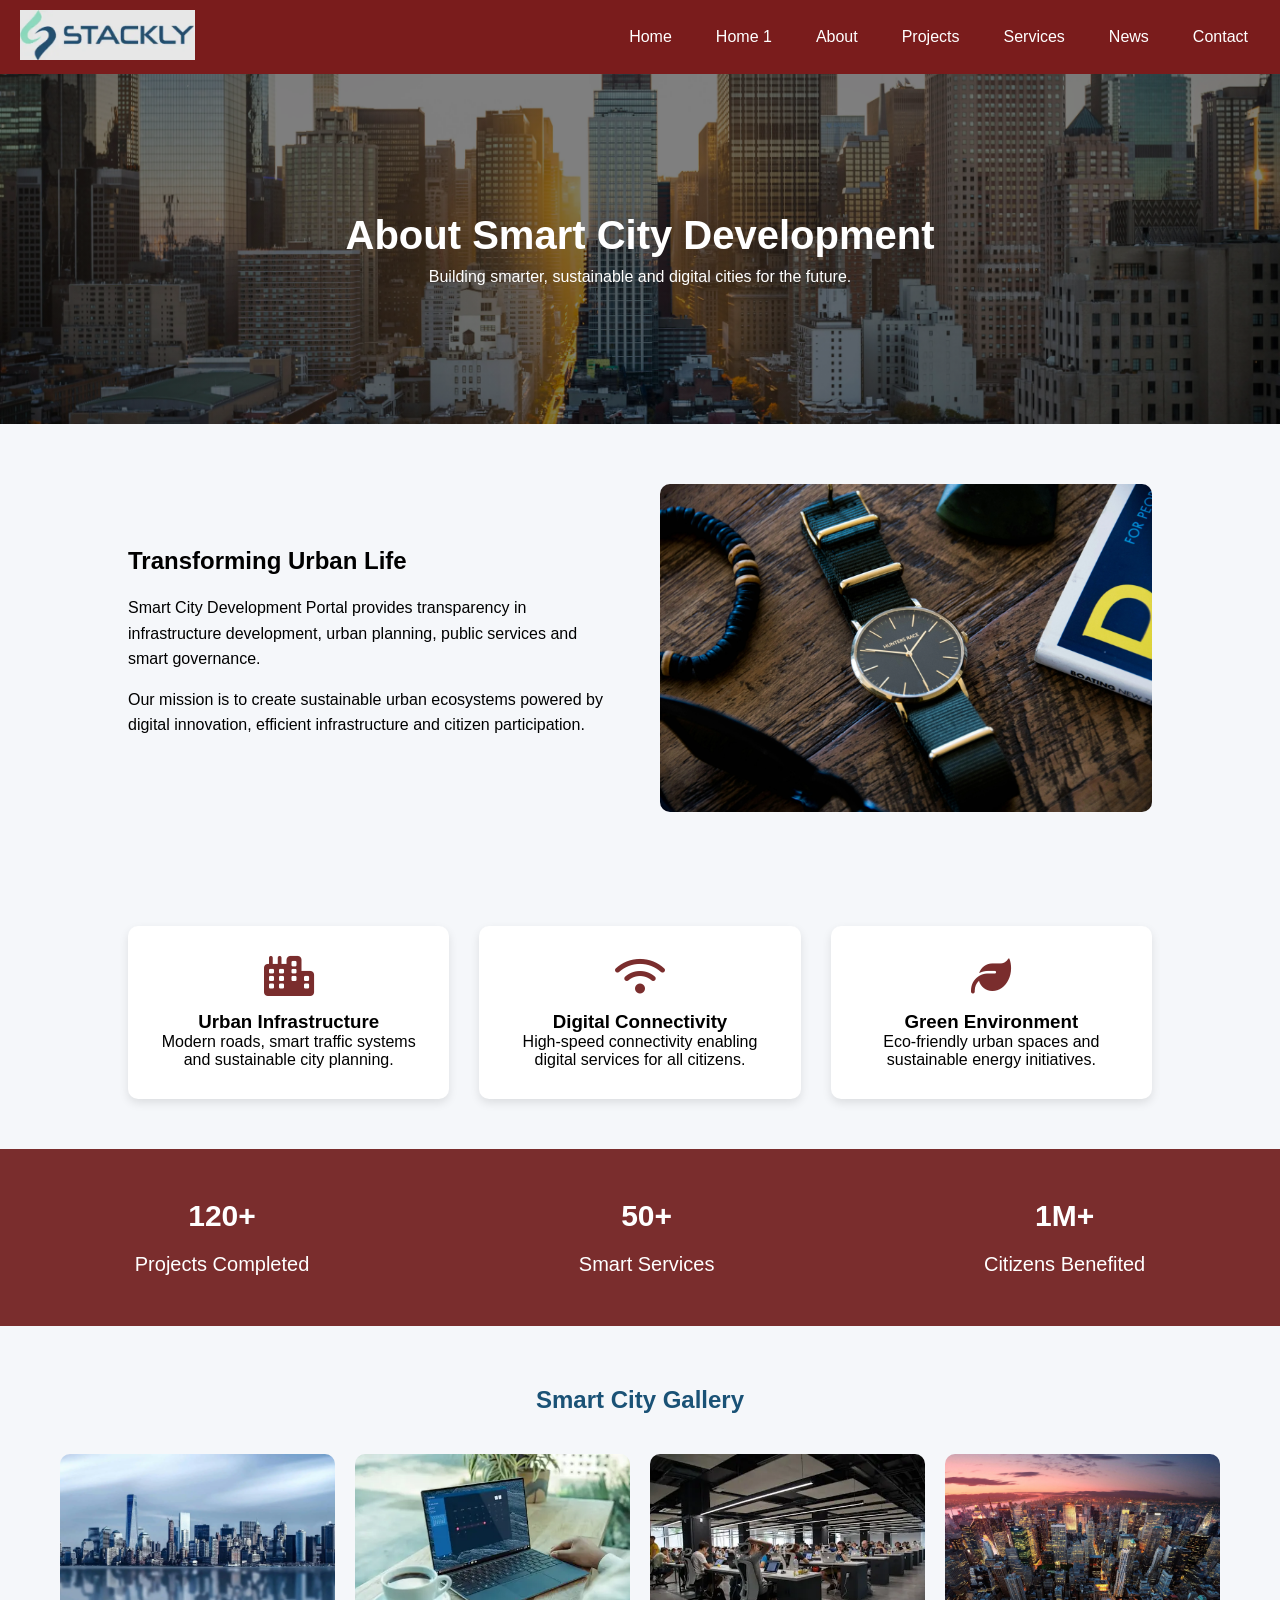
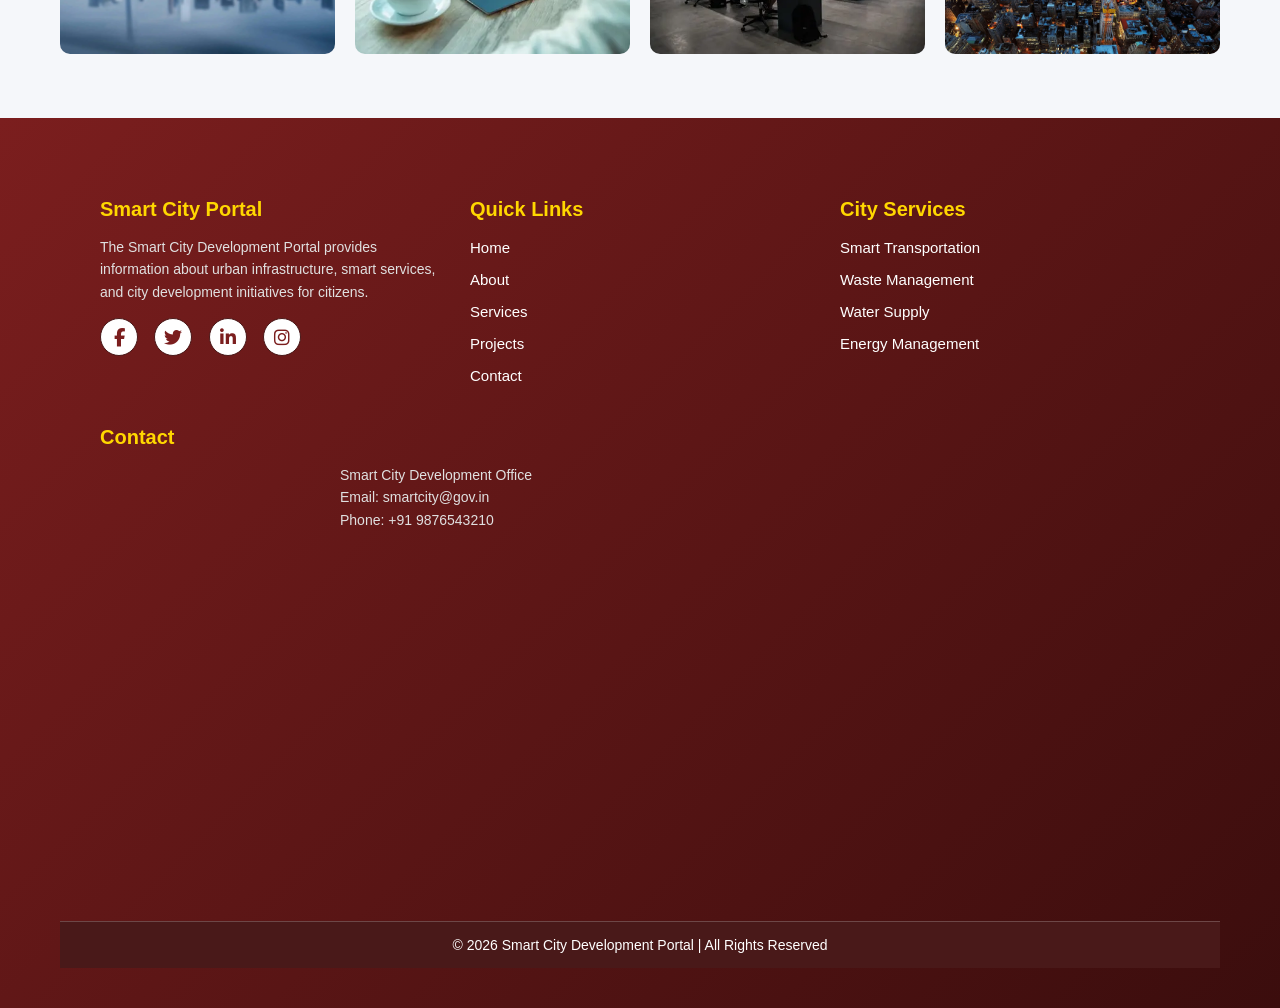
<file: about.html>
<!DOCTYPE html>
<html lang="en">
<head>
<link rel="stylesheet" href="footer.css">
<link rel="stylesheet" href="./news.css">
<link rel="stylesheet" href="header.css">
<script src="header.js" defer></script>
    <link rel="stylesheet"
href="https://cdnjs.cloudflare.com/ajax/libs/font-awesome/6.5.0/css/all.min.css">
    <link rel="stylesheet"
href="https://cdnjs.cloudflare.com/ajax/libs/font-awesome/6.5.0/css/all.min.css">

<meta charset="UTF-8">
<meta name="viewport" content="width=device-width, initial-scale=1.0">

<title>About - Smart City Portal</title>

<link rel="stylesheet" href="style.css">

<link rel="stylesheet"
href="https://cdnjs.cloudflare.com/ajax/libs/font-awesome/6.5.0/css/all.min.css">

</head>

<body>
<header class="top-header">

  <a href="about.html">
    <img src="./images/white-logo.webp" class="site-logo">
  </a>

  <ul class="main-menu" id="mainMenu">
    <li><a href="index.html">Home</a></li>
    <li><a href="home1.html">Home 1</a></li>
    <li><a href="about.html">About</a></li>
    <li><a href="projects.html">Projects</a></li>
    <li><a href="services.html">Services</a></li>
    <li><a href="news.html">News</a></li>
    <li><a href="contact.html">Contact</a></li>
  </ul>

  <div class="hamburger" onclick="openMenu()">
    <i class="fa-solid fa-bars"></i>
  </div>

</header>
<!-- HERO SECTION -->

<section class="about-hero">

<h1>About Smart City Development</h1>
<p>Building smarter, sustainable and digital cities for the future.</p>

</section>


<!-- ABOUT INFO -->

<section class="about-section">

<div class="about-text">

<h2>Transforming Urban Life</h2>

<p>
Smart City Development Portal provides transparency
in infrastructure development, urban planning,
public services and smart governance.
</p>

<p>
Our mission is to create sustainable urban
ecosystems powered by digital innovation,
efficient infrastructure and citizen participation.
</p>

</div>

<div class="about-img">

<img src="./images/photo-1508057198894-247b23fe5ade (4).webp">

</div>

</section>


<!-- FEATURES -->

<section class="features">

<div class="feature-card">

<i class="fa-solid fa-city"></i>

<h3>Urban Infrastructure</h3>

<p>
Modern roads, smart traffic systems and
sustainable city planning.
</p>

</div>


<div class="feature-card">

<i class="fa-solid fa-wifi"></i>

<h3>Digital Connectivity</h3>

<p>
High-speed connectivity enabling digital
services for all citizens.
</p>

</div>


<div class="feature-card">

<i class="fa-solid fa-leaf"></i>

<h3>Green Environment</h3>

<p>
Eco-friendly urban spaces and
sustainable energy initiatives.
</p>

</div>

</section>


<!-- STATISTICS -->

<section class="stats">

<div class="stat-box">

<h2>120+</h2>
<p>Projects Completed</p>

</div>

<div class="stat-box">

<h2>50+</h2>
<p>Smart Services</p>

</div>

<div class="stat-box">

<h2>1M+</h2>
<p>Citizens Benefited</p>

</div>

</section>
<!-- GALLERY -->

<section class="gallery-section">
    <h2>Smart City Gallery</h2>
    <div class="gallery-container">
        <div class="gallery-item">
            <img src="./images/serene-city-skyline-reflection-66v8v8839ok723z9.webp" alt="City 1">
        </div>
        <div class="gallery-item">
            <img src="./images/photo-1593642634315-48f5414c3ad9.webp" alt="City 2">
        </div>
        <div class="gallery-item">
            <img src="./images/photo-1504384308090-c894fdcc538d.webp" alt="City 3">
        </div>
        <div class="gallery-item">
            <img src="./images/492726.webp" alt="City 4">
        </div>
    </div>
</section>
<footer class="footer">

<div class="footer-container">

<!-- About -->
<div class="footer-box">
<h3>Smart City Portal</h3>
<p>
The Smart City Development Portal provides information
about urban infrastructure, smart services, and city
development initiatives for citizens.
</p>
<div class="footer-social">

<a href="404.html"><i class="fa-brands fa-facebook-f"></i></a>

<a href="404.html"><i class="fa-brands fa-twitter"></i></a>

<a href="404.html"><i class="fa-brands fa-linkedin-in"></i></a>

<a href="404.html"><i class="fa-brands fa-instagram"></i></a>

</div>

</div>
<!-- Quick Links -->

<div class="footer-box">

<h3>Quick Links</h3>

<ul>
<li><a href="index.html">Home</a></li>
<li><a href="about.html">About</a></li>
<li><a href="services.html">Services</a></li>
<li><a href="projects.html">Projects</a></li>
<li><a href="contact.html">Contact</a></li>
</ul>

</div>


<!-- Services -->

<div class="footer-box">

<h3>City Services</h3>

<ul>
<li><a href="#">Smart Transportation</a></li>
<li><a href="#">Waste Management</a></li>
<li><a href="#">Water Supply</a></li>
<li><a href="#">Energy Management</a></li>
</ul>

</div>


<!-- Contact -->

<div class="footer-box">

<h3>Contact</h3>

<p>Smart City Development Office</p>
<p>Email: smartcity@gov.in</p>
<p>Phone: +91 9876543210</p>

</div>

</div>

<div class="map-container">
    <iframe 
    src="https://maps.google.com/maps?q=Hyderabad%20India&output=embed">
    </iframe>
</div>
<div class="footer-bottom">

<p>© 2026 Smart City Development Portal | All Rights Reserved</p>

</div>

</footer>

<script>
function openMenu(){
  document.getElementById("mainMenu").classList.toggle("show");
}
</script>
</body>
</html>
</file>
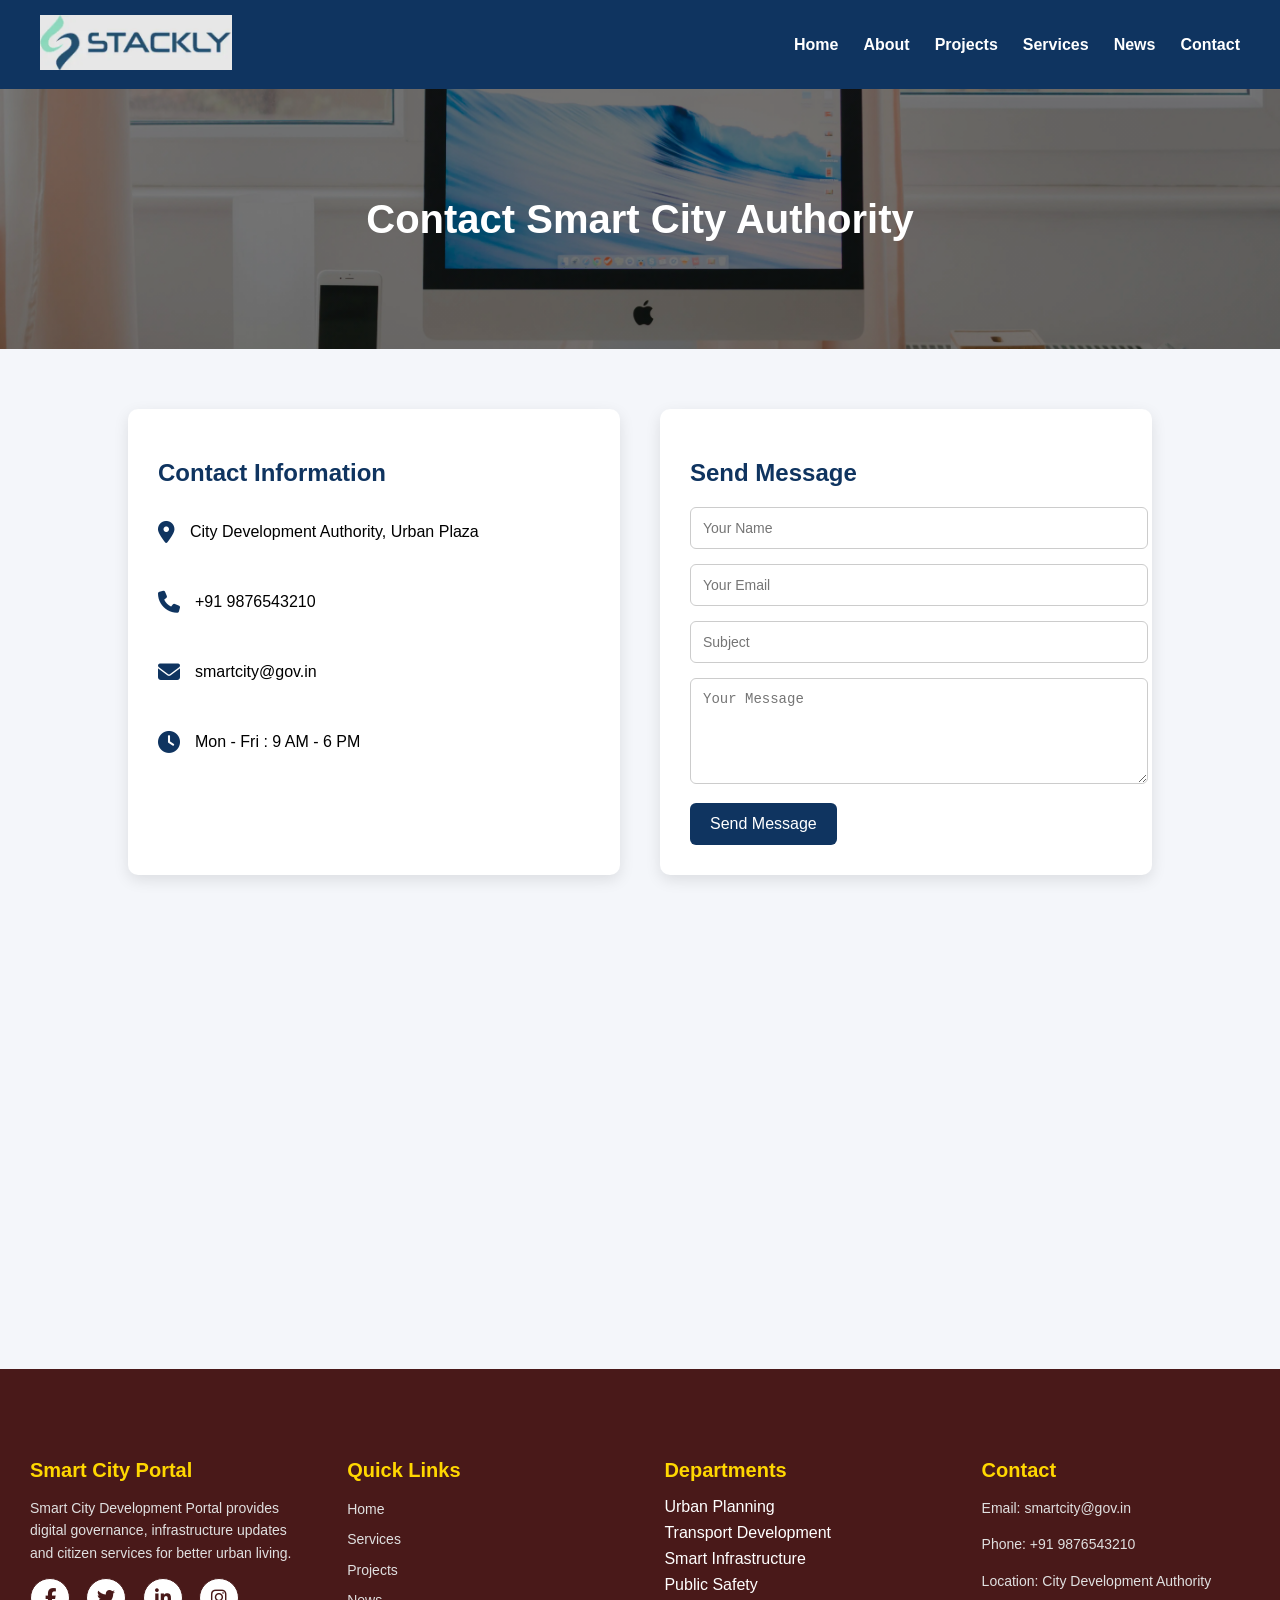
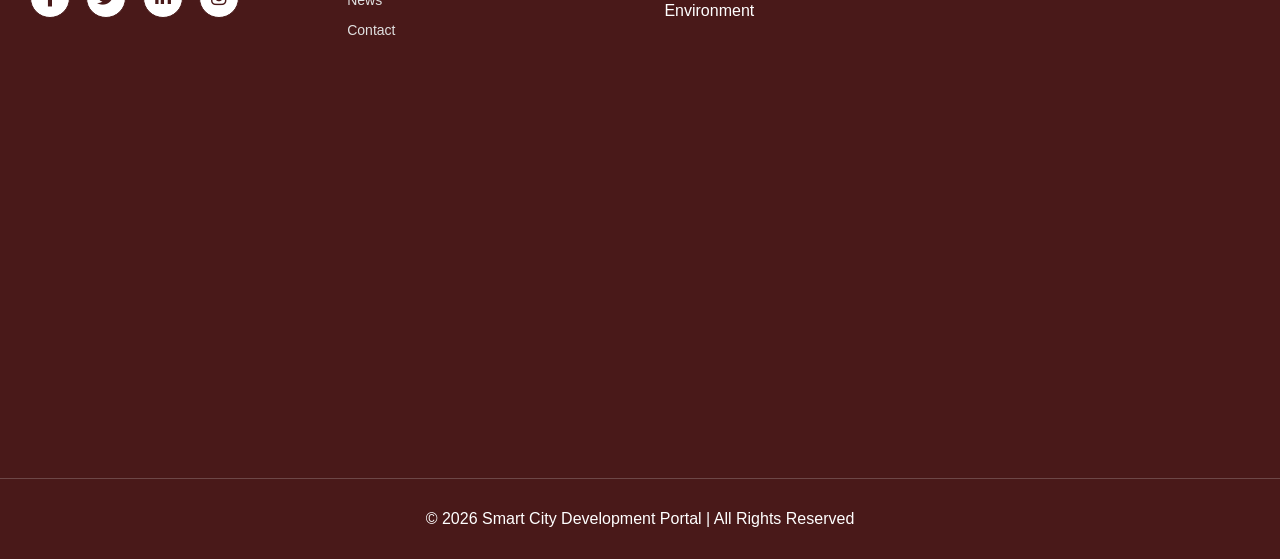
<file: contact.html>
<!DOCTYPE html>
<html>
<head>
   <link rel="stylesheet" href="header.css">
<script src="header.js" defer></script>

    <link rel="stylesheet" href="footer.css">
<link rel="stylesheet" href="./news.css">
<link rel="stylesheet"
href="https://cdnjs.cloudflare.com/ajax/libs/font-awesome/6.5.0/css/all.min.css">
<title>Contact - Smart City Development Portal</title>

<meta name="viewport" content="width=device-width, initial-scale=1.0">

<link rel="stylesheet"
href="https://cdnjs.cloudflare.com/ajax/libs/font-awesome/6.5.0/css/all.min.css">

<style>

body{
margin:0;
font-family:Arial;
background:#f4f6fa;
}


/* HEADER */

header{
background:#0f3460;
color:white;
padding:20px;
text-align:center;
}

nav a{
color:white;
margin:12px;
text-decoration:none;
font-weight:bold;
}

nav a:hover{
color:#ffcc00;
}


/* HERO */

.contact-hero{
height:260px;
background:linear-gradient(rgba(0,0,0,0.5),rgba(0,0,0,0.5)),
url("./images/photo-1492724441997-5dc865305da7.webp");
background-size:cover;
background-position:center;
display:flex;
align-items:center;
justify-content:center;
color:white;
font-size:40px;
font-weight:bold;
}


/* CONTACT SECTION */

.contact-container{
display:grid;
grid-template-columns:1fr 1fr;
gap:40px;
padding:60px 10%;
}


/* CONTACT INFO */

.contact-info{
background:white;
padding:30px;
border-radius:10px;
box-shadow:0 5px 15px rgba(0,0,0,0.1);
}

.contact-info h2{
color:#0f3460;
margin-bottom:20px;
}

.info-box{
display:flex;
align-items:center;
margin-bottom:20px;
}

.info-box i{
font-size:22px;
color:#0f3460;
margin-right:15px;
}


/* FORM */

.contact-form{
background:white;
padding:30px;
border-radius:10px;
box-shadow:0 5px 15px rgba(0,0,0,0.1);
}

.contact-form h2{
color:#0f3460;
margin-bottom:20px;
}

.contact-form input,
.contact-form textarea{
width:100%;
padding:12px;
margin-bottom:15px;
border-radius:6px;
border:1px solid #ccc;
font-size:14px;
}

.contact-form button{
background:#0f3460;
color:white;
padding:12px 20px;
border:none;
border-radius:6px;
cursor:pointer;
font-size:16px;
transition:0.3s;
}

.contact-form button:hover{
background:#ffcc00;
color:black;
}


/* MAP */

.map{
padding:40px 10%;
}

.map iframe{
width:100%;
height:350px;
border:none;
border-radius:10px;
}


/* FOOTER */

.footer{
background:rgb(73,25,25);
padding-top:40px;
color:white;
}

.footer-container{
display:flex;
justify-content:space-between;
padding:30px;
flex-wrap:wrap;
}

.footer-box{
width:22%;
}

.footer-box h3{
margin-bottom:15px;
}

.footer-box p,
.footer-box a{
color:#e0e0e0;
font-size:14px;
line-height:1.6;
text-decoration:none;
}

.footer-box ul{
list-style:none;
padding:0;
}

.footer-box ul li{
margin-bottom:8px;
}

.footer-social a{
display:inline-block;
margin-right:12px;
font-size:18px;
width:38px;
height:38px;
text-align:center;
line-height:38px;
border-radius:50%;
background:white;
color:rgb(73,25,25);
border:1px solid rgb(73,25,25);
transition:0.3s;
}

.footer-social a:hover{
transform:translateY(-5px);
}

.footer-bottom{
text-align:center;
background:rgb(73,25,25);
padding:15px 0;
margin-top:20px;
}


/* RESPONSIVE */

@media(max-width:900px){

.contact-container{
grid-template-columns:1fr;
}

.footer-box{
width:45%;
margin-bottom:20px;
}

}

@media(max-width:500px){

.footer-box{
width:100%;
}

.contact-hero{
font-size:28px;
}

}

</style>

</head>


<body>

<header class="top-header">

<a href="contact.html">
<img src="./images/white-logo.webp" class="site-logo">
</a>

<ul class="main-menu" id="mainMenu">

<li><a href="index.html">Home</a></li>
<li><a href="about.html">About</a></li>
<li><a href="projects.html">Projects</a></li>
<li><a href="services.html">Services</a></li>
<li><a href="news.html">News</a></li>
<li><a href="contact.html">Contact</a></li>

</ul>

<div class="hamburger" onclick="openMenu()">
<i class="fa-solid fa-bars"></i>
</div>

</header>


<div class="contact-hero">

Contact Smart City Authority

</div>



<section class="contact-container">


<div class="contact-info">

<h2>Contact Information</h2>

<div class="info-box">

<i class="fa-solid fa-location-dot"></i>

<p>City Development Authority, Urban Plaza</p>

</div>


<div class="info-box">

<i class="fa-solid fa-phone"></i>

<p>+91 9876543210</p>

</div>


<div class="info-box">

<i class="fa-solid fa-envelope"></i>

<p>smartcity@gov.in</p>

</div>


<div class="info-box">

<i class="fa-solid fa-clock"></i>

<p>Mon - Fri : 9 AM - 6 PM</p>

</div>

</div>



<div class="contact-form">

<h2>Send Message</h2>

<form>

<input type="text" placeholder="Your Name" required>

<input type="email" placeholder="Your Email" required>

<input type="text" placeholder="Subject">

<textarea rows="5" placeholder="Your Message"></textarea>

<button type="submit">Send Message</button>

</form>

</div>


</section>



<section class="map">

<iframe
src="https://maps.google.com/maps?q=hyderabad&t=&z=13&ie=UTF8&iwloc=&output=embed">
</iframe>

</section>



<footer class="footer">

<div class="footer-container">


<div class="footer-box">

<h3>Smart City Portal</h3>

<p>
Smart City Development Portal provides digital governance,
infrastructure updates and citizen services for better urban living.
</p>

<div class="footer-social">

<a href="404.html"><i class="fa-brands fa-facebook-f"></i></a>

<a href="404.html"><i class="fa-brands fa-twitter"></i></a>

<a href="404.html"><i class="fa-brands fa-linkedin-in"></i></a>

<a href="404.html"><i class="fa-brands fa-instagram"></i></a>

</div>

</div>



<div class="footer-box">

<h3>Quick Links</h3>

<ul>

<li><a href="index.html">Home</a></li>

<li><a href="services.html">Services</a></li>

<li><a href="projects.html">Projects</a></li>

<li><a href="news.html">News</a></li>

<li><a href="contact.html">Contact</a></li>

</ul>

</div>



<div class="footer-box">

<h3>Departments</h3>

<ul>

<li>Urban Planning</li>

<li>Transport Development</li>

<li>Smart Infrastructure</li>

<li>Public Safety</li>

<li>Environment</li>

</ul>

</div>



<div class="footer-box">

<h3>Contact</h3>

<p>Email: smartcity@gov.in</p>

<p>Phone: +91 9876543210</p>

<p>Location: City Development Authority</p>

</div>


</div>

<div class="map-container">
    <iframe 
    src="https://maps.google.com/maps?q=Hyderabad%20India&output=embed">
    </iframe>
</div>
<div class="footer-bottom">

<p>© 2026 Smart City Development Portal | All Rights Reserved</p>

</div>

</footer>

<script>
function openMenu(){
document.getElementById("mainMenu").classList.toggle("show");
}
</script>
</body>
</html>
</file>
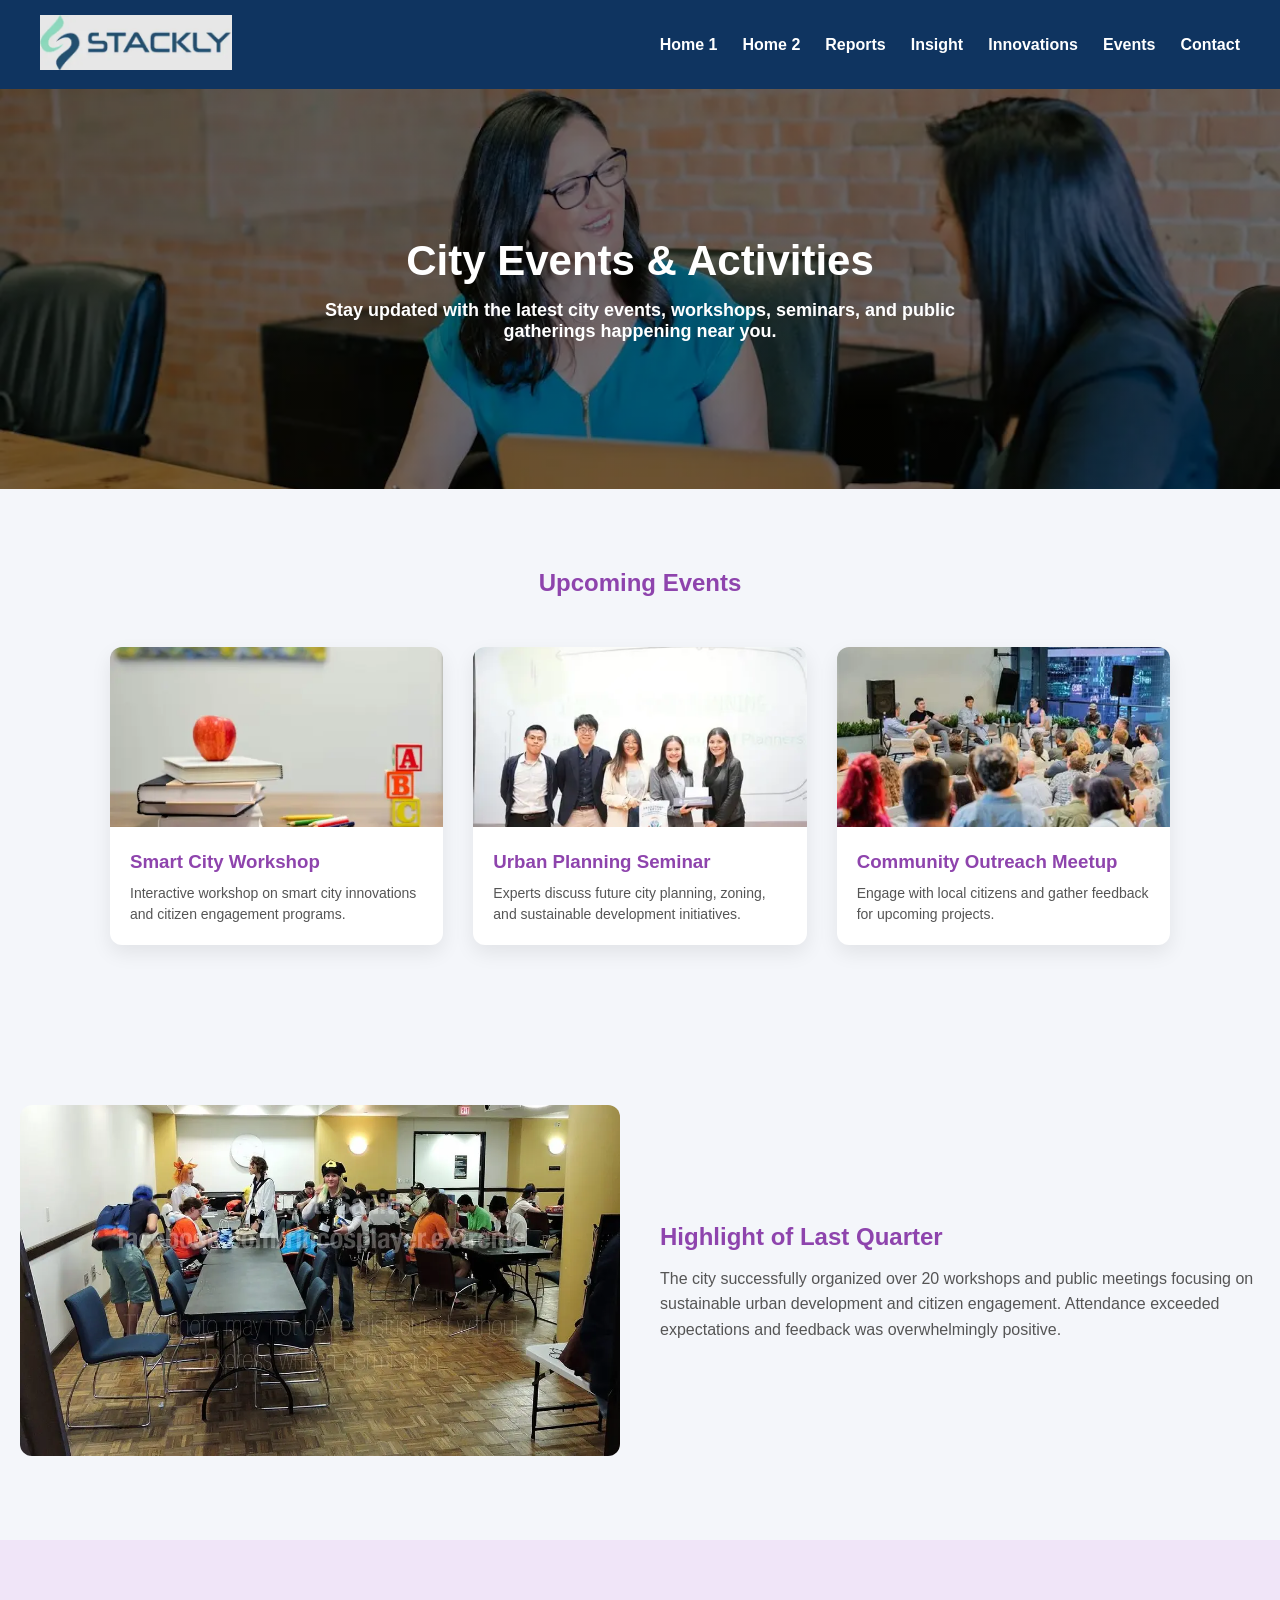
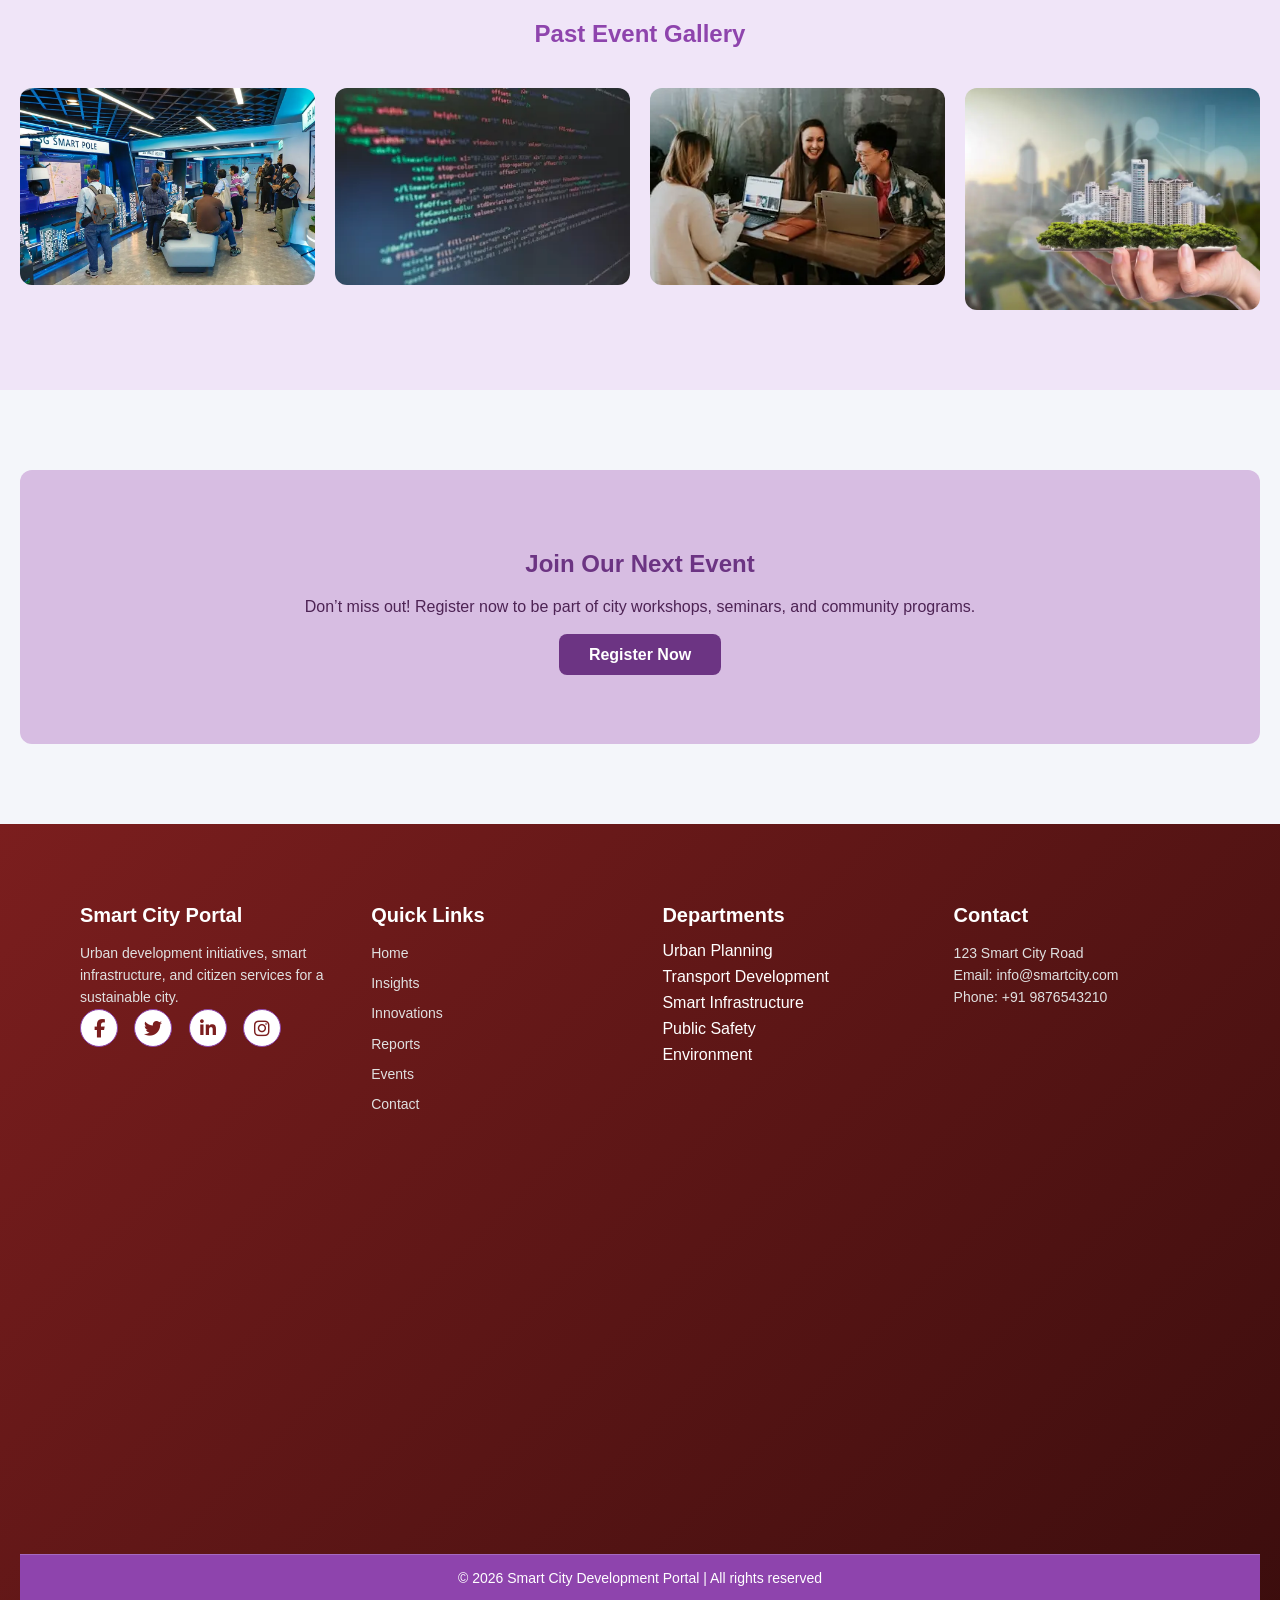
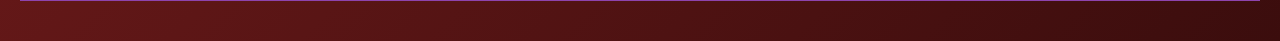
<file: events.html>
<!DOCTYPE html>
<html lang="en">
<head>
<meta charset="UTF-8">
<meta name="viewport" content="width=device-width, initial-scale=1.0">
<title>Events - Smart City Portal</title>

<link rel="stylesheet" href="header.css">
<script src="header.js" defer></script>
<link rel="stylesheet" href="./news.css">
<link rel="stylesheet" href="footer.css">
<link rel="stylesheet"
href="https://cdnjs.cloudflare.com/ajax/libs/font-awesome/6.5.0/css/all.min.css">
<link rel="stylesheet" href="https://cdnjs.cloudflare.com/ajax/libs/font-awesome/6.5.0/css/all.min.css">
<style>
/* ===== GLOBAL ===== */
*{margin:0;padding:0;box-sizing:border-box;font-family:"Poppins",sans-serif;}
body{background:#f4f6fa;color:#333;}
a{text-decoration:none;color:inherit;}
ul{list-style:none;}

/* ===== HEADER ===== */
header{
  display:flex; justify-content:space-between; align-items:center;
  padding:18px 40px; background:#8e44ad; color:white; /* unique Events page color */
}
header img{height:60px;}
nav a{margin:0 15px; font-weight:bold; color:white; transition:0.3s;}
nav a:hover{color:#ffcc00;}
.menu-toggle{display:none; font-size:28px; cursor:pointer;}

/* ===== HERO ===== */
.hero{
  height:400px; display:flex; flex-direction:column; align-items:center; justify-content:center; text-align:center;
  background: linear-gradient(rgba(0,0,0,0.5), rgba(0,0,0,0.5)), 
              url('./images/photo-1551836022-d5d88e9218df.webp');
  background-size:cover; background-position:center; color:white;
}
.hero h1{font-size:42px; margin-bottom:15px; animation:slideDown 1s;}
.hero p{font-size:18px; max-width:700px; animation:fadeIn 2s;}
@keyframes slideDown{from{opacity:0; transform:translateY(-50px);}to{opacity:1; transform:translateY(0);}}
@keyframes fadeIn{from{opacity:0;}to{opacity:1;}}

/* ===== SECTION: UPCOMING EVENTS ===== */
.upcoming-events{padding:80px 20px; max-width:1100px; margin:auto;}
.upcoming-events h2{text-align:center; color:#8e44ad; margin-bottom:50px;}
.event-grid{display:grid; grid-template-columns:repeat(auto-fit,minmax(250px,1fr)); gap:30px;}
.event-card{background:white; border-radius:12px; overflow:hidden; box-shadow:0 8px 20px rgba(0,0,0,0.08); transition:transform 0.3s;}
.event-card:hover{transform:translateY(-6px);}
.event-card img{width:100%; height:180px; object-fit:cover;}
.event-card .event-info{padding:20px;}
.event-card .event-info h3{color:#8e44ad; margin-bottom:10px;}
.event-card .event-info p{color:#555; font-size:14px; line-height:1.5;}

/* ===== SECTION: EVENT HIGHLIGHTS ===== */
.highlights{display:flex; gap:40px; padding:80px 20px; flex-wrap:wrap; align-items:center;}
.highlight-img{flex:1 1 45%;}
.highlight-img img{width:100%; border-radius:12px;}
.highlight-text{flex:1 1 45%;}
.highlight-text h2{color:#8e44ad; margin-bottom:15px;}
.highlight-text p{color:#555; line-height:1.6;}

/* ===== SECTION: PAST EVENTS GALLERY ===== */
.gallery{padding:80px 20px; background:#f0e5f8;}
.gallery h2{text-align:center; color:#8e44ad; margin-bottom:40px;}
.gallery-grid{display:grid; grid-template-columns:repeat(auto-fit,minmax(200px,1fr)); gap:20px;}
.gallery-grid img{width:100%; border-radius:12px; transition:0.3s;}
.gallery-grid img:hover{transform:scale(1.05);}

/* ===== SECTION: EVENT CTA ===== */
.cta-section{
  padding:80px 20px; text-align:center; background:#d7bde2; border-radius:12px; margin:80px 20px;
}
.cta-section h2{color:#6c3483; margin-bottom:20px;}
.cta-section p{color:#4d2354; margin-bottom:30px; font-size:16px;}
.cta-section a{
  background:#6c3483; color:white; padding:12px 30px; border-radius:8px; font-weight:bold; transition:0.3s;
}
.cta-section a:hover{background:#ffcc00; color:#1a1a1a;}

/* ===== FOOTER ===== */
footer{
  background:#8e44ad; color:white; padding:40px 20px;
}
.footer-container{
  display:flex; justify-content:space-between; flex-wrap:wrap; max-width:1200px; margin:auto; gap:30px;
}
.footer-box h3{font-size:20px; margin-bottom:15px; color:white;}
.footer-box p,.footer-box a{font-size:14px; color:#e0e0e0; line-height:1.6;}
.footer-box ul li{margin-bottom:8px;}
.footer-box ul li a:hover{color:#ffcc00;}
.footer-social a{
  display:inline-block;margin-right:12px;font-size:18px;width:38px;height:38px;text-align:center;line-height:38px;
  border-radius:50%;background:white;color:#8e44ad;border:1px solid #8e44ad;transition:0.3s;
}
.footer-social a:hover{background:#8e44ad;color:white;transform:translateY(-5px);}
.footer-bottom{text-align:center;background:#8e44ad;padding:15px 0;margin-top:20px;font-size:14px;}

/* RESPONSIVE */
@media(max-width:900px){
  .highlights{flex-direction:column;}
}
</style>
</head>
<body>

<!-- HEADER -->
<header class="top-header">

  <a href="events.html">
    <img src="./images/white-logo.webp" class="site-logo">
  </a>

  <ul class="main-menu" id="mainMenu">
    <li><a href="home1.html">Home 1</a></li>
    <li><a href="home2.html">Home 2</a></li>
    <li><a href="reports.html">Reports</a></li>
    <li><a href="insight.html">Insight</a></li>
    <li><a href="invocations.html">Innovations</a></li>
    <li><a href="events.html">Events</a></li>
    <li><a href="contact.html">Contact</a></li>
  </ul>

  <div class="hamburger" onclick="openMenu()">
    <i class="fa-solid fa-bars"></i>
  </div>

</header>
<!-- HERO -->
<div class="hero">
    <h1>City Events & Activities</h1>
    <p>Stay updated with the latest city events, workshops, seminars, and public gatherings happening near you.</p>
</div>

<!-- SECTION 1: UPCOMING EVENTS -->
<section class="upcoming-events">
    <h2>Upcoming Events</h2>
    <div class="event-grid">
        <div class="event-card">
            <img src="./images/photo-1503676260728-1c00da094a0b.webp" alt="Event 1">
            <div class="event-info">
                <h3>Smart City Workshop</h3>
                <p>Interactive workshop on smart city innovations and citizen engagement programs.</p>
            </div>
        </div>
        <div class="event-card">
            <img src="./images/OIP (1).webp" alt="Event 2">
            <div class="event-info">
                <h3>Urban Planning Seminar</h3>
                <p>Experts discuss future city planning, zoning, and sustainable development initiatives.</p>
            </div>
        </div>
        <div class="event-card">
            <img src="./images/11 (1).webp" alt="Event 3">
            <div class="event-info">
                <h3>Community Outreach Meetup</h3>
                <p>Engage with local citizens and gather feedback for upcoming projects.</p>
            </div>
        </div>
    </div>
</section>

<!-- SECTION 2: EVENT HIGHLIGHTS -->
<section class="highlights">
    <div class="highlight-img">
        <img src="./images/12.webp" alt="Highlight">
    </div>
    <div class="highlight-text">
        <h2>Highlight of Last Quarter</h2>
        <p>The city successfully organized over 20 workshops and public meetings focusing on sustainable urban development and citizen engagement. Attendance exceeded expectations and feedback was overwhelmingly positive.</p>
    </div>
</section>

<!-- SECTION 3: PAST EVENTS GALLERY -->
<section class="gallery">
    <h2>Past Event Gallery</h2>
    <div class="gallery-grid">
        <img src="./images/13.webp" alt="Past Event 1">
        <img src="./images/14.webp" alt="Past Event 2">
        <img src="./images/15.webp" alt="Past Event 3">
        <img src="./images/History-of-smart-cities.webp" alt="Past Event 4">
    </div>
</section>

<!-- SECTION 4: EVENT CTA -->
<section class="cta-section">
    <h2>Join Our Next Event</h2>
    <p>Don’t miss out! Register now to be part of city workshops, seminars, and community programs.</p>
    <a href="#">Register Now</a>
</section>
<style>

.footer{
background:linear-gradient(135deg,#7b1e1e,#3b0d0d);
color:white;
padding-top:40px;
font-family:Arial;
}

.footer-container{
display:flex;
justify-content:space-between;
flex-wrap:wrap;
padding:40px;
}

.footer-box{
width:22%;
}

.footer-box h3{
margin-bottom:15px;
}

.footer-box p,
.footer-box a{
color:#e0e0e0;
font-size:14px;
line-height:1.6;
text-decoration:none;
}

.footer-box ul{
list-style:none;
padding:0;
}

.footer-box ul li{
margin-bottom:8px;
}

.footer-social a{
display:inline-block;
margin-right:12px;
font-size:18px;
width:38px;
height:38px;
text-align:center;
line-height:38px;
border-radius:50%;
background:white;
color:#7b1e1e;
transition:0.3s;
}

.footer-social a:hover{
transform:translateY(-5px);
}

.footer-bottom{
text-align:center;
padding:15px 0;
border-top:1px solid rgba(255,255,255,0.2);
margin-top:20px;
}

@media(max-width:900px){
.footer-box{
width:45%;
margin-bottom:25px;
}
}

@media(max-width:500px){
.footer-box{
width:100%;
}
}

</style>


<footer class="footer">

<div class="footer-container">

<div class="footer-box">
<h3>Smart City Portal</h3>
<p>
Urban development initiatives, smart infrastructure,
and citizen services for a sustainable city.
</p>

<div class="footer-social">

<a href="404.html"><i class="fa-brands fa-facebook-f"></i></a>

<a href="404.html"><i class="fa-brands fa-twitter"></i></a>

<a href="404.html"><i class="fa-brands fa-linkedin-in"></i></a>

<a href="404.html"><i class="fa-brands fa-instagram"></i></a>

</div>
</div>


<div class="footer-box">
<h3>Quick Links</h3>
<ul>
<li><a href="home2.html">Home</a></li>
<li><a href="insights.html">Insights</a></li>
<li><a href="innovations.html">Innovations</a></li>
<li><a href="reports.html">Reports</a></li>
<li><a href="events.html">Events</a></li>
<li><a href="contact.html">Contact</a></li>
</ul>
</div>


<div class="footer-box">
<h3>Departments</h3>
<ul>
<li>Urban Planning</li>
<li>Transport Development</li>
<li>Smart Infrastructure</li>
<li>Public Safety</li>
<li>Environment</li>
</ul>
</div>


<div class="footer-box">
<h3>Contact</h3>
<p>123 Smart City Road</p>
<p>Email: info@smartcity.com</p>
<p>Phone: +91 9876543210</p>
</div>

</div>
<div class="map-container">
    <iframe 
    src="https://maps.google.com/maps?q=Hyderabad%20India&output=embed">
    </iframe>
</div>
<div class="footer-bottom">
© 2026 Smart City Development Portal | All rights reserved
</div>

</footer>
<script>
function openMenu(){
  document.getElementById("mainMenu").classList.toggle("show");
}
</script>
</body>
</html>
</file>
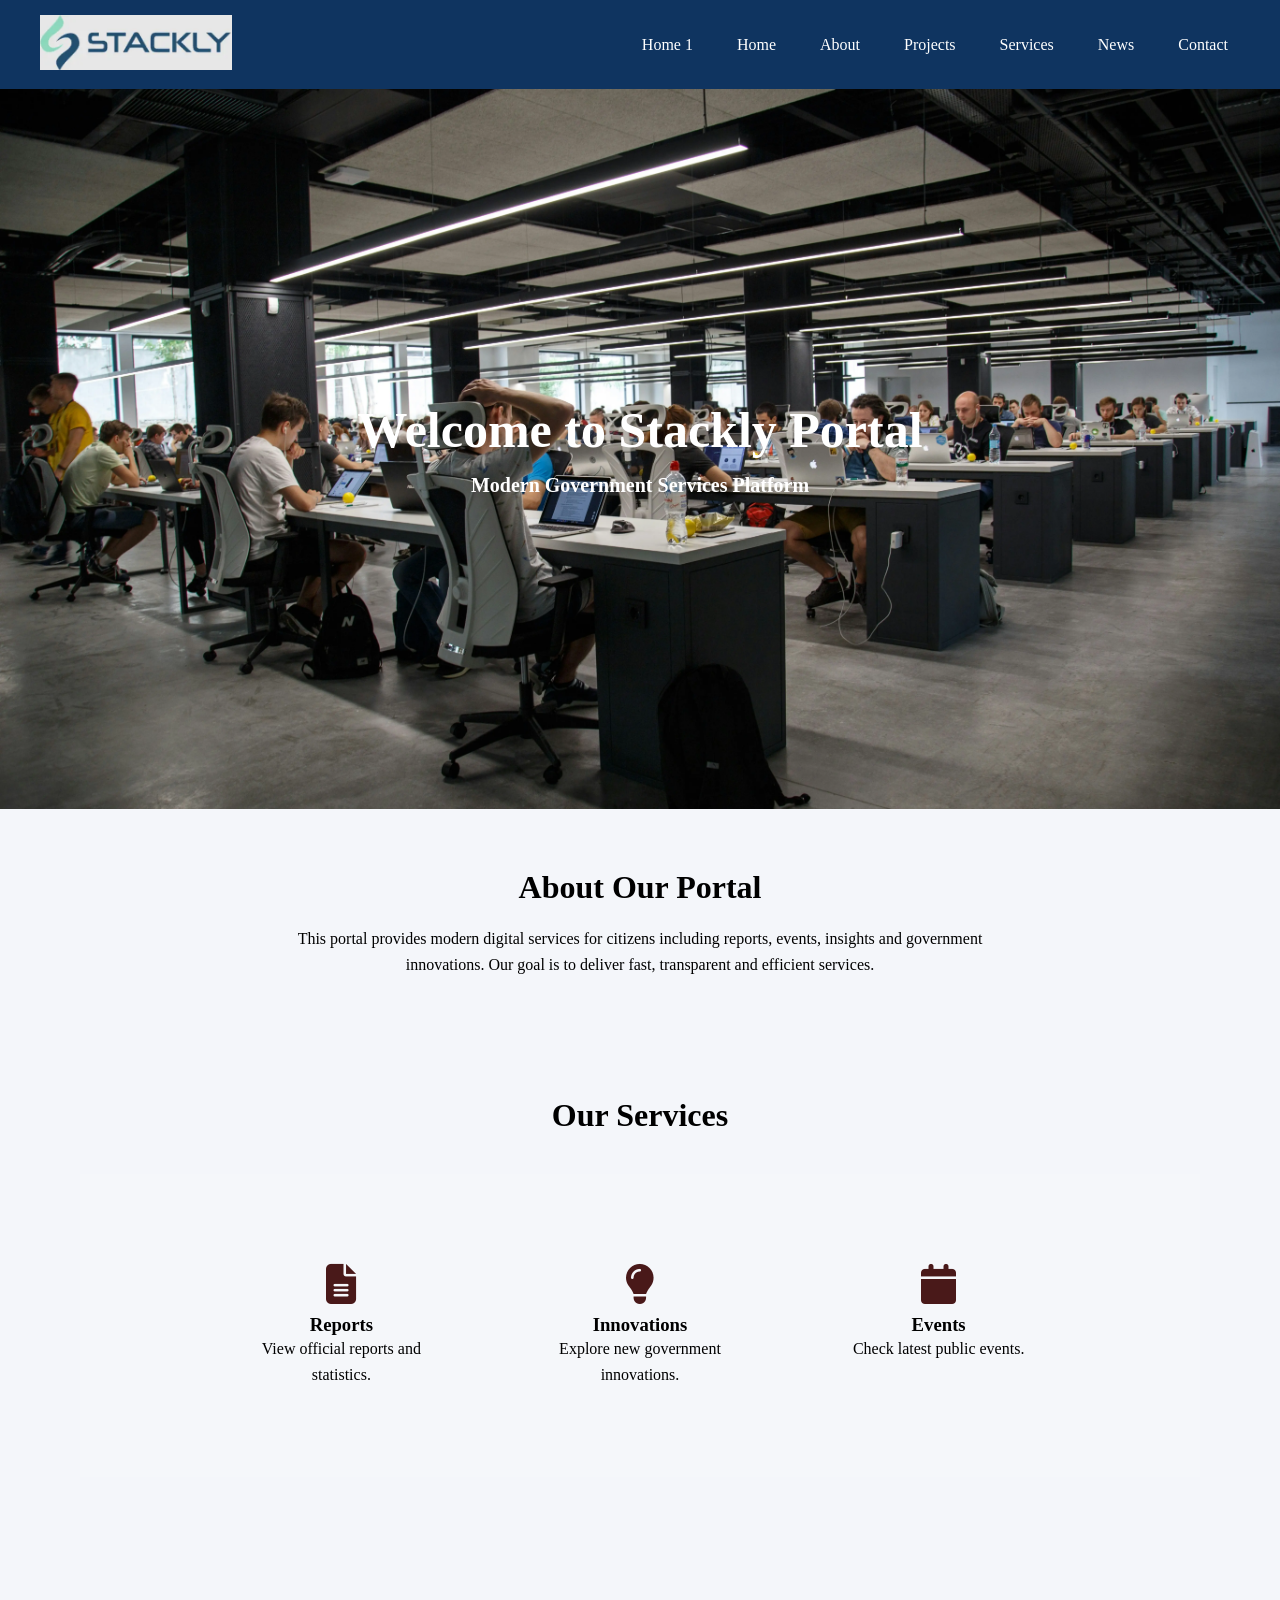
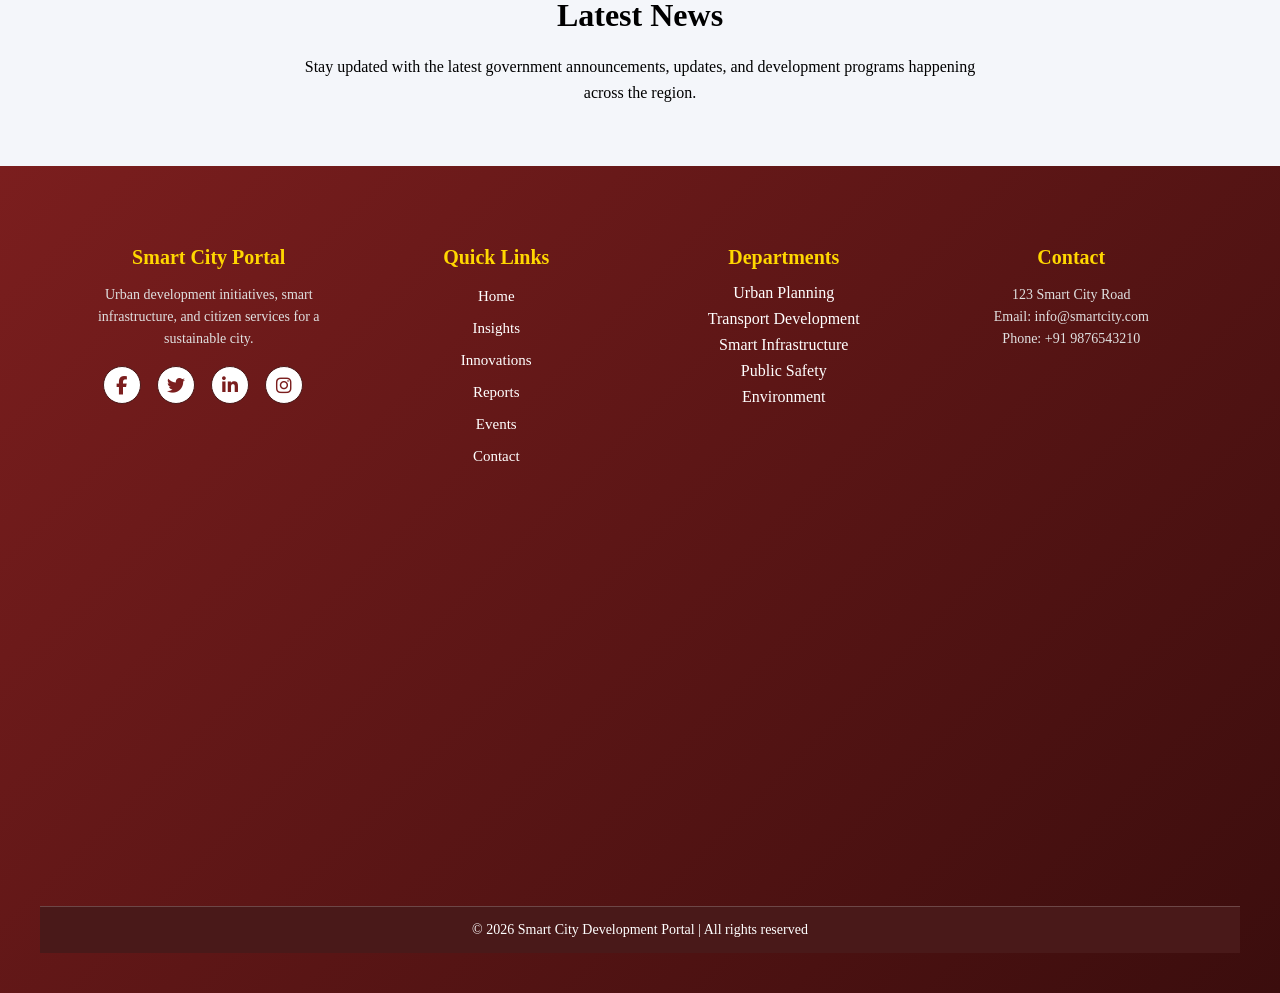
<file: home1.html>
<!DOCTYPE html>
<html lang="en">
<head>
<meta charset="UTF-8">
<meta name="viewport" content="width=device-width, initial-scale=1.0">
<title>Home 1</title>
<link rel="stylesheet" href="header.css">
<script src="header.js" defer></script>
<link rel="stylesheet" href="footer.css">
<link rel="stylesheet" href="./style.css">
<link rel="stylesheet" href="https://cdnjs.cloudflare.com/ajax/libs/font-awesome/6.5.0/css/all.min.css">
<link rel="stylesheet" href="./news.css">

<style>

/* GLOBAL */
*{
margin:0;
padding:0;
box-sizing:border-box;
font-family:Poppins;
}

/* HEADER */

.header{
display:flex;
justify-content:space-between;
align-items:center;
padding:15px 40px;
background:rgb(73,25,25);
position:relative;
}

.logo img{
height:60px;
}

.navbar{
display:flex;
gap:20px;
}

.navbar a{
color:white;
text-decoration:none;
font-size:16px;
}

.navbar a:hover{
color:gold;
}

.menu-toggle{
display:none;
font-size:28px;
color:white;
cursor:pointer;
}

/* HERO */

.hero{
height:80vh;
background:url("./images/16.webp") center/cover no-repeat;
display:flex;
align-items:center;
justify-content:center;
text-align:center;
color:white;
}

.hero h1{
font-size:50px;
margin-bottom:15px;
}

.hero p{
font-size:20px;
}

/* SECTION */

.section{
padding:60px 80px;
text-align:center;
}

.section h2{
margin-bottom:20px;
font-size:32px;
}

.section p{
max-width:700px;
margin:auto;
line-height:1.6;
}

/* SERVICES */

.services{
display:flex;
justify-content:space-around;
margin-top:40px;
flex-wrap:wrap;
}

.service{
width:250px;
padding:20px;
}

.service i{
font-size:40px;
color:rgb(73,25,25);
margin-bottom:10px;
}

/* FOOTER */

.footer{
background:rgb(73,25,25);
color:white;
padding:40px;
text-align:center;
}

/* MOBILE */

@media(max-width:900px){

.navbar{
display:none;
flex-direction:column;
background:rgb(73,25,25);
position:absolute;
top:70px;
right:0;
width:220px;
padding:20px;
max-height:60vh;
overflow-y:auto;
}

.navbar.active{
display:flex;
}

.menu-toggle{
display:block;
}

.hero h1{
font-size:32px;
}

.section{
padding:40px 20px;
}

}

</style>
</head>

<body>

<!-- HEADER -->
<header class="top-header">
    <a href="home1.html">
        <img src="./images/white-logo.webp" class="site-logo">
    </a>

    <ul class="main-menu" id="mainMenu">
        <li><a href="home1.html">Home 1</a></li>
         <li><a href="index.html">Home</a></li>
        <li><a href="about.html">About</a></li>
        <li><a href="projects.html">Projects</a></li>
        <li><a href="services.html">Services</a></li>
        <li><a href="news.html">News</a></li>
        <li><a href="contact.html">Contact</a></li>
    </ul>

    <div class="hamburger" onclick="openMenu()">
        <i class="fa-solid fa-bars"></i>
    </div>
</header>

<script>
function openMenu(){
    document.getElementById("mainMenu").classList.toggle("show");
}
</script>
<!-- HERO -->

<section class="hero">

<div>
<h1>Welcome to Stackly Portal</h1>
<p>Modern Government Services Platform</p>
</div>

</section>

<!-- ABOUT SECTION -->

<section class="section">

<h2>About Our Portal</h2>

<p>
This portal provides modern digital services for citizens including reports,
events, insights and government innovations. Our goal is to deliver fast,
transparent and efficient services.
</p>

</section>

<!-- SERVICES SECTION -->

<section class="section">

<h2>Our Services</h2>

<div class="services">

<div class="service">
<i class="fa-solid fa-file-lines"></i>
<h3>Reports</h3>
<p>View official reports and statistics.</p>
</div>

<div class="service">
<i class="fa-solid fa-lightbulb"></i>
<h3>Innovations</h3>
<p>Explore new government innovations.</p>
</div>

<div class="service">
<i class="fa-solid fa-calendar"></i>
<h3>Events</h3>
<p>Check latest public events.</p>
</div>

</div>

</section>

<!-- NEWS SECTION -->

<section class="section">

<h2>Latest News</h2>

<p>
Stay updated with the latest government announcements, updates,
and development programs happening across the region.
</p>

</section>

<!-- FOOTER -->

<style>

.footer{
background:linear-gradient(135deg,#7b1e1e,#3b0d0d);
color:white;
padding-top:40px;
font-family:Arial;
}

.footer-container{
display:flex;
justify-content:space-between;
flex-wrap:wrap;
padding:40px;
}

.footer-box{
width:22%;
}

.footer-box h3{
margin-bottom:15px;
}

.footer-box p,
.footer-box a{
color:#e0e0e0;
font-size:14px;
line-height:1.6;
text-decoration:none;
}

.footer-box ul{
list-style:none;
padding:0;
}

.footer-box ul li{
margin-bottom:8px;
}

.footer-social a{
display:inline-block;
margin-right:12px;
font-size:18px;
width:38px;
height:38px;
text-align:center;
line-height:38px;
border-radius:50%;
background:white;
color:#7b1e1e;
transition:0.3s;
}

.footer-social a:hover{
transform:translateY(-5px);
}

.footer-bottom{
text-align:center;
padding:15px 0;
border-top:1px solid rgba(255,255,255,0.2);
margin-top:20px;
}

@media(max-width:900px){
.footer-box{
width:45%;
margin-bottom:25px;
}
}

@media(max-width:500px){
.footer-box{
width:100%;
}
}

</style>


<footer class="footer">

<div class="footer-container">

<div class="footer-box">
<h3>Smart City Portal</h3>
<p>
Urban development initiatives, smart infrastructure,
and citizen services for a sustainable city.
</p>
<div class="footer-social">

<a href="404.html"><i class="fa-brands fa-facebook-f"></i></a>

<a href="404.html"><i class="fa-brands fa-twitter"></i></a>

<a href="404.html"><i class="fa-brands fa-linkedin-in"></i></a>

<a href="404.html"><i class="fa-brands fa-instagram"></i></a>

</div>
</div>


<div class="footer-box">
<h3>Quick Links</h3>
<ul>
<li><a href="home2.html">Home</a></li>
<li><a href="insights.html">Insights</a></li>
<li><a href="innovations.html">Innovations</a></li>
<li><a href="reports.html">Reports</a></li>
<li><a href="events.html">Events</a></li>
<li><a href="contact.html">Contact</a></li>
</ul>
</div>


<div class="footer-box">
<h3>Departments</h3>
<ul>
<li>Urban Planning</li>
<li>Transport Development</li>
<li>Smart Infrastructure</li>
<li>Public Safety</li>
<li>Environment</li>
</ul>
</div>


<div class="footer-box">
<h3>Contact</h3>
<p>123 Smart City Road</p>
<p>Email: info@smartcity.com</p>
<p>Phone: +91 9876543210</p>
</div>

</div>
<div class="map-container">
    <iframe 
    src="https://maps.google.com/maps?q=Hyderabad%20India&output=embed">
    </iframe>
</div>
<div class="footer-bottom">
© 2026 Smart City Development Portal | All rights reserved
</div>

</footer>
<script>
function openMenu(){
    document.getElementById("mainMenu").classList.toggle("show");
}

// Mobile dropdown toggle
document.querySelectorAll('#mainMenu .dropdown > a').forEach(item => {
    item.addEventListener('click', function(e){
        if(window.innerWidth <= 900){
            e.preventDefault();
            const dropdown = this.nextElementSibling;
            dropdown.classList.toggle('show');
        }
    });
});
</script>

</body>
</html>
</file>
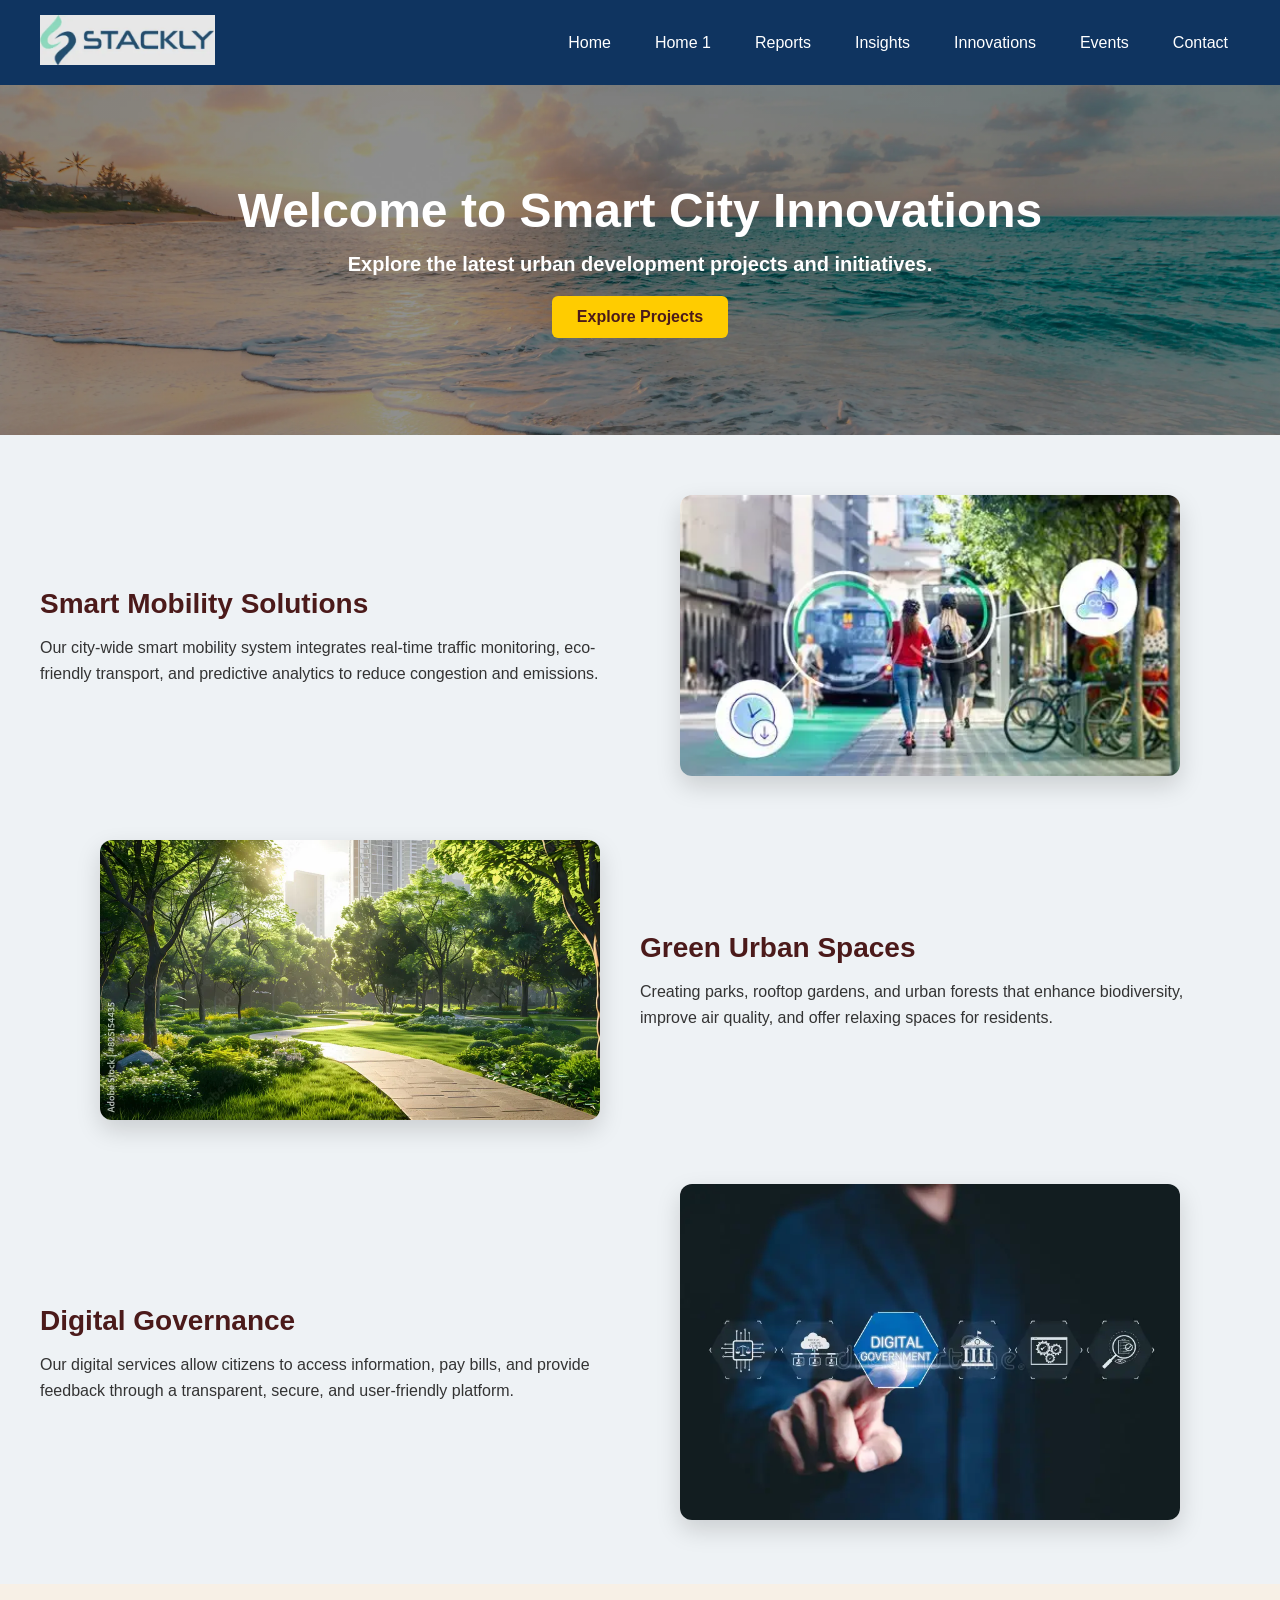
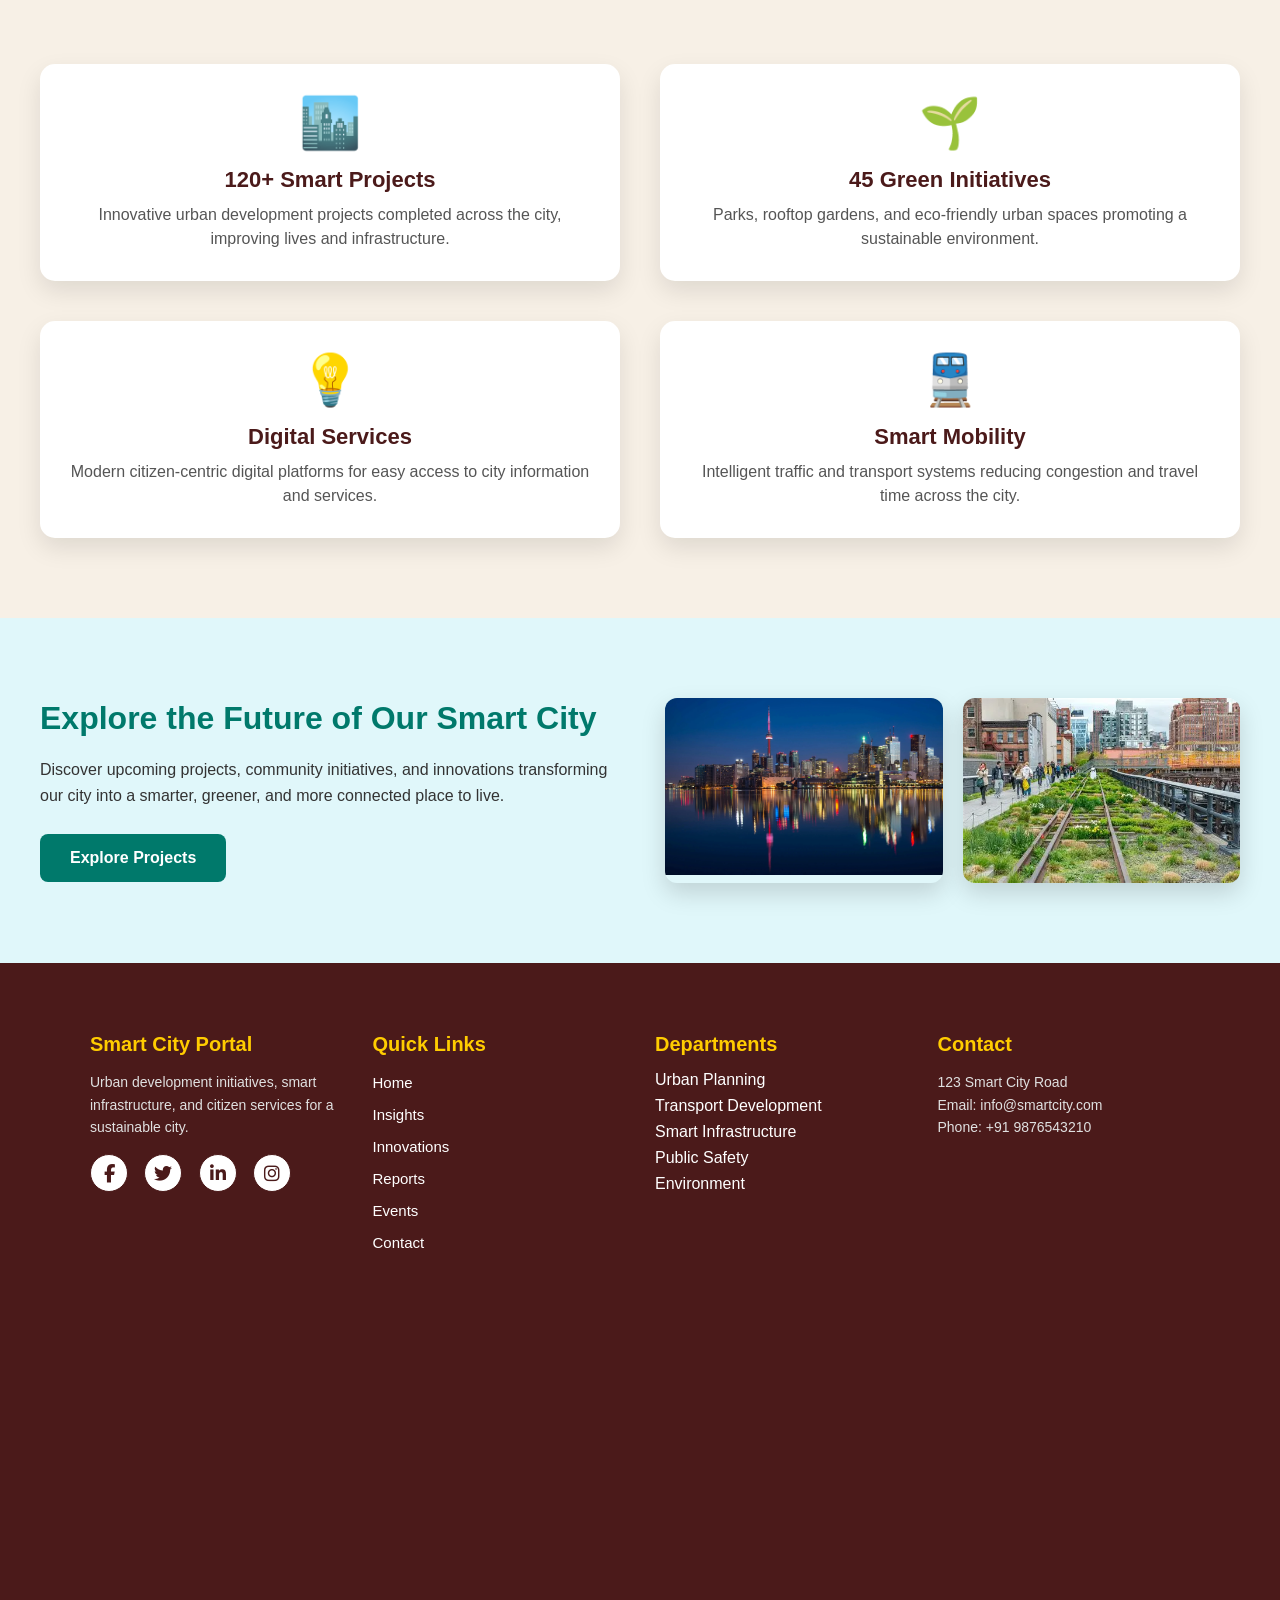
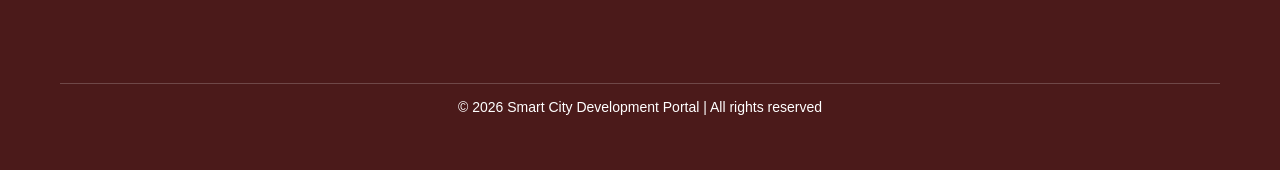
<file: home2.html>
<!DOCTYPE html>
<html lang="en">
<head>
  <meta charset="UTF-8">
  <meta name="viewport" content="width=device-width, initial-scale=1.0">
  <title>Home 2 - Smart City Portal</title>
  <!-- CSS -->
  <link rel="stylesheet" href="header.css">
<script src="header.js" defer></script>

   <link rel="stylesheet" href="footer.css">
  <link rel="stylesheet" href="style.css">
  <link rel="stylesheet" href="./news.css">
  <link rel="stylesheet" href="https://cdnjs.cloudflare.com/ajax/libs/font-awesome/6.5.0/css/all.min.css">
  <style>
    /* GLOBAL STYLES */
    * { margin:0; padding:0; box-sizing:border-box; font-family:"Poppins", sans-serif;}
    body { background:#f5f7fa; }

    a { text-decoration:none; color:white; }
    ul { list-style:none; }

    /* HEADER */
    .header {
      width:100%;
      padding:20px 40px;
      background:#4b1a1a;
      color:white;
      display:flex;
      justify-content:space-between;
      align-items:center;
      position:relative;
    }

    .header img { height:60px; }

    .nav-links {
      display:flex;
      gap:25px;
    }

    .dropdown { position:relative; }
    .dropdown-btn { display:flex; align-items:center; gap:5px; cursor:pointer; }

    .dropdown-content {
      display:none;
      position:absolute;
      top:38px;
      left:0;
      background:#4b1a1a;
      width:160px;
      border-radius:8px;
      padding:10px 0;
      z-index:999;
    }

    .dropdown-content li a {
      display:block;
      padding:10px 15px;
      color:white;
    }

    .dropdown-content li a:hover { background:#381111; }

    .menu-toggle { display:none; font-size:28px; cursor:pointer; }

    li a:hover { color:#ffcc00; }

    /* HERO */
    .hero {
      height:350px;
      background: linear-gradient(rgba(0,0,0,0.4), rgba(0,0,0,0.4)),
                  url('./images/17.webp') center/cover no-repeat;
      display:flex;
      flex-direction:column;
      justify-content:center;
      align-items:center;
      color:white;
      text-align:center;
      padding:0 20px;
      animation: fadeIn 1s ease-in-out;
    }

    .hero h1 { font-size:48px; margin-bottom:15px; }
    .hero p { font-size:20px; margin-bottom:20px; }
    .hero button {
      padding:12px 25px;
      background:#ffcc00;
      border:none;
      color:#4b1a1a;
      font-weight:bold;
      font-size:16px;
      border-radius:6px;
      cursor:pointer;
      transition:0.3s;
    }
    .hero button:hover { transform:scale(1.05); }

    @keyframes fadeIn { from {opacity:0;} to {opacity:1;} }

    /* FOOTER */
    .footer { background:#4b1a1a; padding-top:40px; color:white; }
    .footer-container { display:flex; justify-content:space-between; padding:30px; flex-wrap:wrap; }
    .footer-box h3 { margin-bottom:15px; font-size:20px; color:#ffcc00; }
    .footer-box p, .footer-box a { color:#e0e0e0; font-size:14px; line-height:1.6; }
    .footer-box ul { list-style:none; }
    .footer-box ul li { margin-bottom:8px; }
    .footer-box ul li a { text-decoration:none; transition:0.3s; }
    .footer-box ul li a:hover { color:#4b1a1a; }
    .footer-bottom { text-align:center; background:#4b1a1a; padding:15px 0; }
    .footer-social a {
      display:inline-block; margin-right:12px; font-size:18px; width:38px; height:38px;
      text-align:center; line-height:38px; border-radius:50%; background:white; color:#4b1a1a;
      border:1px solid #4b1a1a; transition:0.3s;
    }
    .footer-social a:hover { transform:translateY(-5px); }

    /* RESPONSIVE */
    @media(max-width:900px){
      .nav-links { display:none; flex-direction:column; background:#4b1a1a; position:absolute; top:70px; right:20px; width:200px; padding:20px; border-radius:10px; z-index:1000; }
      .menu-toggle { display:block; }
    }
    @media(max-width:500px){ .hero h1{ font-size:32px;} .hero p{ font-size:16px; } }
  </style>
</head>
<body>

 <header class="top-header">
  <a href="home2.html" class="site-logo">
   <img src="./images/white-logo.webp" class="logo">
  </a>
  <style>
.logo{
    height:50px;
    width:auto;
}
</style>
  <ul id="mainMenu" class="main-menu">
    <li><a href="index.html">Home </a></li>
    <li><a href="home1.html">Home 1</a></li>
    <li><a href="reports.html">Reports</a></li>
    <li><a href="insights.html">Insights</a></li>
    <li><a href="invocations.html">Innovations</a></li>
    <li><a href="events.html">Events</a></li>
    <li><a href="contact.html">Contact</a></li>
  </ul>

  <div class="hamburger" onclick="document.getElementById('mainMenu').classList.toggle('show')">
    <i class="fa-solid fa-bars"></i>
  </div>
</header>
  <!-- HERO -->
  <section class="hero">
    <h1>Welcome to Smart City Innovations</h1>
    <p>Explore the latest urban development projects and initiatives.</p>
    <button onclick="window.location.href='projects.html'">Explore Projects</button>
  </section>


  <!-- ===== CREATIVE SECTION BELOW HERO ===== -->
<section class="innovation-section">
  <div class="innovation-container">

    <!-- ITEM 1 -->
    <div class="innovation-item">
      <div class="innovation-text">
        <h2>Smart Mobility Solutions</h2>
        <p>Our city-wide smart mobility system integrates real-time traffic monitoring, eco-friendly transport, and predictive analytics to reduce congestion and emissions.</p>
      </div>
      <div class="innovation-image">
        <img src="./images/18 (1).webp" alt="Smart Mobility">
      </div>
    </div>

    <!-- ITEM 2 -->
    <div class="innovation-item reverse">
      <div class="innovation-text">
        <h2>Green Urban Spaces</h2>
        <p>Creating parks, rooftop gardens, and urban forests that enhance biodiversity, improve air quality, and offer relaxing spaces for residents.</p>
      </div>
      <div class="innovation-image">
        <img src="./images/19.webp" alt="Green Spaces">
      </div>
    </div>

    <!-- ITEM 3 -->
    <div class="innovation-item">
      <div class="innovation-text">
        <h2>Digital Governance</h2>
        <p>Our digital services allow citizens to access information, pay bills, and provide feedback through a transparent, secure, and user-friendly platform.</p>
      </div>
      <div class="innovation-image">
        <img src="./images/20 (1).webp" alt="Digital Governance">
      </div>
    </div>

  </div>
</section>

<style>
.innovation-section {
  background:#eef2f5;
  padding:60px 20px;
}

.innovation-container {
  max-width:1200px;
  margin:0 auto;
  display:flex;
  flex-direction:column;
  gap:60px;
}

.innovation-item {
  display:flex;
  align-items:center;
  gap:40px;
  animation: slideInLeft 1s ease forwards;
}

.innovation-item.reverse { flex-direction: row-reverse; }

.innovation-text h2 { font-size:28px; color:#4b1a1a; margin-bottom:15px; }
.innovation-text p { font-size:16px; line-height:1.6; color:#333; }

.innovation-image img { width:500px; max-width:100%; border-radius:12px; box-shadow:0 10px 25px rgba(0,0,0,0.15); }

@keyframes slideInLeft {
  0% { opacity:0; transform:translateX(-50px); }
  100% { opacity:1; transform:translateX(0); }
}

@media(max-width:900px){
  .innovation-item { flex-direction:column; text-align:center; }
  .innovation-item.reverse { flex-direction:column; }
  .innovation-image img { width:100%; }
}
</style>

  <!-- ===== HIGHLIGHTS SECTION ===== -->
<section class="highlights-section">
  <div class="highlights-container">

    <div class="highlight-item">
      <div class="highlight-icon">🏙️</div>
      <h3>120+ Smart Projects</h3>
      <p>Innovative urban development projects completed across the city, improving lives and infrastructure.</p>
    </div>

    <div class="highlight-item">
      <div class="highlight-icon">🌱</div>
      <h3>45 Green Initiatives</h3>
      <p>Parks, rooftop gardens, and eco-friendly urban spaces promoting a sustainable environment.</p>
    </div>

    <div class="highlight-item">
      <div class="highlight-icon">💡</div>
      <h3>Digital Services</h3>
      <p>Modern citizen-centric digital platforms for easy access to city information and services.</p>
    </div>

    <div class="highlight-item">
      <div class="highlight-icon">🚆</div>
      <h3>Smart Mobility</h3>
      <p>Intelligent traffic and transport systems reducing congestion and travel time across the city.</p>
    </div>

  </div>
</section>

<style>
/* ===== HIGHLIGHTS SECTION ===== */
.highlights-section {
  background: #f7f0e6; /* Different light color */
  padding: 80px 20px;
}

.highlights-container {
  max-width: 1200px;
  margin: 0 auto;
  display: flex;
  flex-wrap: wrap;
  gap: 40px;
  justify-content: space-between;
}

.highlight-item {
  flex: 1 1 45%;
  background: white;
  border-radius: 15px;
  padding: 30px;
  text-align: center;
  box-shadow: 0 10px 25px rgba(0,0,0,0.1);
  transition: transform 0.3s, box-shadow 0.3s;
}

.highlight-item:hover {
  transform: translateY(-10px);
  box-shadow: 0 15px 30px rgba(0,0,0,0.2);
}

.highlight-icon {
  font-size: 50px;
  margin-bottom: 15px;
}

.highlight-item h3 {
  font-size: 22px;
  color: #4b1a1a;
  margin-bottom: 10px;
}

.highlight-item p {
  font-size: 16px;
  color: #555;
  line-height: 1.5;
}

/* RESPONSIVE */
@media(max-width:900px){
  .highlight-item { flex: 1 1 100%; }
}
</style>


<!-- ===== CITY SHOWCASE / CALL-TO-ACTION SECTION ===== -->
<section class="cta-section">
  <div class="cta-container">
    
    <div class="cta-left">
      <h2>Explore the Future of Our Smart City</h2>
      <p>Discover upcoming projects, community initiatives, and innovations transforming our city into a smarter, greener, and more connected place to live.</p>
      <a href="projects.html" class="cta-btn">Explore Projects</a>
    </div>
    
    <div class="cta-right">
      <div class="cta-image-wrapper">
        <img src="./images/21.webp" alt="City Skyline">
      </div>
      <div class="cta-image-wrapper">
        <img src="./images/22.webp
        " alt="Urban Innovation">
      </div>
    </div>

  </div>
</section>

<style>
/* ===== CTA SECTION ===== */
.cta-section {
  background: #e0f7fa; /* Fresh light color */
  padding: 80px 20px;
}

.cta-container {
  max-width: 1200px;
  margin: 0 auto;
  display: flex;
  gap: 50px;
  align-items: center;
  flex-wrap: wrap;
}

.cta-left {
  flex: 1 1 45%;
}

.cta-left h2 {
  font-size: 32px;
  color: #00796b;
  margin-bottom: 20px;
}

.cta-left p {
  font-size: 16px;
  color: #333;
  line-height: 1.6;
  margin-bottom: 25px;
}

.cta-btn {
  display: inline-block;
  background: #00796b;
  color: white;
  padding: 15px 30px;
  border-radius: 8px;
  font-weight: bold;
  text-decoration: none;
  transition: background 0.3s, transform 0.3s;
}

.cta-btn:hover {
  background: #004d40;
  transform: translateY(-3px);
}

.cta-right {
  flex: 1 1 45%;
  display: flex;
  gap: 20px;
  flex-wrap: wrap;
}

.cta-image-wrapper {
  flex: 1 1 48%;
  overflow: hidden;
  border-radius: 12px;
  box-shadow: 0 10px 25px rgba(0,0,0,0.15);
  transition: transform 0.3s;
}

.cta-image-wrapper img {
  width: 100%;
  display: block;
}

.cta-image-wrapper:hover {
  transform: scale(1.05);
}

/* RESPONSIVE */
@media(max-width:900px){
  .cta-container { flex-direction: column; text-align: center; }
  .cta-left, .cta-right { flex: 1 1 100%; }
  .cta-right { display: flex; justify-content: center; }
  .cta-image-wrapper { flex: 1 1 45%; margin-bottom: 15px; }
}
</style>
<footer class="footer">

<div class="footer-container">

<div class="footer-box">
<h3>Smart City Portal</h3>
<p>
Urban development initiatives, smart infrastructure,
and citizen services for a sustainable city.
</p>
<div class="footer-social">

<a href="404.html"><i class="fa-brands fa-facebook-f"></i></a>

<a href="404.html"><i class="fa-brands fa-twitter"></i></a>

<a href="404.html"><i class="fa-brands fa-linkedin-in"></i></a>

<a href="404.html"><i class="fa-brands fa-instagram"></i></a>

</div>
</div>


<div class="footer-box">
<h3>Quick Links</h3>
<ul>
<li><a href="home2.html">Home</a></li>
<li><a href="insights.html">Insights</a></li>
<li><a href="innovations.html">Innovations</a></li>
<li><a href="reports.html">Reports</a></li>
<li><a href="events.html">Events</a></li>
<li><a href="contact.html">Contact</a></li>
</ul>
</div>


<div class="footer-box">
<h3>Departments</h3>
<ul>
<li>Urban Planning</li>
<li>Transport Development</li>
<li>Smart Infrastructure</li>
<li>Public Safety</li>
<li>Environment</li>
</ul>
</div>


<div class="footer-box">
<h3>Contact</h3>
<p>123 Smart City Road</p>
<p>Email: info@smartcity.com</p>
<p>Phone: +91 9876543210</p>
</div>

</div>
<div class="map-container">
    <iframe 
    src="https://maps.google.com/maps?q=Hyderabad%20India&output=embed">
    </iframe>
</div>
<div class="footer-bottom">
© 2026 Smart City Development Portal | All rights reserved
</div>

</footer>
<!-- FOOTER END -->




  <!-- JS -->
 <script>

const toggleBtn = document.getElementById("menu-toggle");
const navLinks = document.querySelector(".nav-links");

toggleBtn.addEventListener("click", () => {
navLinks.classList.toggle("active");
});

</script>
</body>
</html>
</file>
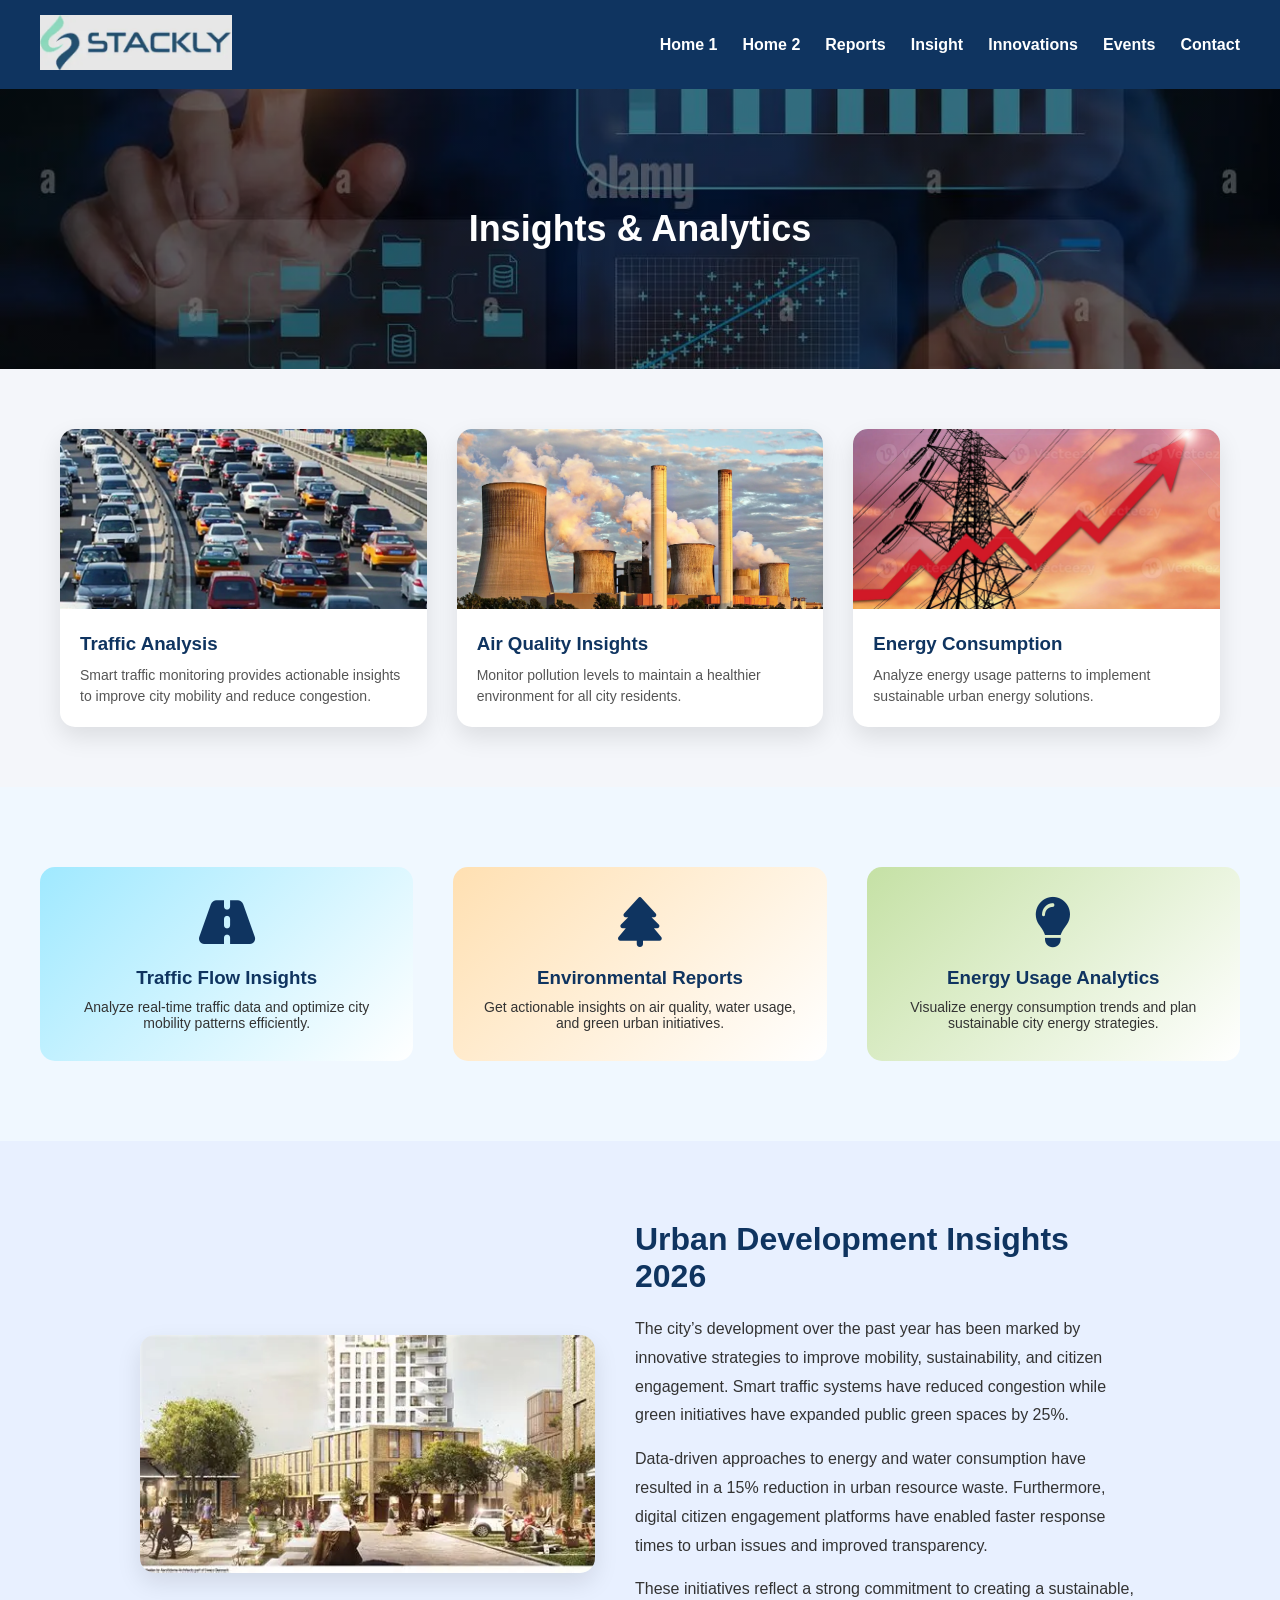
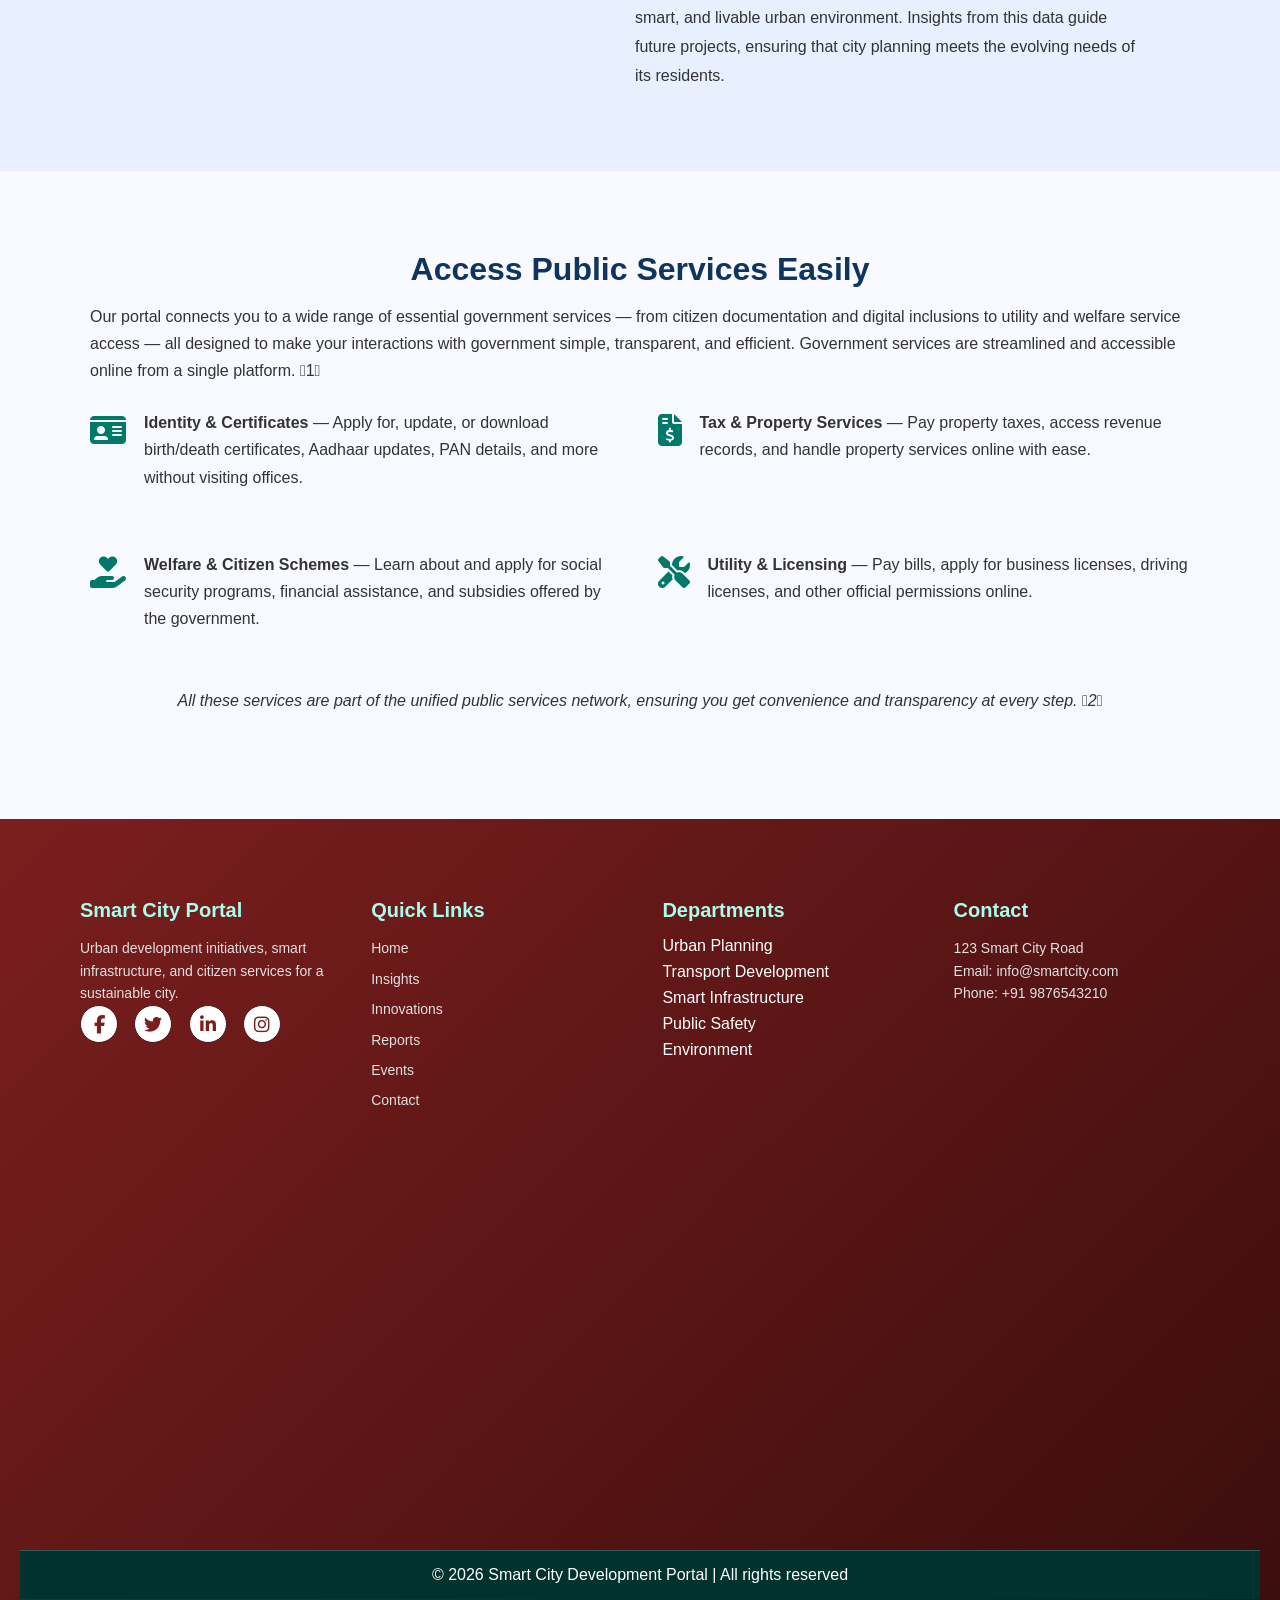
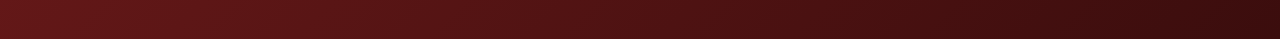
<file: insights.html>
<!DOCTYPE html>
<html lang="en">
<head>

  <link rel="stylesheet" href="header.css">
<script src="header.js" defer></script>
 <link rel="stylesheet" href="./news.css">

  <link rel="stylesheet" href="footer.css">
  <link rel="stylesheet"
href="https://cdnjs.cloudflare.com/ajax/libs/font-awesome/6.5.0/css/all.min.css">
  <meta charset="UTF-8">
  <meta name="viewport" content="width=device-width, initial-scale=1.0">

  <link rel="stylesheet" href="./header.css">
  <title>Insights - Urban Development Portal</title>
  <link rel="stylesheet" href="https://cdnjs.cloudflare.com/ajax/libs/font-awesome/6.5.0/css/all.min.css">
  <style>
    /* ===== GLOBAL ===== */
    * { margin:0; padding:0; box-sizing:border-box; font-family:"Poppins",sans-serif; }
    body { background:#f4f6fa; color:#333; }
    a { text-decoration:none; color:inherit; }
    ul { list-style:none; }

    /* ===== HEADER ===== */
    header {
      display:flex; justify-content:space-between; align-items:center;
      padding:18px 40px; background:#0f3460; color:white;
    }
    header img { height:60px; }
    nav a { margin:0 15px; font-weight:bold; color:white; transition:0.3s; }
    nav a:hover { color:#ffcc00; }
    .menu-toggle { display:none; font-size:28px; cursor:pointer; }

    /* ===== HERO ===== */
    .hero {
      height:280px;
      background:linear-gradient(rgba(0,0,0,0.5),rgba(0,0,0,0.5)),
                 url('./images/29.webp');
      background-size:cover; background-position:center;
      display:flex; align-items:center; justify-content:center;
      color:white; font-size:36px; font-weight:bold; text-align:center;
    }

    /* ===== INSIGHTS CARDS ===== */
    .insights-section { padding:60px 20px; max-width:1200px; margin:0 auto; }
    .insights-grid { display:flex; gap:30px; flex-wrap:wrap; justify-content:center; }

    .insight-card {
      flex:1 1 30%;
      background:white; border-radius:15px; overflow:hidden;
      box-shadow:0 10px 25px rgba(0,0,0,0.1); transition:transform 0.3s;
      min-width:280px;
    }
    .insight-card:hover { transform:translateY(-10px); }
    .insight-card img { width:100%; height:180px; object-fit:cover; }
    .insight-card-content { padding:20px; }
    .insight-card-content h3 { color:#0f3460; margin-bottom:10px; }
    .insight-card-content p { font-size:14px; line-height:1.5; color:#555; }

    /* ===== FOOTER ===== */
    footer { background:#004d40; color:white; padding:40px 20px; }
    .footer-container { display:flex; justify-content:space-between; flex-wrap:wrap; max-width:1200px; margin:0 auto; gap:30px; }
    .footer-box h3 { font-size:20px; margin-bottom:15px; color:#a7ffeb; }
    .footer-box p, .footer-box a { font-size:14px; color:#e0f2f1; line-height:1.6; }
    .footer-box ul li { margin-bottom:8px; }
    .footer-box ul li a:hover { color:#a7ffeb; }
    .footer-social a { display:inline-block; margin-right:12px; width:38px; height:38px; line-height:38px; border-radius:50%; background:#a7ffeb; color:#004d40; text-align:center; transition:0.3s; }
    .footer-social a:hover { background:#004d40; color:#a7ffeb; transform:translateY(-5px); }
    .footer-bottom { text-align:center; background:#00332e; padding:15px 0; margin-top:20px; }

    /* ===== RESPONSIVE ===== */
    @media(max-width:900px){ 
      .menu-toggle { display:block; } 
      nav { display:none; } 
      .insights-grid { flex-direction:column; align-items:center; } 
      .insight-card { flex:1 1 80%; } 
    }
  </style>
</head>
<body>

  <!-- HEADER -->
  <header class="top-header">

  <a href="insights.html">
    <img src="./images/white-logo.webp" class="site-logo">
  </a>

  <ul class="main-menu" id="mainMenu">
    <li><a href="home1.html">Home 1</a></li>
    <li><a href="home2.html">Home 2</a></li>
    <li><a href="reports.html">Reports</a></li>
    <li><a href="insight.html">Insight</a></li>
    <li><a href="invocations.html">Innovations</a></li>
    <li><a href="events.html">Events</a></li>
    <li><a href="contact.html">Contact</a></li>
  </ul>

  <div class="hamburger" onclick="openMenu()">
    <i class="fa-solid fa-bars"></i>
  </div>

</header>
  <!-- HERO -->
  <div class="hero">Insights & Analytics</div>

  <!-- INSIGHTS CARDS -->
  <section class="insights-section">
    <div class="insights-grid">
      <div class="insight-card">
        <img src="./images/dataset-card (3).webp">
        <div class="insight-card-content">
          <h3>Traffic Analysis</h3>
          <p>Smart traffic monitoring provides actionable insights to improve city mobility and reduce congestion.</p>
        </div>
      </div>

      <div class="insight-card">
        <img src="./images/30.webp" alt="Air Quality">
        <div class="insight-card-content">
          <h3>Air Quality Insights</h3>
          <p>Monitor pollution levels to maintain a healthier environment for all city residents.</p>
        </div>
      </div>

      <div class="insight-card">
        <img src="./images/31.webp" alt="Energy Usage">
        <div class="insight-card-content">
          <h3>Energy Consumption</h3>
          <p>Analyze energy usage patterns to implement sustainable urban energy solutions.</p>
        </div>
      </div>
    </div>
  </section>



  <!-- ===== INSIGHTS HIGHLIGHTS SECTION ===== -->
<section class="insights-highlights" style="background:#f0f8ff; padding:80px 20px;">
  <div style="max-width:1200px; margin:0 auto; display:flex; flex-wrap:wrap; gap:40px; justify-content:space-between;">

    <!-- Highlight 1 -->
    <div style="flex:1 1 30%; text-align:center; padding:30px; border-radius:15px; background:linear-gradient(135deg, #a0e9ff, #ffffff); transition:transform 0.4s; cursor:pointer;">
      <i class="fa-solid fa-road" style="font-size:50px; color:#0f3460; margin-bottom:20px;"></i>
      <h3 style="color:#0f3460; margin-bottom:10px;">Traffic Flow Insights</h3>
      <p style="font-size:14px; color:#333;">Analyze real-time traffic data and optimize city mobility patterns efficiently.</p>
    </div>

    <!-- Highlight 2 -->
    <div style="flex:1 1 30%; text-align:center; padding:30px; border-radius:15px; background:linear-gradient(135deg, #ffe0b2, #ffffff); transition:transform 0.4s; cursor:pointer;">
      <i class="fa-solid fa-tree" style="font-size:50px; color:#0f3460; margin-bottom:20px;"></i>
      <h3 style="color:#0f3460; margin-bottom:10px;">Environmental Reports</h3>
      <p style="font-size:14px; color:#333;">Get actionable insights on air quality, water usage, and green urban initiatives.</p>
    </div>

    <!-- Highlight 3 -->
    <div style="flex:1 1 30%; text-align:center; padding:30px; border-radius:15px; background:linear-gradient(135deg, #c5e1a5, #ffffff); transition:transform 0.4s; cursor:pointer;">
      <i class="fa-solid fa-lightbulb" style="font-size:50px; color:#0f3460; margin-bottom:20px;"></i>
      <h3 style="color:#0f3460; margin-bottom:10px;">Energy Usage Analytics</h3>
      <p style="font-size:14px; color:#333;">Visualize energy consumption trends and plan sustainable city energy strategies.</p>
    </div>

  </div>
</section>

<!-- ===== ANIMATION ===== -->
<style>
  .insights-highlights div:hover {
    transform: translateY(-10px) scale(1.03);
  }
  @media (max-width:900px) {
    .insights-highlights div { flex:1 1 100%; }
  }
</style>

<!-- ===== INSIGHT REPORT SECTION ===== -->
<section class="insight-report" style="background:#e8f0ff; padding:80px 20px;">
  <div style="max-width:1000px; margin:0 auto; display:flex; flex-wrap:wrap; gap:40px; align-items:center;">

    <!-- Left side: image or illustration -->
    <div style="flex:1 1 45%;">
      <img src="./images/32.webp" 
           alt="Urban Insight" style="width:100%; border-radius:15px; box-shadow:0 10px 25px rgba(0,0,0,0.1);">
    </div>

    <!-- Right side: text -->
    <div style="flex:1 1 50%; text-align:left;">
      <h2 style="color:#0f3460; font-size:32px; margin-bottom:20px;">Urban Development Insights 2026</h2>
      <p style="font-size:16px; line-height:1.8; color:#333; margin-bottom:15px;">
        The city’s development over the past year has been marked by innovative strategies to improve mobility, sustainability, and citizen engagement. Smart traffic systems have reduced congestion while green initiatives have expanded public green spaces by 25%.
      </p>
      <p style="font-size:16px; line-height:1.8; color:#333; margin-bottom:15px;">
        Data-driven approaches to energy and water consumption have resulted in a 15% reduction in urban resource waste. Furthermore, digital citizen engagement platforms have enabled faster response times to urban issues and improved transparency.
      </p>
      <p style="font-size:16px; line-height:1.8; color:#333;">
        These initiatives reflect a strong commitment to creating a sustainable, smart, and livable urban environment. Insights from this data guide future projects, ensuring that city planning meets the evolving needs of its residents.
      </p>
    </div>

  </div>
</section>

<!-- ===== RESPONSIVE ===== -->
<style>
  @media(max-width:900px){
    .insight-report div { flex:1 1 100%; }
    .insight-report img { margin-bottom:30px; }
    .insight-report h2 { text-align:center; }
    .insight-report p { text-align:center; }
  }
</style>


<!-- ===== GOVERNMENT SERVICES SECTION ===== -->
<section class="gov-services-section">
  <div class="gov-services-container">
    <h2>Access Public Services Easily</h2>
    <p>
      Our portal connects you to a wide range of essential government services — from citizen documentation and digital inclusions to utility and welfare service access — all designed to make your interactions with government simple, transparent, and efficient.
      Government services are streamlined and accessible online from a single platform. 1
    </p>

    <div class="gov-services-list">
      <div class="gov-service-text">
        <i class="fa-solid fa-id-card"></i>
        <p><strong>Identity & Certificates</strong> — Apply for, update, or download birth/death certificates, Aadhaar updates, PAN details, and more without visiting offices.</p>
      </div>

      <div class="gov-service-text">
        <i class="fa-solid fa-file-invoice-dollar"></i>
        <p><strong>Tax & Property Services</strong> — Pay property taxes, access revenue records, and handle property services online with ease.</p>
      </div>

      <div class="gov-service-text">
        <i class="fa-solid fa-hand-holding-heart"></i>
        <p><strong>Welfare & Citizen Schemes</strong> — Learn about and apply for social security programs, financial assistance, and subsidies offered by the government.</p>
      </div>

      <div class="gov-service-text">
        <i class="fa-solid fa-screwdriver-wrench"></i>
        <p><strong>Utility & Licensing</strong> — Pay bills, apply for business licenses, driving licenses, and other official permissions online.</p>
      </div>
    </div>

    <p class="gov-services-note">
      All these services are part of the unified public services network, ensuring you get convenience and transparency at every step. 2
    </p>
  </div>
</section>

<style>
/* ===== GOVERNMENT SERVICES SECTION ===== */
.gov-services-section {
  background: #f8faff;
  padding: 80px 20px;
}

.gov-services-container {
  max-width: 1100px;
  margin: auto;
  text-align: left;
}

.gov-services-section h2 {
  font-size: 32px;
  color: #0f3460;
  margin-bottom: 15px;
  text-align: center;
}

.gov-services-section p {
  font-size: 16px;
  line-height: 1.7;
  color: #333;
  margin-bottom: 25px;
}

.gov-services-list {
  display: flex;
  flex-direction: column;
  gap: 25px;
  margin-top: 20px;
}

.gov-service-text {
  display: flex;
  align-items: flex-start;
  gap: 18px;
}

.gov-service-text i {
  font-size: 32px;
  color: #00796b;
  margin-top: 5px;
}

.gov-services-note {
  margin-top: 30px;
  font-style: italic;
  text-align: center;
  color: #555;
}

/* Responsive */
@media (min-width: 768px) {
  .gov-services-list {
    flex-direction: row;
    flex-wrap: wrap;
    gap: 35px;
  }
  .gov-service-text {
    flex: 1 1 calc(50% - 30px);
  }
}
</style>
  <!-- ===== FOOTER (Insights style) ===== -->

<script>
function openMenu(){
document.getElementById("mainMenu").classList.toggle("show");
}
</script>


<style>

.footer{
background:linear-gradient(135deg,#7b1e1e,#3b0d0d);
color:white;
padding-top:40px;
font-family:Arial;
}

.footer-container{
display:flex;
justify-content:space-between;
flex-wrap:wrap;
padding:40px;
}

.footer-box{
width:22%;
}

.footer-box h3{
margin-bottom:15px;
}

.footer-box p,
.footer-box a{
color:#e0e0e0;
font-size:14px;
line-height:1.6;
text-decoration:none;
}

.footer-box ul{
list-style:none;
padding:0;
}

.footer-box ul li{
margin-bottom:8px;
}

.footer-social a{
display:inline-block;
margin-right:12px;
font-size:18px;
width:38px;
height:38px;
text-align:center;
line-height:38px;
border-radius:50%;
background:white;
color:#7b1e1e;
transition:0.3s;
}

.footer-social a:hover{
transform:translateY(-5px);
}

.footer-bottom{
text-align:center;
padding:15px 0;
border-top:1px solid rgba(255,255,255,0.2);
margin-top:20px;
}

@media(max-width:900px){
.footer-box{
width:45%;
margin-bottom:25px;
}
}

@media(max-width:500px){
.footer-box{
width:100%;
}
}

</style>


<footer class="footer">

<div class="footer-container">

<div class="footer-box">
<h3>Smart City Portal</h3>
<p>
Urban development initiatives, smart infrastructure,
and citizen services for a sustainable city.
</p>

<div class="footer-social">

<a href="404.html"><i class="fa-brands fa-facebook-f"></i></a>

<a href="404.html"><i class="fa-brands fa-twitter"></i></a>

<a href="404.html"><i class="fa-brands fa-linkedin-in"></i></a>

<a href="404.html"><i class="fa-brands fa-instagram"></i></a>

</div>
</div>


<div class="footer-box">
<h3>Quick Links</h3>
<ul>
<li><a href="home2.html">Home</a></li>
<li><a href="insights.html">Insights</a></li>
<li><a href="innovations.html">Innovations</a></li>
<li><a href="reports.html">Reports</a></li>
<li><a href="events.html">Events</a></li>
<li><a href="contact.html">Contact</a></li>
</ul>
</div>


<div class="footer-box">
<h3>Departments</h3>
<ul>
<li>Urban Planning</li>
<li>Transport Development</li>
<li>Smart Infrastructure</li>
<li>Public Safety</li>
<li>Environment</li>
</ul>
</div>


<div class="footer-box">
<h3>Contact</h3>
<p>123 Smart City Road</p>
<p>Email: info@smartcity.com</p>
<p>Phone: +91 9876543210</p>
</div>

</div>
<div class="map-container">
    <iframe 
    src="https://maps.google.com/maps?q=Hyderabad%20India&output=embed">
    </iframe>
</div>
<div class="footer-bottom">
© 2026 Smart City Development Portal | All rights reserved
</div>
<script>
function openMenu(){
  document.getElementById("mainMenu").classList.toggle("show");
}
</script>
</footer>
</body>
</html>
</file>
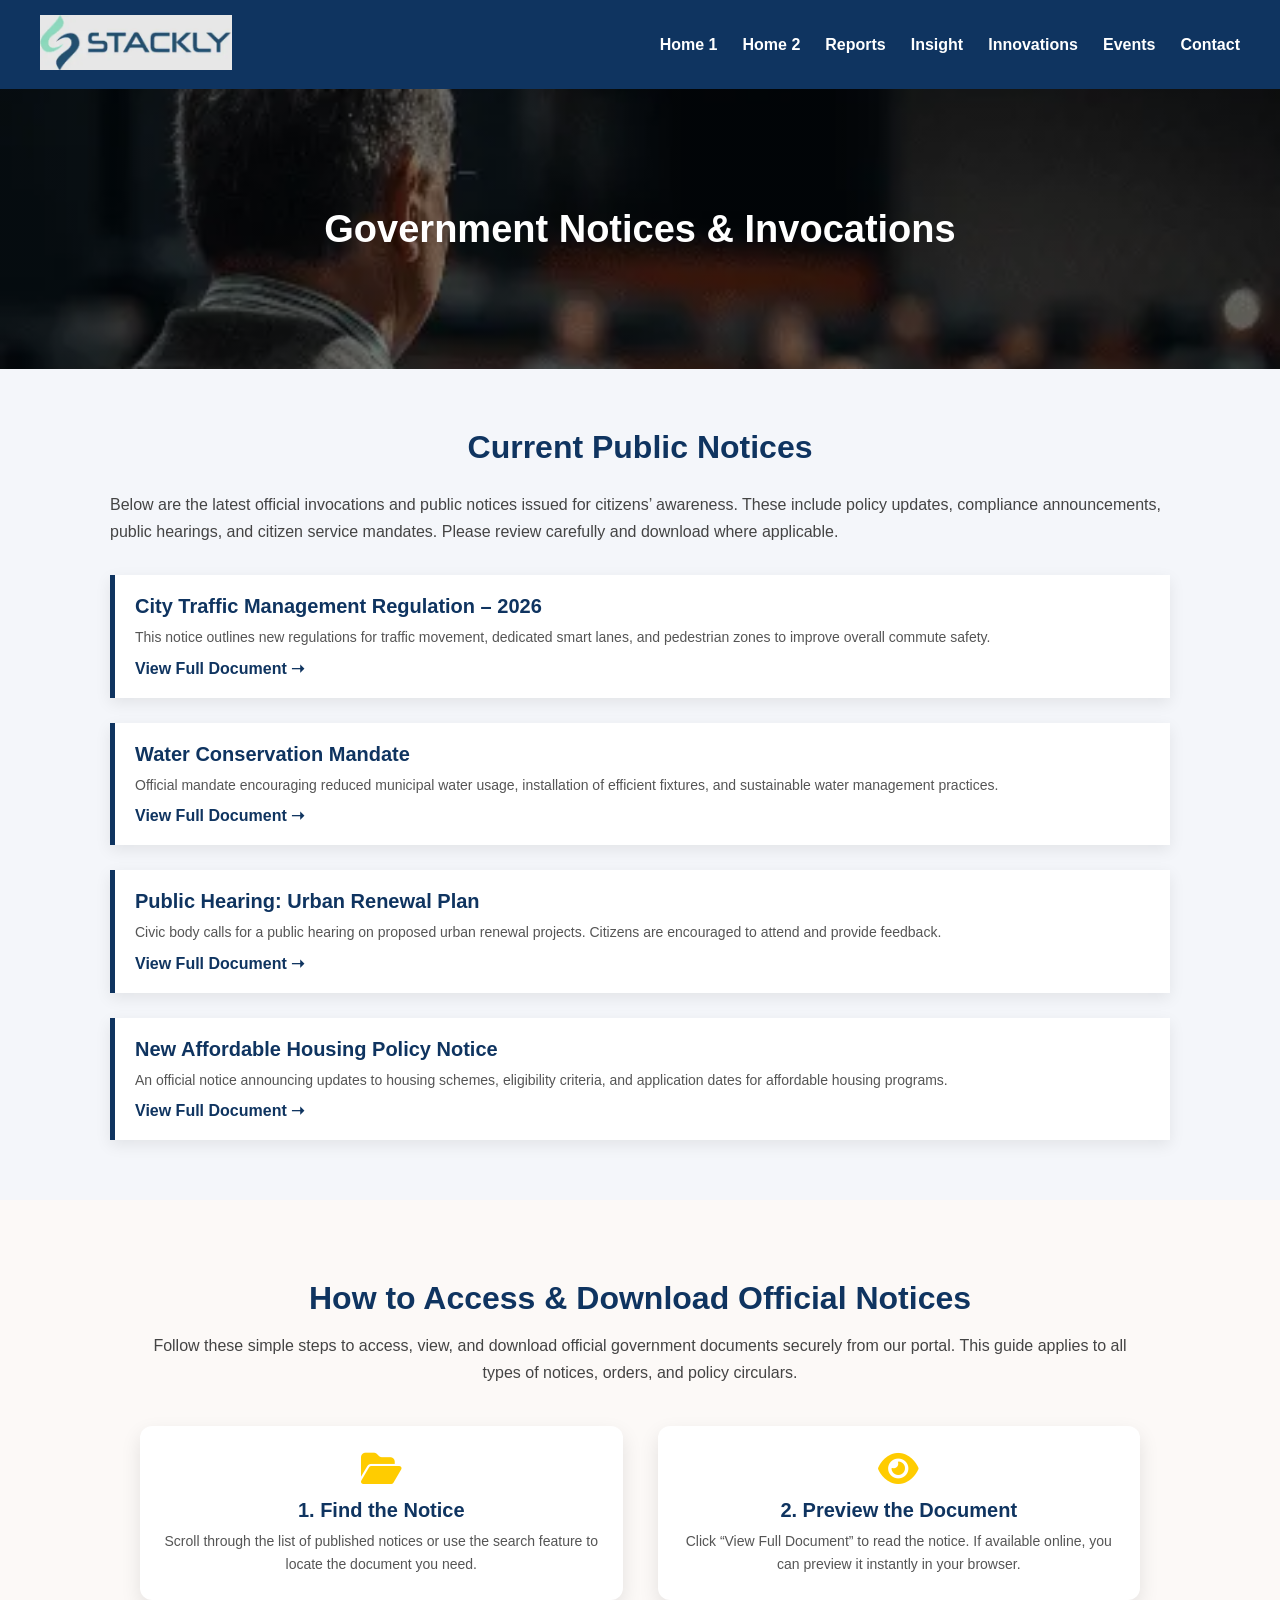
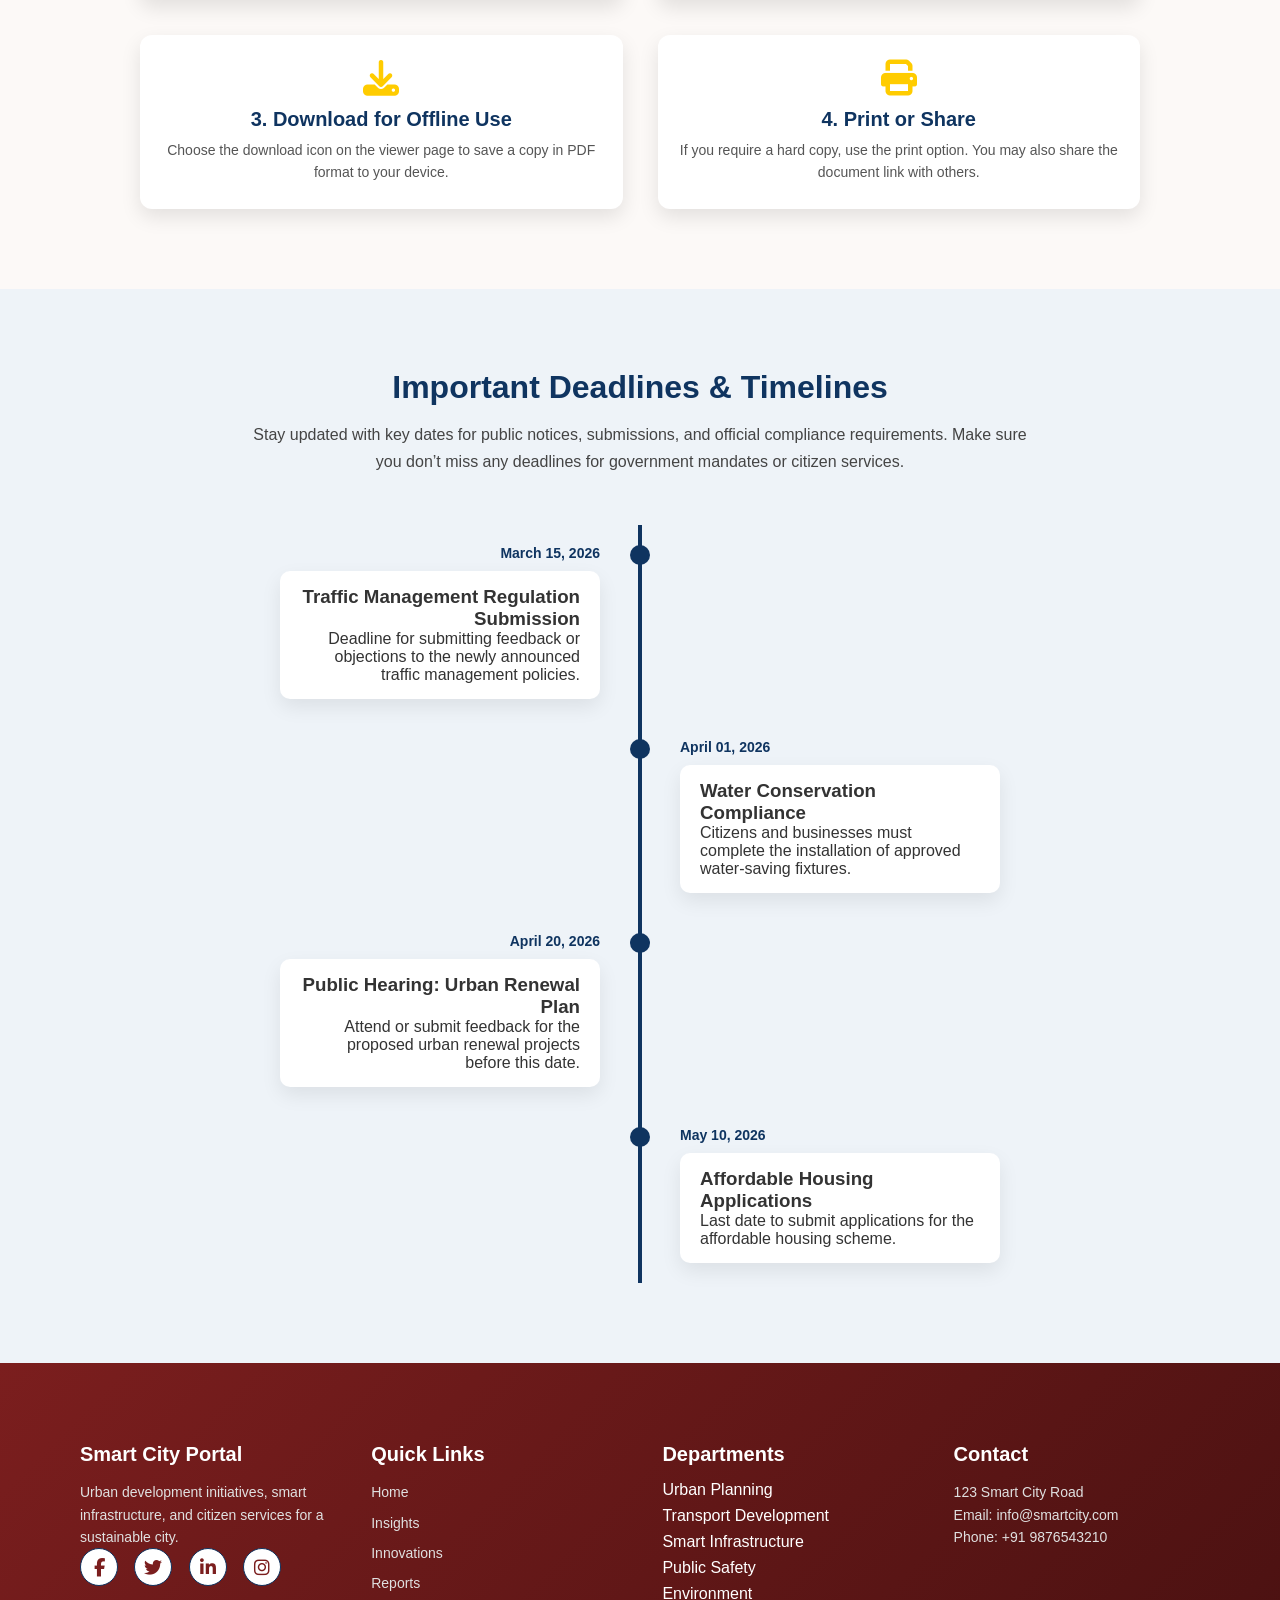
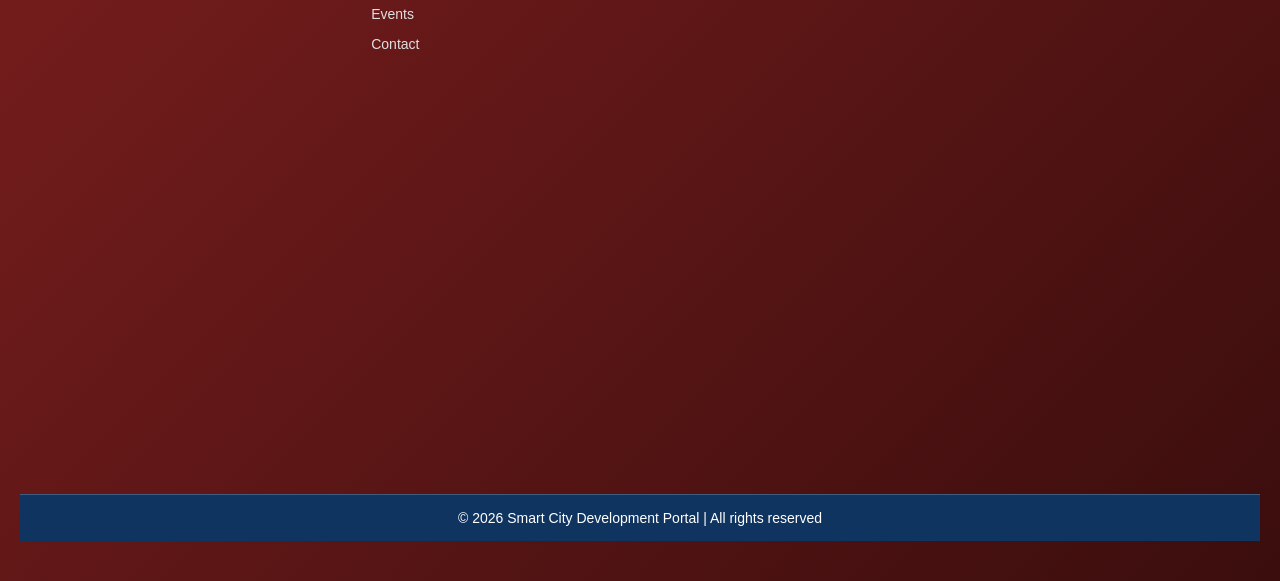
<file: invocations.html>
<!DOCTYPE html>
<html lang="en">
<head>
  <link rel="stylesheet" href="header.css">
<script src="header.js" defer></script>

  <meta charset="UTF-8">
  <meta name="viewport" content="width=device-width, initial-scale=1">
  <title>Invocations - Smart City Portal</title>
  <link rel="stylesheet" href="footer.css">
<link rel="stylesheet" href="./news.css">
  <link rel="stylesheet"
    href="https://cdnjs.cloudflare.com/ajax/libs/font-awesome/6.5.0/css/all.min.css">
<link rel="stylesheet" href="./header.css">

  <style>
    /* ===== GLOBAL ===== */
    * { margin:0; padding:0; box-sizing:border-box; font-family: "Poppins", sans-serif; }
    body { background: #f4f6fa; color: #333; }
    a { text-decoration: none; color: inherit; }
    ul { list-style: none; }

    /* ===== HEADER ===== */
    header {
      display: flex;
      justify-content: space-between;
      align-items: center;
      padding: 18px 40px;
      background: #0f3460;
      color: white;
    }
    header img { height:60px; }
    nav a {
      margin: 0 15px;
      font-weight: bold;
      color: white;
      transition: 0.3s;
    }
    nav a:hover { color:#ffcc00; }
    .menu-toggle { display:none; font-size:28px; cursor:pointer; }

    @media(max-width:900px){
      .menu-toggle { display:block; }
      nav { display:none; }
    }

    /* ===== HERO ===== */
    .hero {
      height:280px;
      background:linear-gradient(rgba(0,0,0,0.5),rgba(0,0,0,0.5)),
                 url('./images/34.webp');
      background-size:cover;
      background-position:center;
      display:flex;
      align-items:center;
      justify-content:center;
      color:white;
      font-size:38px;
      font-weight:bold;
      text-align:center;
      padding:0 20px;
    }

    /* ===== MAIN INVOCATIONS SECTION ===== */
    .invocations-section {
      padding:60px 20px;
      max-width:1100px;
      margin:auto;
    }

    .invoc-title{
      text-align:center;
      font-size:32px;
      color:#0f3460;
      margin-bottom:25px;
      font-weight:600;
    }

    .invoc-intro p {
      font-size:16px;
      line-height:1.7;
      margin-bottom:30px;
      color:#444;
    }

    .invoc-list {
      display:flex;
      flex-direction:column;
      gap:25px;
      margin-top:30px;
    }

    .invoc-item {
      background:white;
      border-left:5px solid #0f3460;
      padding:20px;
      box-shadow:0 5px 15px rgba(0,0,0,0.08);
      transition:0.3s;
    }
    .invoc-item:hover{
      transform:translateY(-4px);
      box-shadow:0 10px 25px rgba(0,0,0,0.12);
    }

    .invoc-item h3 {
      color:#0f3460;
      font-size:20px;
      margin-bottom:8px;
    }
    .invoc-item p {
      font-size:14px;
      line-height:1.6;
      color:#555;
    }
    .invoc-item a {
      display:inline-block;
      margin-top:10px;
      color:#0f3460;
      font-weight:bold;
      transition:0.3s;
    }
    .invoc-item a:hover { color:#ffcc00; }

    /* ===== FOOTER (same as Home 2) ===== */
    footer {
      background:#0f3460;
      color:white;
      padding:40px 20px;
    }
    .footer-container {
      display:flex;
      justify-content:space-between;
      flex-wrap:wrap;
      max-width:1200px;
      margin:auto;
      gap:30px;
    }
    .footer-box h3{
      font-size:20px;
      margin-bottom:15px;
      color:#ffffff;
    }
    .footer-box p, .footer-box a{
      font-size:14px;
      color:#e0e0e0;
      line-height:1.6;
    }
    .footer-box ul li{ margin-bottom:8px; }
    .footer-box ul li a:hover{ color:#ffcc00; }

    .footer-social a{
      display:inline-block;
      margin-right:12px;
      font-size:18px;
      width:38px;
      height:38px;
      text-align:center;
      line-height:38px;
      border-radius:50%;
      background:white;
      color:#0f3460;
      border:1px solid #0f3460;
      transition:0.3s;
    }
    .footer-social a:hover{ background:#0f3460; color:white; transform:translateY(-5px); }

    .footer-bottom {
      text-align:center;
      background:#0f3460;
      padding:15px 0;
      margin-top:20px;
      font-size:14px;
    }

    @media(max-width:900px){
      .footer-box { width:100%; text-align:center; }
    }
  </style>
</head>
<body>

  <!-- HEADER -->
  <header class="top-header">

  <a href="invocations.html">
    <img src="./images/white-logo.webp" class="site-logo">
  </a>

  <ul class="main-menu" id="mainMenu">
    <li><a href="home1.html">Home 1</a></li>
    <li><a href="home2.html">Home 2</a></li>
    <li><a href="reports.html">Reports</a></li>
    <li><a href="insights.html">Insight</a></li>
    <li><a href="invocations.html">Innovations</a></li>
    <li><a href="events.html">Events</a></li>
    <li><a href="contact.html">Contact</a></li>
  </ul>

  <div class="hamburger" onclick="openMenu()">
    <i class="fa-solid fa-bars"></i>
  </div>

</header>
  <!-- HERO -->
  <div class="hero">Government Notices & Invocations</div>

  <!-- ===== INVOCATIONS CONTENT ===== -->
  <section class="invocations-section">

    <div class="invoc-title">Current Public Notices</div>

    <div class="invoc-intro">
      <p>
        Below are the latest official invocations and public notices issued for citizens’ awareness.
        These include policy updates, compliance announcements, public hearings, and citizen service mandates.
        Please review carefully and download where applicable.
      </p>
    </div>

    <div class="invoc-list">
      <div class="invoc-item">
        <h3>City Traffic Management Regulation – 2026</h3>
        <p>This notice outlines new regulations for traffic movement, dedicated smart lanes, and pedestrian zones to improve overall commute safety.</p>
        <a href="#">View Full Document ➝</a>
      </div>

      <div class="invoc-item">
        <h3>Water Conservation Mandate</h3>
        <p>Official mandate encouraging reduced municipal water usage, installation of efficient fixtures, and sustainable water management practices.</p>
        <a href="#">View Full Document ➝</a>
      </div>

      <div class="invoc-item">
        <h3>Public Hearing: Urban Renewal Plan</h3>
        <p>Civic body calls for a public hearing on proposed urban renewal projects. Citizens are encouraged to attend and provide feedback.</p>
        <a href="#">View Full Document ➝</a>
      </div>

      <div class="invoc-item">
        <h3>New Affordable Housing Policy Notice</h3>
        <p>An official notice announcing updates to housing schemes, eligibility criteria, and application dates for affordable housing programs.</p>
        <a href="#">View Full Document ➝</a>
      </div>
    </div>

  </section>

  <!-- ===== HOW TO DOWNLOAD DOCUMENTS SECTION ===== -->
<section class="download-guidance">
  <div class="download-container">
    
    <h2>How to Access & Download Official Notices</h2>

    <p class="download-intro">
      Follow these simple steps to access, view, and download official government documents securely from our portal.
      This guide applies to all types of notices, orders, and policy circulars.
    </p>

    <div class="download-steps">

      <div class="step">
        <i class="fa-solid fa-folder-open"></i>
        <h3>1. Find the Notice</h3>
        <p>Scroll through the list of published notices or use the search feature to locate the document you need.</p>
      </div>

      <div class="step">
        <i class="fa-solid fa-eye"></i>
        <h3>2. Preview the Document</h3>
        <p>Click “View Full Document” to read the notice. If available online, you can preview it instantly in your browser.</p>
      </div>

      <div class="step">
        <i class="fa-solid fa-download"></i>
        <h3>3. Download for Offline Use</h3>
        <p>Choose the download icon on the viewer page to save a copy in PDF format to your device.</p>
      </div>

      <div class="step">
        <i class="fa-solid fa-print"></i>
        <h3>4. Print or Share</h3>
        <p>If you require a hard copy, use the print option. You may also share the document link with others.</p>
      </div>

    </div>

  </div>
</section>

<style>
/* ===== DOWNLOAD GUIDANCE SECTION ===== */
.download-guidance {
  background: #fcf9f7; /* subtle light tone */
  padding: 80px 20px;
}

.download-container {
  max-width: 1000px;
  margin: 0 auto;
  text-align: center;
}

.download-container h2 {
  font-size: 32px;
  color: #0f3460;
  margin-bottom: 15px;
}

.download-intro {
  font-size: 16px;
  color: #444;
  line-height: 1.7;
  margin-bottom: 40px;
}

/* Steps layout */
.download-steps {
  display: flex;
  flex-wrap: wrap;
  gap: 35px;
  justify-content: center;
}

.step {
  background: white;
  padding: 25px 20px;
  border-radius: 12px;
  flex: 1 1 45%;
  min-width: 260px;
  box-shadow: 0 8px 20px rgba(0,0,0,0.1);
  transition: transform 0.3s;
}

.step:hover {
  transform: translateY(-6px);
}

.step i {
  font-size: 36px;
  color: #ffcc00;
  margin-bottom: 12px;
}

.step h3 {
  font-size: 20px;
  color: #0f3460;
  margin-bottom: 8px;
}

.step p {
  font-size: 14px;
  color: #555;
  line-height: 1.6;
}

/* Responsive */
@media (max-width:768px) {
  .download-steps { flex-direction: column; align-items: center; }
  .step { flex:1 1 100%; }
}
</style>


<!-- ===== IMPORTANT DEADLINES & TIMELINES ===== -->
<section class="deadlines-section">
  <div class="deadlines-container">
    <h2>Important Deadlines & Timelines</h2>
    <p class="deadlines-intro">
      Stay updated with key dates for public notices, submissions, and official compliance requirements.  
      Make sure you don’t miss any deadlines for government mandates or citizen services.
    </p>

    <div class="timeline">

      <div class="timeline-item">
        <div class="timeline-date">March 15, 2026</div>
        <div class="timeline-content">
          <h3>Traffic Management Regulation Submission</h3>
          <p>Deadline for submitting feedback or objections to the newly announced traffic management policies.</p>
        </div>
      </div>

      <div class="timeline-item">
        <div class="timeline-date">April 01, 2026</div>
        <div class="timeline-content">
          <h3>Water Conservation Compliance</h3>
          <p>Citizens and businesses must complete the installation of approved water-saving fixtures.</p>
        </div>
      </div>

      <div class="timeline-item">
        <div class="timeline-date">April 20, 2026</div>
        <div class="timeline-content">
          <h3>Public Hearing: Urban Renewal Plan</h3>
          <p>Attend or submit feedback for the proposed urban renewal projects before this date.</p>
        </div>
      </div>

      <div class="timeline-item">
        <div class="timeline-date">May 10, 2026</div>
        <div class="timeline-content">
          <h3>Affordable Housing Applications</h3>
          <p>Last date to submit applications for the affordable housing scheme.</p>
        </div>
      </div>

    </div>
  </div>
</section>

<style>
/* ===== DEADLINES & TIMELINES SECTION ===== */
.deadlines-section {
  background: #eef3f8;
  padding: 80px 20px;
}

.deadlines-container {
  max-width: 1000px;
  margin: auto;
  text-align: center;
}

.deadlines-container h2 {
  font-size: 32px;
  color: #0f3460;
  margin-bottom: 15px;
}

.deadlines-intro {
  font-size: 16px;
  color: #444;
  line-height: 1.7;
  margin-bottom: 50px;
  max-width: 800px;
  margin-left:auto;
  margin-right:auto;
}

/* Timeline styles */
.timeline {
  position: relative;
  margin: 0 auto;
  max-width: 800px;
}

.timeline::before {
  content: '';
  position: absolute;
  left: 50%;
  top: 0;
  bottom: 0;
  width: 4px;
  background: #0f3460;
  transform: translateX(-50%);
}

.timeline-item {
  position: relative;
  width: 50%;
  padding: 20px 40px;
  box-sizing: border-box;
}

.timeline-item:nth-child(odd) {
  left: 0;
  text-align: right;
}

.timeline-item:nth-child(even) {
  left: 50%;
  text-align: left;
}

.timeline-date {
  font-weight: bold;
  font-size: 14px;
  color: #0f3460;
  margin-bottom: 10px;
}

.timeline-content {
  background: white;
  padding: 15px 20px;
  border-radius: 10px;
  box-shadow: 0 8px 20px rgba(0,0,0,0.08);
}

.timeline-item::after {
  content: '';
  position: absolute;
  width: 20px;
  height: 20px;
  background: #0f3460;
  border-radius: 50%;
  top: 20px;
  z-index: 1;
}

.timeline-item:nth-child(odd)::after {
  right: -10px;
}

.timeline-item:nth-child(even)::after {
  left: -10px;
}

/* Responsive */
@media(max-width:768px){
  .timeline::before { left: 20px; }
  .timeline-item {
    width: 100%;
    padding-left: 50px;
    padding-right: 20px;
    text-align: left !important;
    margin-bottom: 40px;
  }
  .timeline-item:nth-child(even) { left:0; }
  .timeline-item::after { left:10px !important; }
}
</style>

  <!-- ===== FOOTER ===== -->
  <style>

.footer{
background:linear-gradient(135deg,#7b1e1e,#3b0d0d);
color:white;
padding-top:40px;
font-family:Arial;
}

.footer-container{
display:flex;
justify-content:space-between;
flex-wrap:wrap;
padding:40px;
}

.footer-box{
width:22%;
}

.footer-box h3{
margin-bottom:15px;
}

.footer-box p,
.footer-box a{
color:#e0e0e0;
font-size:14px;
line-height:1.6;
text-decoration:none;
}

.footer-box ul{
list-style:none;
padding:0;
}

.footer-box ul li{
margin-bottom:8px;
}

.footer-social a{
display:inline-block;
margin-right:12px;
font-size:18px;
width:38px;
height:38px;
text-align:center;
line-height:38px;
border-radius:50%;
background:white;
color:#7b1e1e;
transition:0.3s;
}

.footer-social a:hover{
transform:translateY(-5px);
}

.footer-bottom{
text-align:center;
padding:15px 0;
border-top:1px solid rgba(255,255,255,0.2);
margin-top:20px;
}

@media(max-width:900px){
.footer-box{
width:45%;
margin-bottom:25px;
}
}

@media(max-width:500px){
.footer-box{
width:100%;
}
}

</style>


<footer class="footer">

<div class="footer-container">

<div class="footer-box">
<h3>Smart City Portal</h3>
<p>
Urban development initiatives, smart infrastructure,
and citizen services for a sustainable city.
</p>
<div class="footer-social">

<a href="404.html"><i class="fa-brands fa-facebook-f"></i></a>

<a href="404.html"><i class="fa-brands fa-twitter"></i></a>

<a href="404.html"><i class="fa-brands fa-linkedin-in"></i></a>

<a href="404.html"><i class="fa-brands fa-instagram"></i></a>

</div>
</div>


<div class="footer-box">
<h3>Quick Links</h3>
<ul>
<li><a href="home2.html">Home</a></li>
<li><a href="insights.html">Insights</a></li>
<li><a href="innovations.html">Innovations</a></li>
<li><a href="reports.html">Reports</a></li>
<li><a href="events.html">Events</a></li>
<li><a href="contact.html">Contact</a></li>
</ul>
</div>


<div class="footer-box">
<h3>Departments</h3>
<ul>
<li>Urban Planning</li>
<li>Transport Development</li>
<li>Smart Infrastructure</li>
<li>Public Safety</li>
<li>Environment</li>
</ul>
</div>


<div class="footer-box">
<h3>Contact</h3>
<p>123 Smart City Road</p>
<p>Email: info@smartcity.com</p>
<p>Phone: +91 9876543210</p>
</div>

</div>
<div class="map-container">
    <iframe 
    src="https://maps.google.com/maps?q=Hyderabad%20India&output=embed">
    </iframe>
</div>
<div class="footer-bottom">
© 2026 Smart City Development Portal | All rights reserved
</div>

</footer>
<script>
function openMenu(){
  document.getElementById("mainMenu").classList.toggle("show");
}
</script>
</body>
</html>
</file>
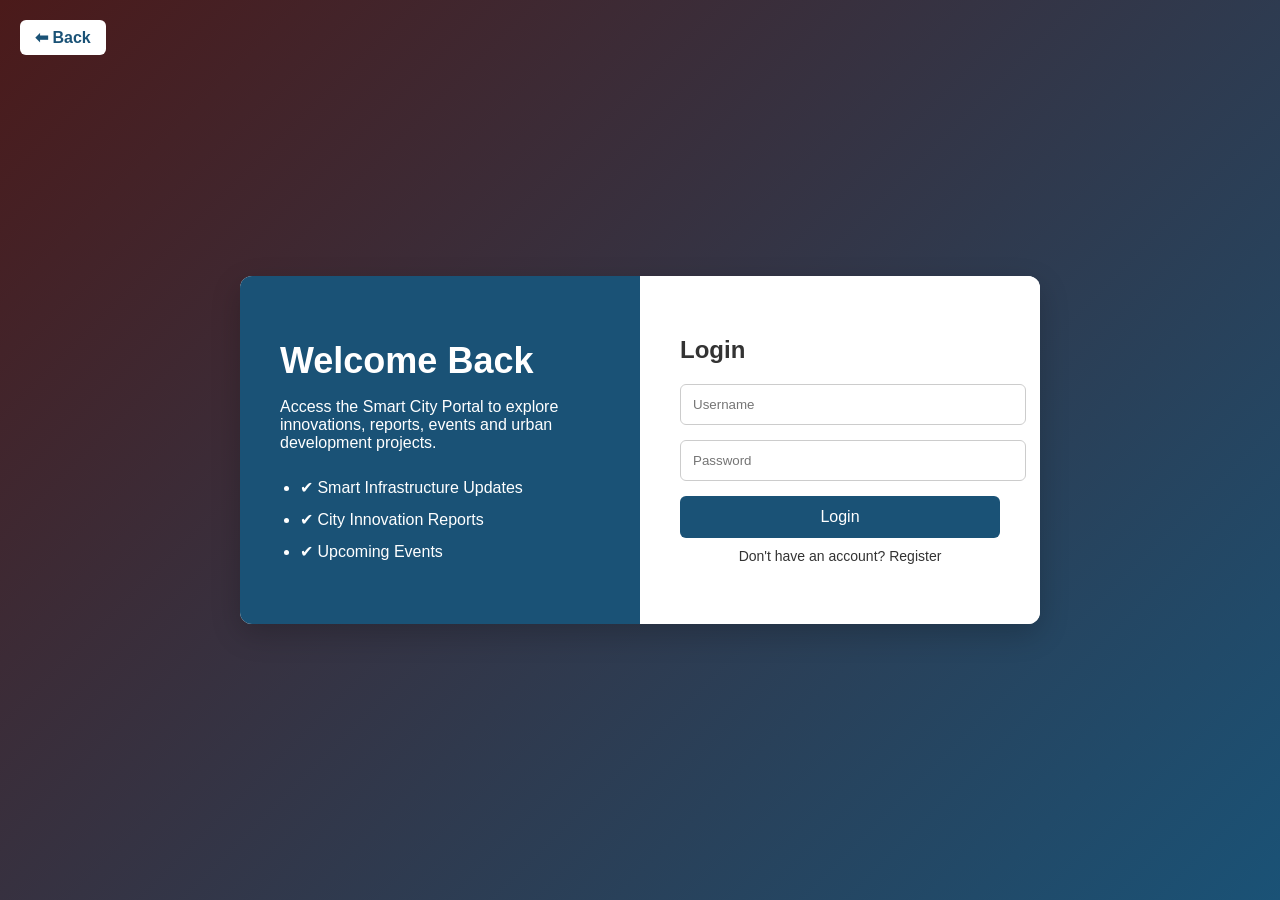
<file: login.html>
<!DOCTYPE html>
<html>
<head>
<title>Login - Smart City Portal</title>
<link rel="stylesheet" href="login.css">

<meta name="viewport" content="width=device-width, initial-scale=1.0">

<style>

/* FULL PAGE */
body{
    margin:0;
    font-family:Arial, sans-serif;
    background:linear-gradient(135deg,#4b1a1a,#1a5276);
    display:flex;
    justify-content:center;
    align-items:center;
    height:100vh;
}

/* CONTAINER */
.login-container{
    display:flex;
    width:800px;
    background:white;
    border-radius:12px;
    overflow:hidden;
    box-shadow:0 10px 30px rgba(0,0,0,0.2);
}

/* LEFT */
.left{
    background:#1a5276;
    color:white;
    padding:40px;
    width:50%;
}

.left h1{
    margin-bottom:10px;
}

.left ul{
    margin-top:20px;
    padding-left:20px;
}

/* RIGHT */
.right{
    padding:40px;
    width:50%;
}

.right h2{
    margin-bottom:20px;
}

/* INPUTS */
input{
    width:100%;
    padding:12px;
    margin-bottom:15px;
    border:1px solid #ccc;
    border-radius:6px;
}

/* BUTTON */
button{
    width:100%;
    padding:12px;
    background:#1a5276;
    color:white;
    border:none;
    border-radius:6px;
    cursor:pointer;
    font-size:16px;
}

button:hover{
    background:#154360;
}

/* EXTRA TEXT */
.extra{
    margin-top:10px;
    font-size:14px;
}

/* BACK BUTTON */
.back-btn{
    position:absolute;
    top:20px;
    left:20px;
    background:white;
    color:#1a5276;
    padding:8px 15px;
    border-radius:6px;
    text-decoration:none;
    font-weight:bold;
}

/* MOBILE */
@media(max-width:768px){
    .login-container{
        flex-direction:column;
        width:90%;
    }

    .left, .right{
        width:100%;
    }
}

</style>

</head>

<body>

<!-- 🔙 BACK BUTTON -->
<a href="index.html" class="back-btn">⬅ Back</a>

<div class="login-container">

<div class="left">
<h1>Welcome Back</h1>
<p>Access the Smart City Portal to explore innovations, reports, events and urban development projects.</p>

<ul>
<li>✔ Smart Infrastructure Updates</li>
<li>✔ City Innovation Reports</li>
<li>✔ Upcoming Events</li>
</ul>
</div>

<div class="right">
<h2>Login</h2>

<form>
<input type="text" placeholder="Username" required>
<input type="password" placeholder="Password" required>

<button type="submit">Login</button>

<p class="extra">Don't have an account? Register</p>
</form>

</div>

</div>

</body>
</html>
</file>
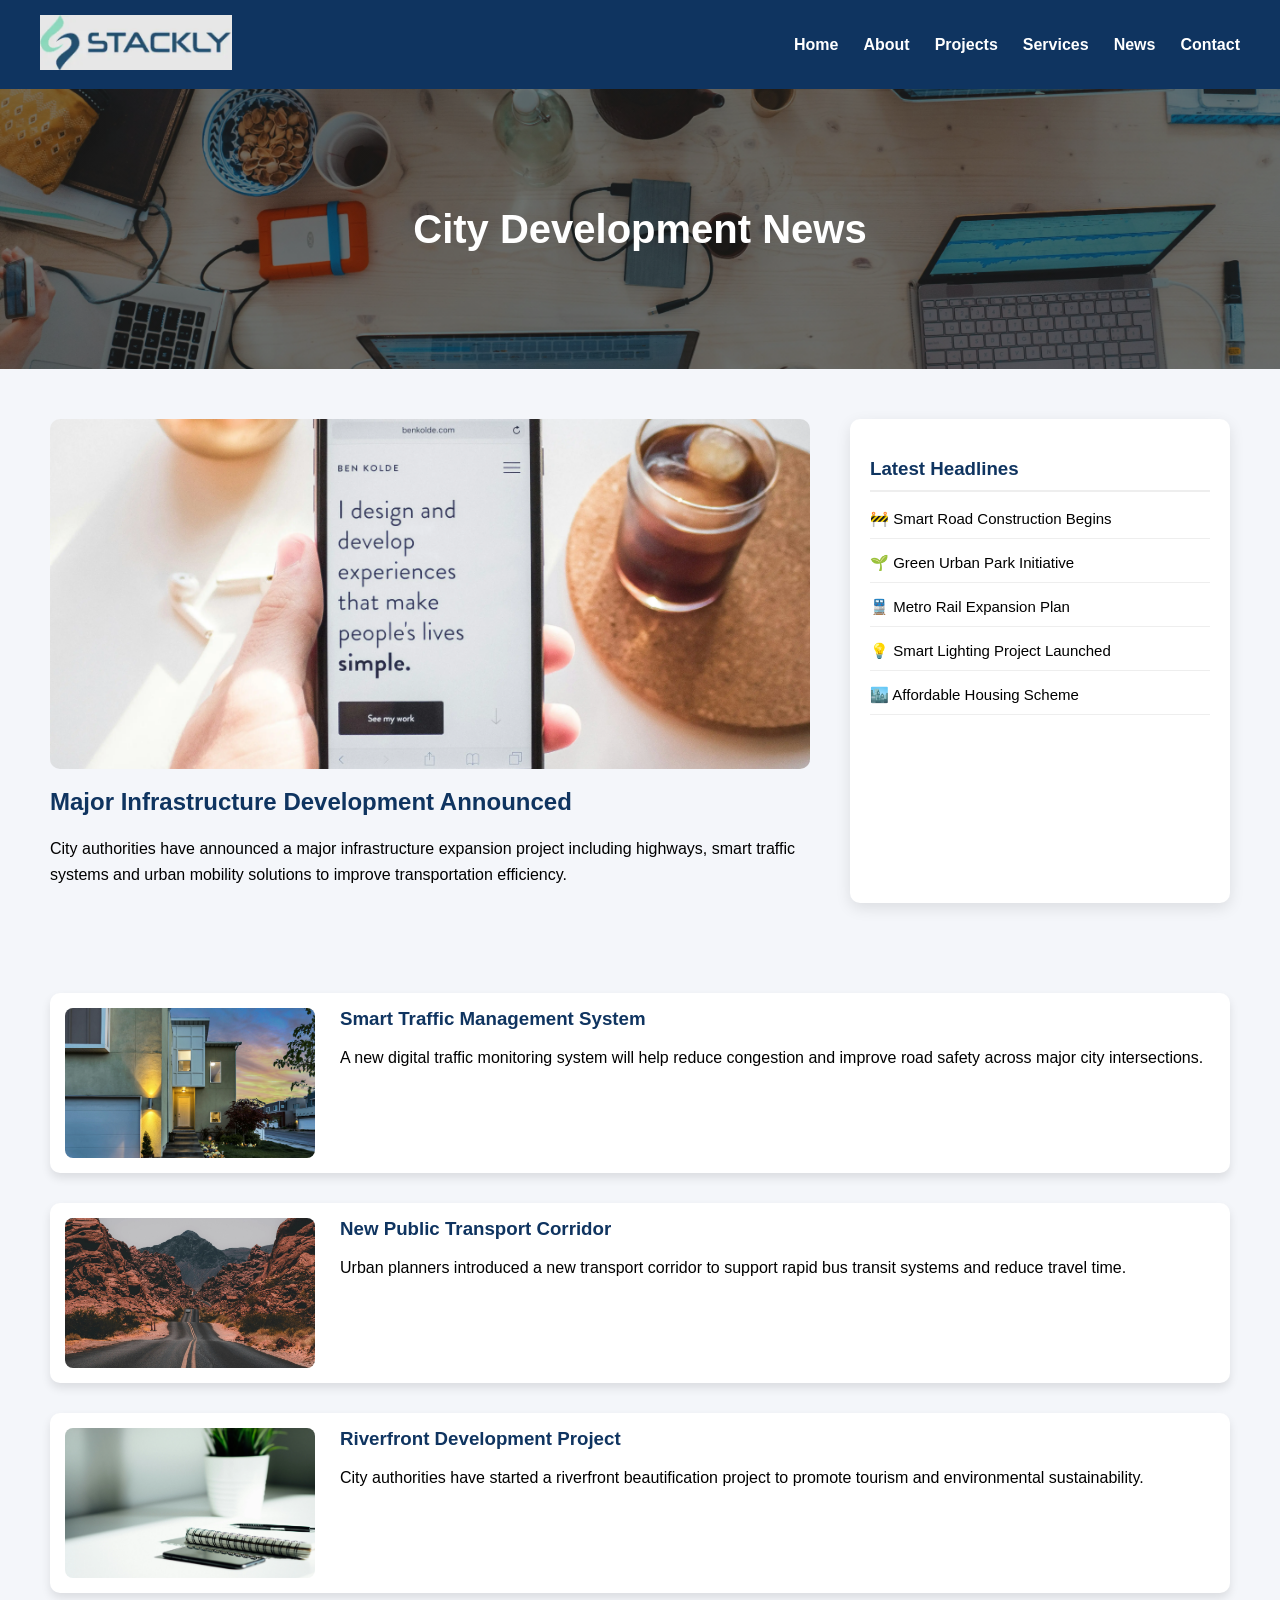
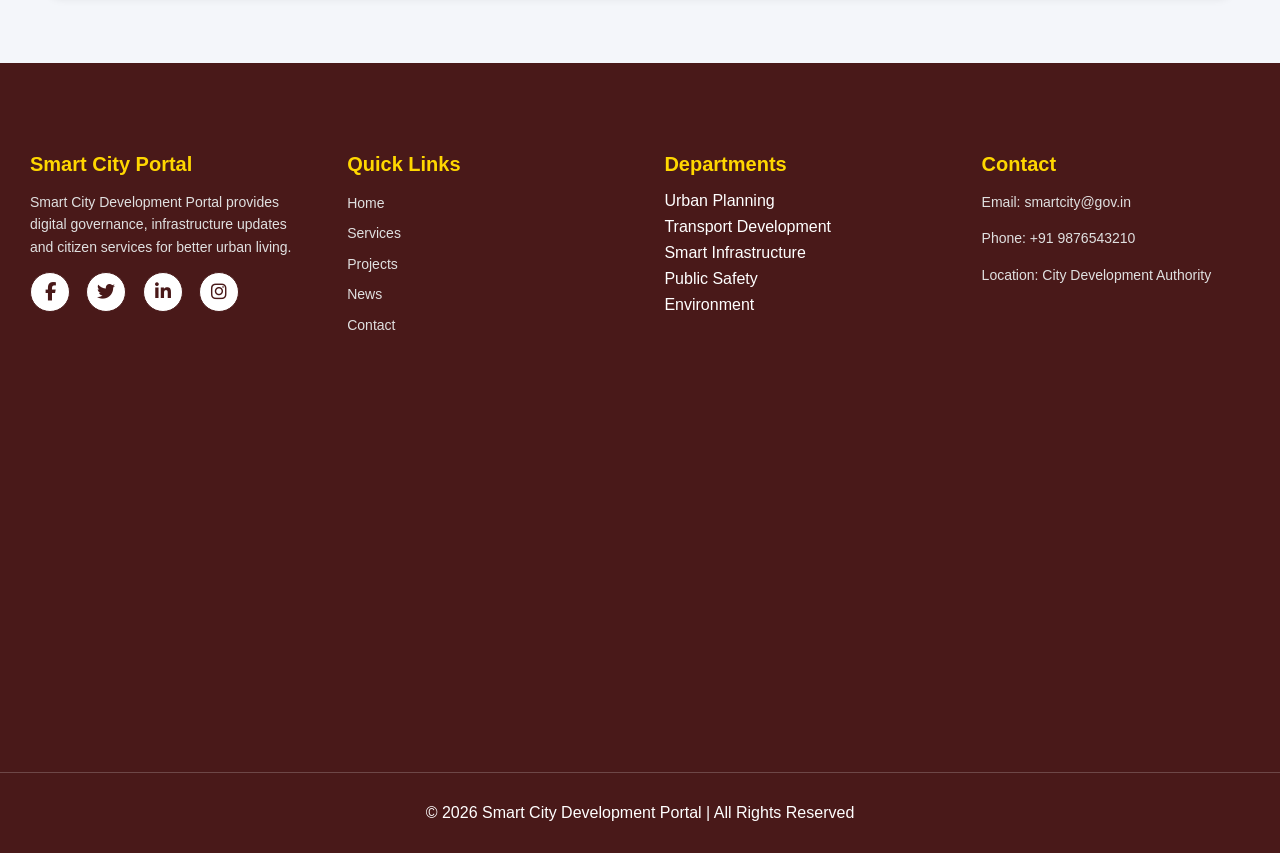
<file: news.html>
<!DOCTYPE html>
<html>
<head>
<link rel="stylesheet" href="header.css">
<script src="header.js" defer></script>

  <link rel="stylesheet" href="footer.css">
  <link rel="stylesheet" href="./news.css">
    <link rel="stylesheet"
href="https://cdnjs.cloudflare.com/ajax/libs/font-awesome/6.5.0/css/all.min.css">
<title>News - Smart City Development Portal</title>

<meta name="viewport" content="width=device-width, initial-scale=1.0">

<link rel="stylesheet"
href="https://cdnjs.cloudflare.com/ajax/libs/font-awesome/6.5.0/css/all.min.css">

<style>

body{
margin:0;
font-family:Arial;
background:#f4f6fa;
}

/* HEADER */

header{
background:#0f3460;
color:white;
padding:20px;
text-align:center;
}

nav a{
color:white;
margin:12px;
text-decoration:none;
font-weight:bold;
}

nav a:hover{
color:#ffcc00;
}


/* HERO */

.hero{
height:280px;
background:linear-gradient(rgba(0,0,0,0.5),rgba(0,0,0,0.5)),
url("./images/35.webp");
background-size:cover;
background-position:center;
display:flex;
align-items:center;
justify-content:center;
color:white;
font-size:40px;
font-weight:bold;
text-align:center;
}


/* MAIN LAYOUT */

.news-layout{
display:grid;
grid-template-columns:2fr 1fr;
gap:40px;
padding:50px;
}


/* FEATURE NEWS */

.feature-news img{
width:100%;
height:350px;
object-fit:cover;
border-radius:10px;
}

.feature-news h2{
color:#0f3460;
margin-top:15px;
}

.feature-news p{
line-height:1.6;
}


/* SIDE NEWS */

.side-news{
background:white;
padding:20px;
border-radius:10px;
box-shadow:0 5px 15px rgba(0,0,0,0.1);
}

.side-news h3{
color:#0f3460;
border-bottom:2px solid #eee;
padding-bottom:10px;
}

.side-item{
margin:15px 0;
font-size:15px;
border-bottom:1px solid #eee;
padding-bottom:10px;
}


/* NEWS LIST */

.news-list{
padding:40px 50px;
}

.article{
display:flex;
gap:25px;
margin-bottom:30px;
background:white;
padding:15px;
border-radius:10px;
box-shadow:0 5px 10px rgba(0,0,0,0.1);
transition:0.3s;
}

.article:hover{
transform:scale(1.02);
}

.article img{
width:250px;
height:150px;
object-fit:cover;
border-radius:8px;
}

.article h3{
color:#0f3460;
margin-top:0;
}


/* FOOTER */

.footer{
background:rgb(73,25,25);
padding-top:40px;
color:white;
}

.footer-container{
display:flex;
justify-content:space-between;
padding:30px;
flex-wrap:wrap;
}

.footer-box{
width:22%;
}

.footer-box h3{
margin-bottom:15px;
}

.footer-box p,
.footer-box a{
color:#e0e0e0;
font-size:14px;
line-height:1.6;
text-decoration:none;
}

.footer-box ul{
list-style:none;
padding:0;
}

.footer-box ul li{
margin-bottom:8px;
}

.footer-social a{
display:inline-block;
margin-right:12px;
font-size:18px;
width:38px;
height:38px;
text-align:center;
line-height:38px;
border-radius:50%;
background:white;
color:rgb(73,25,25);
border:1px solid rgb(73,25,25);
transition:0.3s;
}

.footer-social a:hover{
transform:translateY(-5px);
}

.footer-bottom{
text-align:center;
background:rgb(73,25,25);
padding:15px 0;
margin-top:20px;
}


/* RESPONSIVE */

@media(max-width:900px){

.news-layout{
grid-template-columns:1fr;
padding:20px;
}

.article{
flex-direction:column;
}

.article img{
width:100%;
height:200px;
}

.footer-box{
width:45%;
margin-bottom:25px;
}

}

@media(max-width:500px){

.footer-box{
width:100%;
}

.hero{
font-size:28px;
}

}

</style>
</head>

<body>
<header class="top-header">

<a href="news.html">
<img src="./images/white-logo.webp" class="site-logo">
</a>

<ul class="main-menu" id="mainMenu">

<li><a href="index.html">Home</a></li>
<li><a href="about.html">About</a></li>
<li><a href="projects.html">Projects</a></li>
<li><a href="services.html">Services</a></li>
<li><a href="news.html">News</a></li>
<li><a href="contact.html">Contact</a></li>

</ul>

<div class="hamburger" onclick="openMenu()">
<i class="fa-solid fa-bars"></i>
</div>

</header>
<div class="hero">
City Development News
</div>


<section class="news-layout">


<div class="feature-news">

<img src="./images/36.webp">

<h2>Major Infrastructure Development Announced</h2>

<p>
City authorities have announced a major infrastructure expansion
project including highways, smart traffic systems and urban mobility
solutions to improve transportation efficiency.
</p>

</div>


<div class="side-news">

<h3>Latest Headlines</h3>

<div class="side-item">🚧 Smart Road Construction Begins</div>

<div class="side-item">🌱 Green Urban Park Initiative</div>

<div class="side-item">🚆 Metro Rail Expansion Plan</div>

<div class="side-item">💡 Smart Lighting Project Launched</div>

<div class="side-item">🏙️ Affordable Housing Scheme</div>

</div>

</section>


<section class="news-list">


<div class="article">

<img src="./images/37.webp">

<div>
<h3>Smart Traffic Management System</h3>
<p>
A new digital traffic monitoring system will help reduce congestion
and improve road safety across major city intersections.
</p>
</div>

</div>


<div class="article">

<img src="./images/38.webp">

<div>
<h3>New Public Transport Corridor</h3>
<p>
Urban planners introduced a new transport corridor to support
rapid bus transit systems and reduce travel time.
</p>
</div>

</div>


<div class="article">

<img src="./images/39.webp">

<div>
<h3>Riverfront Development Project</h3>
<p>
City authorities have started a riverfront beautification project
to promote tourism and environmental sustainability.
</p>
</div>

</div>


</section>



<footer class="footer">

<div class="footer-container">


<div class="footer-box">

<h3>Smart City Portal</h3>

<p>
Smart City Development Portal provides digital governance,
infrastructure updates and citizen services for better urban living.
</p>

<div class="footer-social">

<a href="404.html"><i class="fa-brands fa-facebook-f"></i></a>

<a href="404.html"><i class="fa-brands fa-twitter"></i></a>

<a href="404.html"><i class="fa-brands fa-linkedin-in"></i></a>

<a href="404.html"><i class="fa-brands fa-instagram"></i></a>

</div>

</div>


<div class="footer-box">

<h3>Quick Links</h3>

<ul>
<li><a href="index.html">Home</a></li>
<li><a href="services.html">Services</a></li>
<li><a href="projects.html">Projects</a></li>
<li><a href="news.html">News</a></li>
<li><a href="contact.html">Contact</a></li>
</ul>

</div>


<div class="footer-box">

<h3>Departments</h3>

<ul>
<li>Urban Planning</li>
<li>Transport Development</li>
<li>Smart Infrastructure</li>
<li>Public Safety</li>
<li>Environment</li>
</ul>

</div>


<div class="footer-box">

<h3>Contact</h3>

<p>Email: smartcity@gov.in</p>
<p>Phone: +91 9876543210</p>
<p>Location: City Development Authority</p>

</div>


</div>

<div class="map-container">
    <iframe 
    src="https://maps.google.com/maps?q=Hyderabad%20India&output=embed">
    </iframe>
</div>
<div class="footer-bottom">

<p>© 2026 Smart City Development Portal | All Rights Reserved</p>

</div>

</footer>
<script>
function openMenu(){
document.getElementById("mainMenu").classList.toggle("show");
}
</script>
</script>
</body>
</html>
</file>
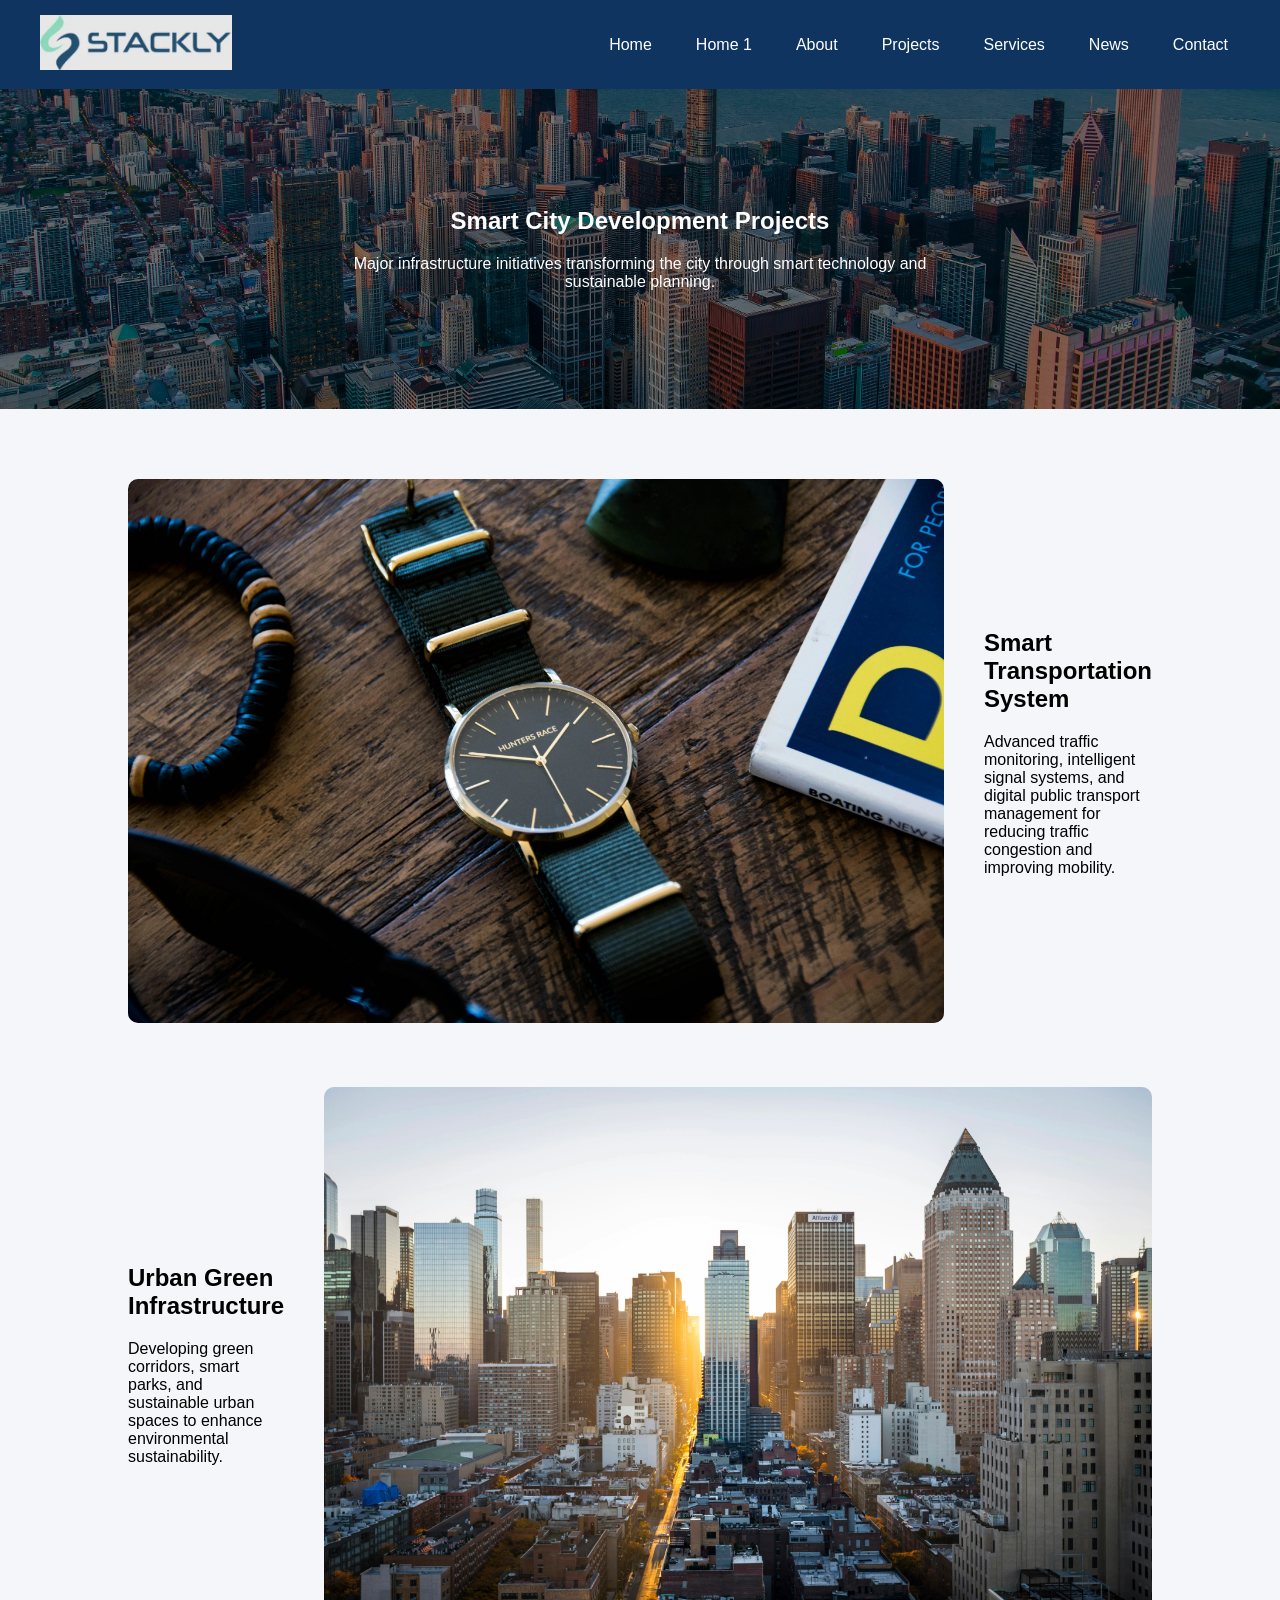
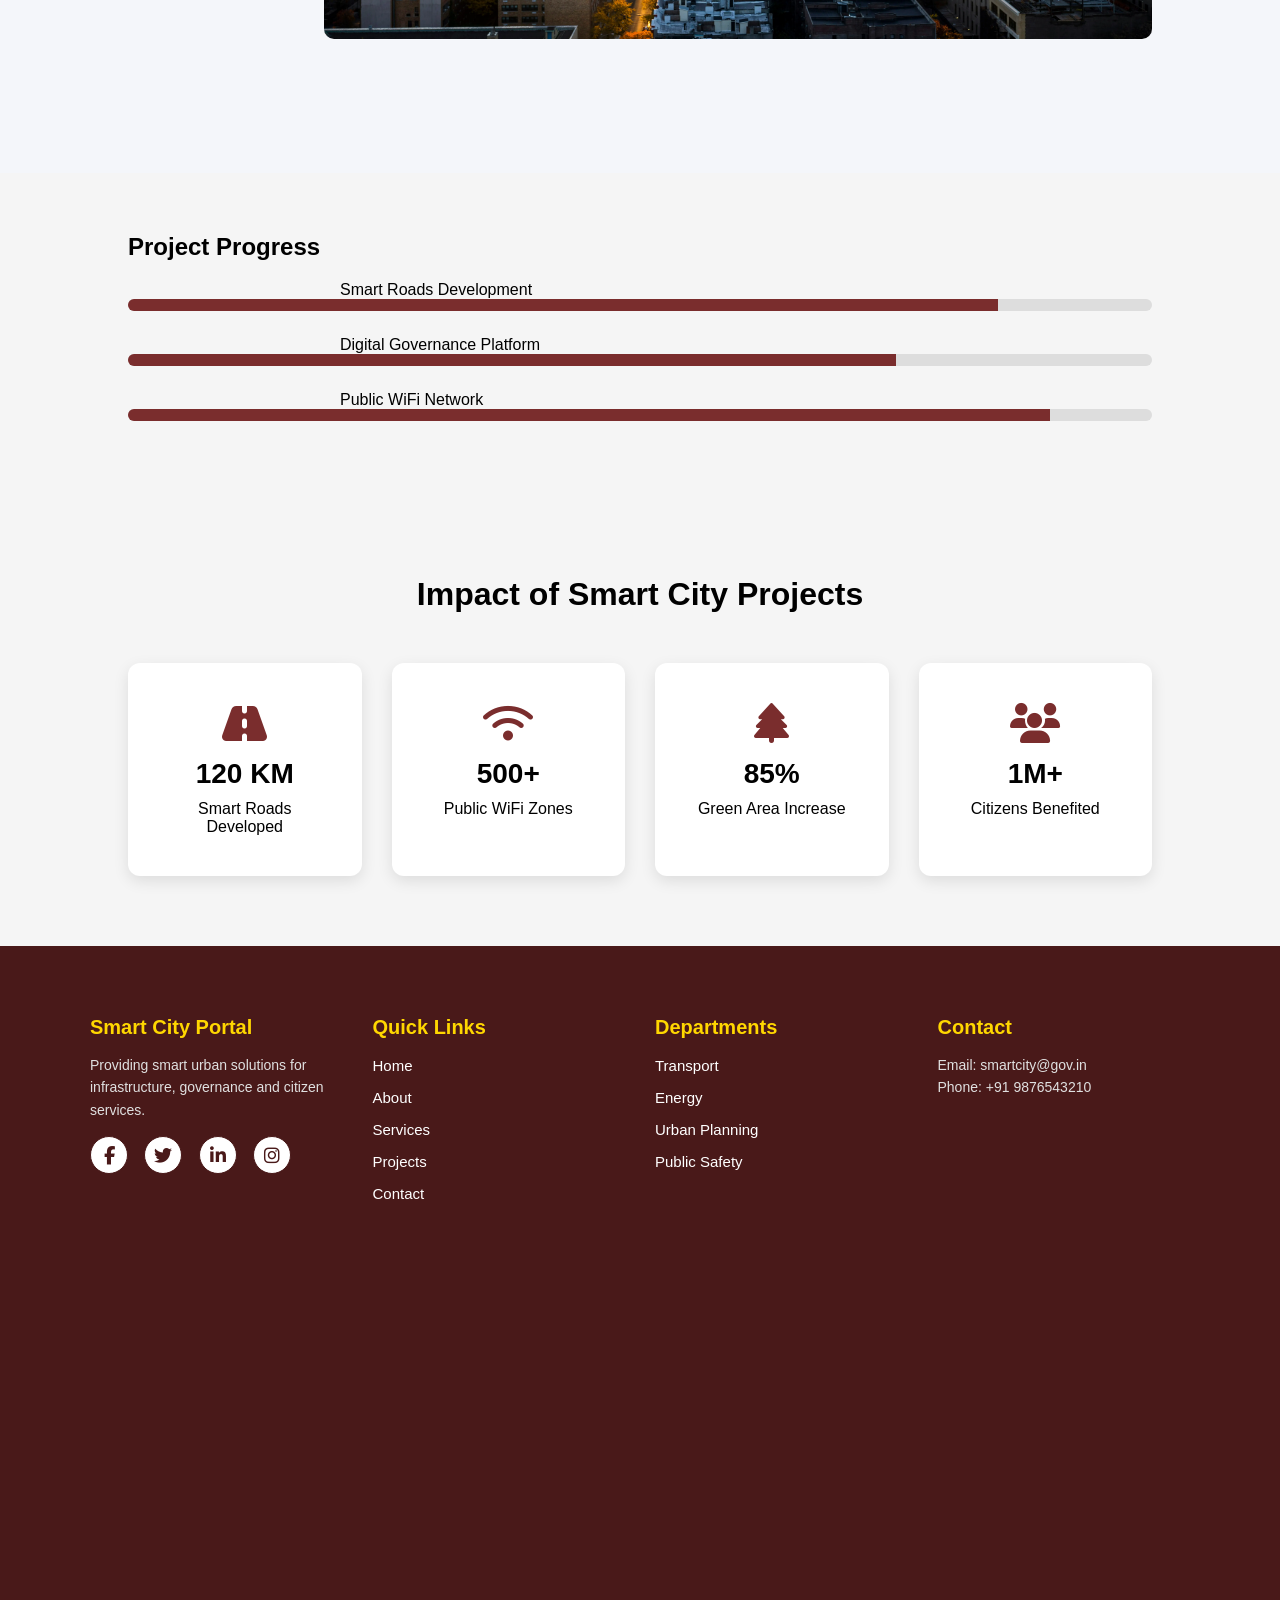
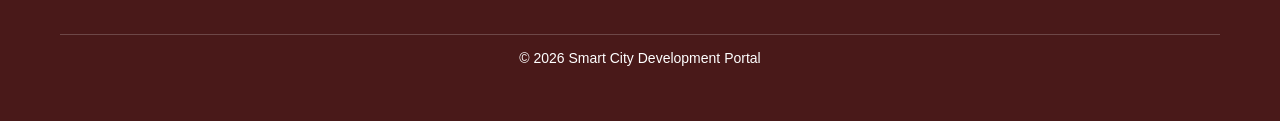
<file: projects.html>
<!DOCTYPE html>
<html lang="en">
<head>
<link rel="stylesheet" href="header.css">
<script src="header.js" defer></script>
<meta charset="UTF-8">
<meta name="viewport" content="width=device-width, initial-scale=1.0">

<title>Smart City Projects</title>
<link rel="stylesheet" href="footer.css">
<link rel="stylesheet" href="style.css">
<link rel="stylesheet" href="./news.css">

<link rel="stylesheet"
href="https://cdnjs.cloudflare.com/ajax/libs/font-awesome/6.5.0/css/all.min.css">
<link rel="stylesheet" href="https://cdnjs.cloudflare.com/ajax/libs/font-awesome/6.5.0/css/all.min.css">
</head>

<body>

<!-- HEADER -->
<header class="top-header">

  <a href="projects.html">
    <img src="./images/white-logo.webp" class="site-logo">
  </a>

  <ul class="main-menu" id="mainMenu">
    <li><a href="index.html">Home</a></li>
    <li><a href="home1.html">Home 1</a></li>
    <li><a href="about.html">About</a></li>
    <li><a href="projects.html">Projects</a></li>
    <li><a href="services.html">Services</a></li>
    <li><a href="news.html">News</a></li>
    <li><a href="contact.html">Contact</a></li>
  </ul>

  <div class="hamburger" onclick="openMenu()">
    <i class="fa-solid fa-bars"></i>
  </div>

</header>
<!-- HERO -->

<section class="project-hero">

<h1>Smart City Development Projects</h1>

<p>
Major infrastructure initiatives transforming the city
through smart technology and sustainable planning.
</p>

</section>


<!-- PROJECT SHOWCASE -->

<section class="project-showcase">

<div class="project-row">

<div class="project-img">
<img src="./images/photo-1508057198894-247b23fe5ade (4).webp">
</div>

<div class="project-text">

<h2>Smart Transportation System</h2>

<p>
Advanced traffic monitoring, intelligent signal systems,
and digital public transport management for reducing
traffic congestion and improving mobility.
</p>

</div>

</div>


<div class="project-row reverse">

<div class="project-img">
<img src="./images/40.webp">
</div>

<div class="project-text">

<h2>Urban Green Infrastructure</h2>

<p>
Developing green corridors, smart parks, and sustainable
urban spaces to enhance environmental sustainability.
</p>

</div>

</div>

</section>


<!-- PROJECT PROGRESS -->

<section class="project-progress">

<h2>Project Progress</h2>

<div class="progress-item">

<p>Smart Roads Development</p>
<div class="progress-bar">
<span style="width:85%"></span>
</div>

</div>

<div class="progress-item">

<p>Digital Governance Platform</p>
<div class="progress-bar">
<span style="width:75%"></span>
</div>

</div>

<div class="progress-item">

<p>Public WiFi Network</p>
<div class="progress-bar">
<span style="width:90%"></span>
</div>

</div>

</section>


<!-- PROJECT GALLERY -->

<section class="city-impact">

<h2>Impact of Smart City Projects</h2>

<div class="impact-container">

<div class="impact-box">

<i class="fa-solid fa-road"></i>
<h3>120 KM</h3>
<p>Smart Roads Developed</p>

</div>

<div class="impact-box">

<i class="fa-solid fa-wifi"></i>
<h3>500+</h3>
<p>Public WiFi Zones</p>

</div>

<div class="impact-box">

<i class="fa-solid fa-tree"></i>
<h3>85%</h3>
<p>Green Area Increase</p>

</div>

<div class="impact-box">

<i class="fa-solid fa-users"></i>
<h3>1M+</h3>
<p>Citizens Benefited</p>

</div>

</div>

</section>

<!-- FOOTER -->

<footer class="footer">

<div class="footer-container">

<div class="footer-box">

<h3>Smart City Portal</h3>

<p>
Providing smart urban solutions for infrastructure,
governance and citizen services.
</p>
<div class="footer-social">

<a href="404.html"><i class="fa-brands fa-facebook-f"></i></a>

<a href="404.html"><i class="fa-brands fa-twitter"></i></a>

<a href="404.html"><i class="fa-brands fa-linkedin-in"></i></a>

<a href="404.html"><i class="fa-brands fa-instagram"></i></a>

</div>
</div>


<div class="footer-box">

<h3>Quick Links</h3>

<ul>
<li><a href="index.html">Home</a></li>
<li><a href="about.html">About</a></li>
<li><a href="services.html">Services</a></li>
<li><a href="projects.html">Projects</a></li>
<li><a href="contact.html">Contact</a></li>
</ul>

</div>


<div class="footer-box">

<h3>Departments</h3>

<ul>
<li><a href="#">Transport</a></li>
<li><a href="#">Energy</a></li>
<li><a href="#">Urban Planning</a></li>
<li><a href="#">Public Safety</a></li>
</ul>

</div>


<div class="footer-box">

<h3>Contact</h3>

<p>Email: smartcity@gov.in</p>
<p>Phone: +91 9876543210</p>

</div>

</div>
<div class="map-container">
    <iframe 
    src="https://maps.google.com/maps?q=Hyderabad%20India&output=embed">
    </iframe>
</div>
<div class="footer-bottom">

<p>© 2026 Smart City Development Portal</p>

</div>

</footer>
<script>
function openMenu(){
  document.getElementById("mainMenu").classList.toggle("show");
}
</script>
</body>
</html>
</file>
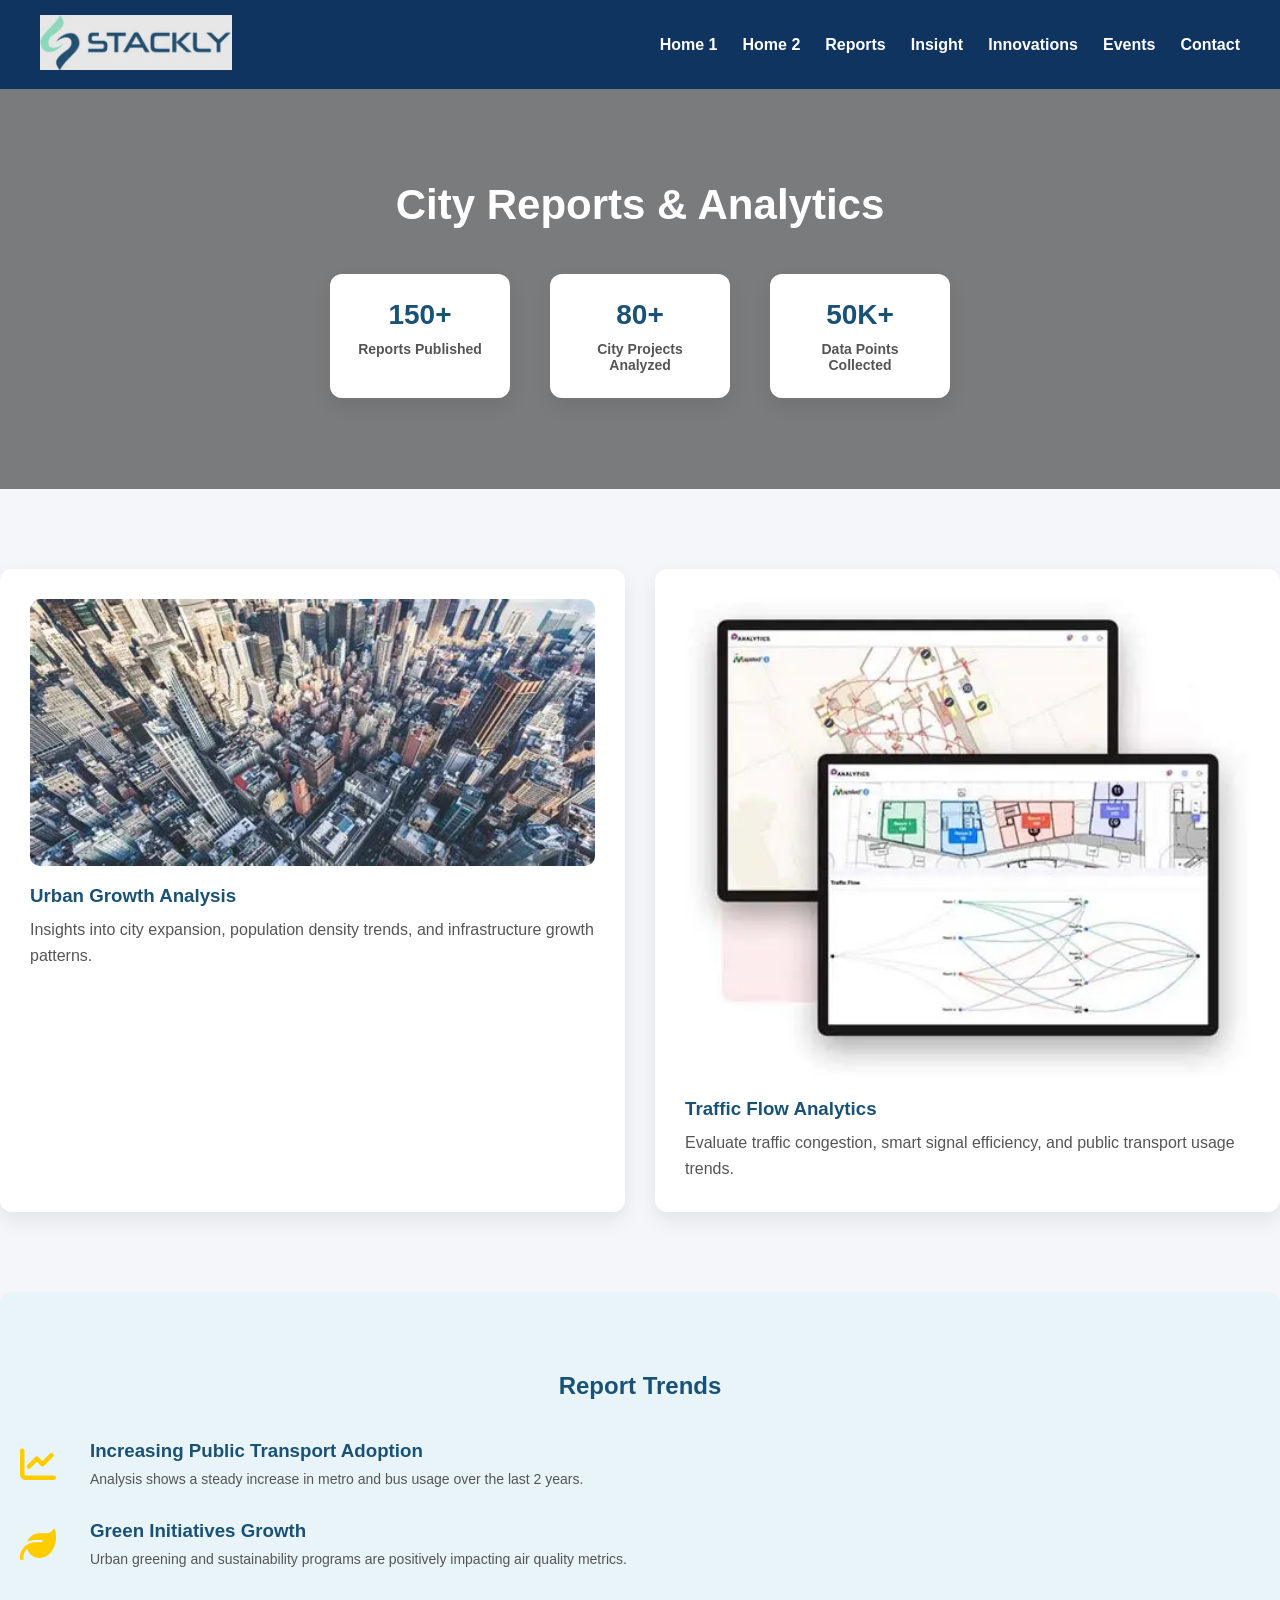
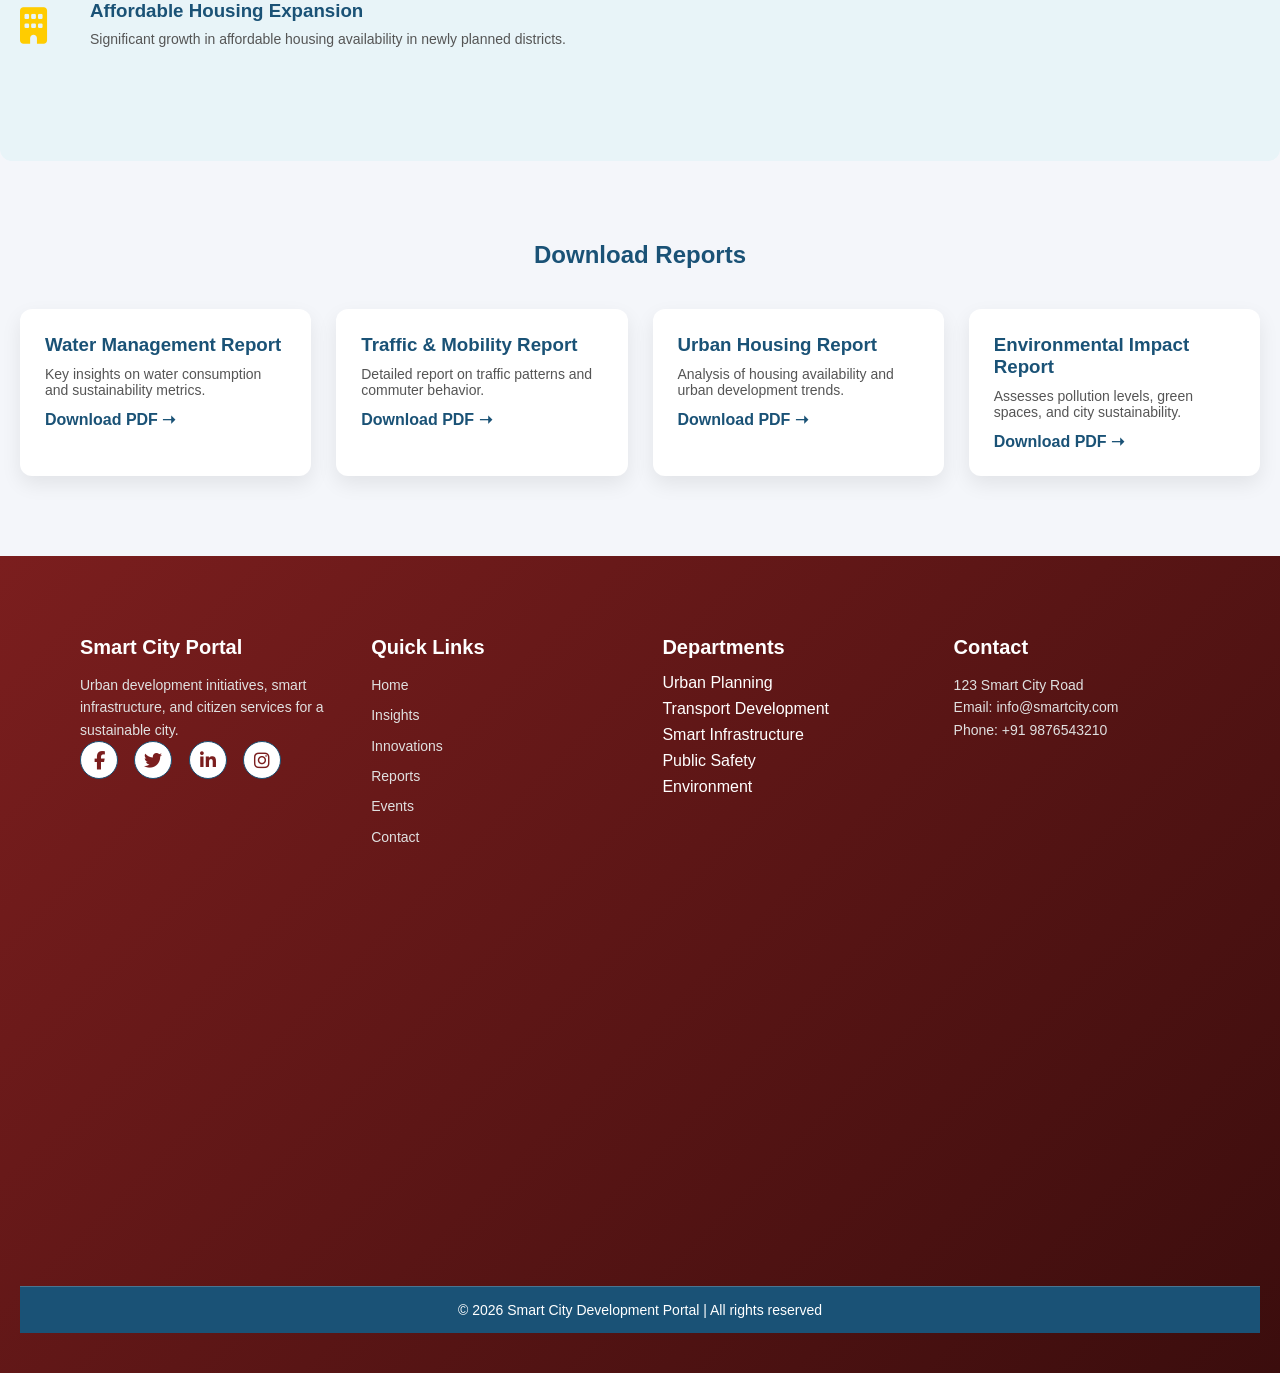
<file: reports.html>
<!DOCTYPE html>
<html lang="en">
<head>
  <link rel="stylesheet" href="header.css">
<script src="header.js" defer></script>
<meta charset="UTF-8">
<meta name="viewport" content="width=device-width, initial-scale=1.0">
<title>Reports - Smart City Portal</title>
<link rel="stylesheet" href="./news.css">
<link rel="stylesheet" href="https://cdnjs.cloudflare.com/ajax/libs/font-awesome/6.5.0/css/all.min.css">
<link rel="stylesheet" href="footer.css">
<style>
/* ===== GLOBAL ===== */
*{margin:0; padding:0; box-sizing:border-box; font-family:"Poppins",sans-serif;}
body{background:#f4f6fa; color:#333;}
a{text-decoration:none; color:inherit;}
ul{list-style:none;}

/* ===== HEADER ===== */
header{
  display:flex; justify-content:space-between; align-items:center;
  padding:18px 40px; background:#1a5276; color:white; /* unique header color */
}
header img{height:60px;}
nav a{margin:0 15px; font-weight:bold; color:white; transition:0.3s;}
nav a:hover{color:#ffcc00;}
.menu-toggle{display:none; font-size:28px; cursor:pointer;}

/* ===== HERO ===== */
.hero{
  height:400px; display:flex; flex-direction:column; align-items:center; justify-content:center; text-align:center;
  background: linear-gradient(rgba(0,0,0,0.5), rgba(0,0,0,0.5)), 
              url('https://images.unsplash.com/photo-1605902711622-cfb43c443e54?auto=format&fit=crop&w=1200&q=80');
  background-size:cover; background-position:center; color:white;
}
.hero h1{font-size:42px; margin-bottom:15px; animation:slideDown 1s;}
.hero p{font-size:18px; max-width:700px; animation:fadeIn 2s;}
@keyframes slideDown{from{opacity:0; transform:translateY(-50px);}to{opacity:1; transform:translateY(0);}}
@keyframes fadeIn{from{opacity:0;}to{opacity:1;}}

/* ===== STATS COUNTERS ===== */
.stats{
  display:flex; justify-content:center; gap:40px; margin-top:30px; flex-wrap:wrap;
}
.stat-box{
  background:white; padding:25px; border-radius:12px; width:180px; text-align:center;
  box-shadow:0 8px 20px rgba(0,0,0,0.08); transition:transform 0.3s;
}
.stat-box:hover{transform:translateY(-6px);}
.stat-box h2{font-size:28px; color:#1a5276; margin-bottom:10px;}
.stat-box p{font-size:14px; color:#555;}

/* ===== SECTION: DATA HIGHLIGHTS ===== */
.data-highlights{
  display:flex; flex-wrap:wrap; gap:30px; margin:80px 0;
}
.data-card{
  flex:1 1 45%; background:white; padding:30px; border-radius:12px;
  box-shadow:0 8px 20px rgba(0,0,0,0.08); transition:0.3s;
}
.data-card:hover{transform:translateY(-5px);}
.data-card img{width:100%; border-radius:10px; margin-bottom:15px;}
.data-card h3{color:#1a5276; margin-bottom:10px;}
.data-card p{color:#555; line-height:1.6;}

/* ===== SECTION: REPORT TRENDS ===== */
.trends-section{
  background:#e8f4f8; padding:80px 20px; border-radius:12px;
}
.trends-section h2{text-align:center; color:#1a5276; margin-bottom:40px;}
.trend{
  display:flex; gap:20px; align-items:center; flex-wrap:wrap; margin-bottom:30px;
}
.trend i{
  font-size:36px; color:#ffcc00; min-width:50px;
}
.trend-content h3{color:#1a5276; margin-bottom:6px;}
.trend-content p{color:#555; font-size:14px; line-height:1.6;}

/* ===== SECTION: DOWNLOADABLE REPORTS ===== */
.download-section{
  padding:80px 20px;
}
.download-section h2{text-align:center; color:#1a5276; margin-bottom:40px;}
.download-grid{
  display:grid; grid-template-columns:repeat(auto-fit,minmax(250px,1fr)); gap:25px;
}
.download-card{
  background:white; border-radius:12px; padding:25px; box-shadow:0 8px 20px rgba(0,0,0,0.08);
  transition:0.3s;
}
.download-card:hover{transform:translateY(-5px);}
.download-card h3{color:#1a5276; margin-bottom:10px;}
.download-card p{color:#555; font-size:14px; margin-bottom:12px;}
.download-card a{color:#1a5276; font-weight:bold;}
.download-card a:hover{color:#ffcc00;}

/* ===== FOOTER ===== */
footer{
  background:#1a5276; color:white; padding:40px 20px;
}
.footer-container{
  display:flex; justify-content:space-between; flex-wrap:wrap; max-width:1200px; margin:auto; gap:30px;
}
.footer-box h3{font-size:20px; margin-bottom:15px; color:white;}
.footer-box p,.footer-box a{font-size:14px; color:#e0e0e0; line-height:1.6;}
.footer-box ul li{margin-bottom:8px;}
.footer-box ul li a:hover{color:#ffcc00;}
.footer-social a{
  display:inline-block;margin-right:12px;font-size:18px;width:38px;height:38px;text-align:center;line-height:38px;
  border-radius:50%;background:white;color:#1a5276;border:1px solid #1a5276;transition:0.3s;
}
.footer-social a:hover{background:#1a5276;color:white;transform:translateY(-5px);}
.footer-bottom{text-align:center;background:#1a5276;padding:15px 0;margin-top:20px;font-size:14px;}

/* RESPONSIVE */
@media(max-width:900px){
  .data-highlights{flex-direction:column;}
  .trend{flex-direction:column;align-items:flex-start;}
}
</style>
</head>
<body>

<!-- HEADER -->
<header class="top-header">

  <a href="reports.html">
    <img src="./images/white-logo.webp" class="site-logo">
  </a>

  <ul class="main-menu" id="mainMenu">
    <li><a href="home1.html">Home 1</a></li>
    <li><a href="home2.html">Home 2</a></li>
    <li><a href="reports.html">Reports</a></li>
    <li><a href="insights.html">Insight</a></li>
    <li><a href="invocations.html">Innovations</a></li>
    <li><a href="events.html">Events</a></li>
    <li><a href="contact.html">Contact</a></li>
  </ul>

  <div class="hamburger" onclick="openMenu()">
    <i class="fa-solid fa-bars"></i>
  </div>

</header>
<!-- HERO -->
<div class="hero">
    <h1>City Reports & Analytics</h1>
    
    <div class="stats">
        <div class="stat-box">
            <h2>150+</h2>
            <p>Reports Published</p>
        </div>
        <div class="stat-box">
            <h2>80+</h2>
            <p>City Projects Analyzed</p>
        </div>
        <div class="stat-box">
            <h2>50K+</h2>
            <p>Data Points Collected</p>
        </div>
    </div>
</div>

<!-- SECTION 1: Data Highlights -->
<section class="data-highlights">
    <div class="data-card">
        <img src="./images/41.webp" alt="Urban Growth">
        <h3>Urban Growth Analysis</h3>
        <p>Insights into city expansion, population density trends, and infrastructure growth patterns.</p>
    </div>
    <div class="data-card">
        <img src="./images/42.webp" alt="Traffic Flow">
        <h3>Traffic Flow Analytics</h3>
        <p>Evaluate traffic congestion, smart signal efficiency, and public transport usage trends.</p>
    </div>
</section>

<!-- SECTION 2: Report Trends -->
<section class="trends-section">
    <h2>Report Trends</h2>
    <div class="trend">
        <i class="fa-solid fa-chart-line"></i>
        <div class="trend-content">
            <h3>Increasing Public Transport Adoption</h3>
            <p>Analysis shows a steady increase in metro and bus usage over the last 2 years.</p>
        </div>
    </div>
    <div class="trend">
        <i class="fa-solid fa-leaf"></i>
        <div class="trend-content">
            <h3>Green Initiatives Growth</h3>
            <p>Urban greening and sustainability programs are positively impacting air quality metrics.</p>
        </div>
    </div>
    <div class="trend">
        <i class="fa-solid fa-building"></i>
        <div class="trend-content">
            <h3>Affordable Housing Expansion</h3>
            <p>Significant growth in affordable housing availability in newly planned districts.</p>
        </div>
    </div>
</section>

<!-- SECTION 3: Downloadable Reports -->
<section class="download-section">
    <h2>Download Reports</h2>
    <div class="download-grid">
        <div class="download-card">
            <h3>Water Management Report</h3>
            <p>Key insights on water consumption and sustainability metrics.</p>
            <a href="#">Download PDF ➝</a>
        </div>
        <div class="download-card">
            <h3>Traffic & Mobility Report</h3>
            <p>Detailed report on traffic patterns and commuter behavior.</p>
            <a href="#">Download PDF ➝</a>
        </div>
        <div class="download-card">
            <h3>Urban Housing Report</h3>
            <p>Analysis of housing availability and urban development trends.</p>
            <a href="#">Download PDF ➝</a>
        </div>
        <div class="download-card">
            <h3>Environmental Impact Report</h3>
            <p>Assesses pollution levels, green spaces, and city sustainability.</p>
            <a href="#">Download PDF ➝</a>
        </div>
    </div>
</section>

<!-- FOOTER -->
<style>

.footer{
background:linear-gradient(135deg,#7b1e1e,#3b0d0d);
color:white;
padding-top:40px;
font-family:Arial;
}

.footer-container{
display:flex;
justify-content:space-between;
flex-wrap:wrap;
padding:40px;
}

.footer-box{
width:22%;
}

.footer-box h3{
margin-bottom:15px;
}

.footer-box p,
.footer-box a{
color:#e0e0e0;
font-size:14px;
line-height:1.6;
text-decoration:none;
}

.footer-box ul{
list-style:none;
padding:0;
}

.footer-box ul li{
margin-bottom:8px;
}

.footer-social a{
display:inline-block;
margin-right:12px;
font-size:18px;
width:38px;
height:38px;
text-align:center;
line-height:38px;
border-radius:50%;
background:white;
color:#7b1e1e;
transition:0.3s;
}

.footer-social a:hover{
transform:translateY(-5px);
}

.footer-bottom{
text-align:center;
padding:15px 0;
border-top:1px solid rgba(255,255,255,0.2);
margin-top:20px;
}

@media(max-width:900px){
.footer-box{
width:45%;
margin-bottom:25px;
}
}

@media(max-width:500px){
.footer-box{
width:100%;
}
}

</style>


<footer class="footer">

<div class="footer-container">

<div class="footer-box">
<h3>Smart City Portal</h3>
<p>
Urban development initiatives, smart infrastructure,
and citizen services for a sustainable city.
</p>

<div class="footer-social">

<a href="404.html"><i class="fa-brands fa-facebook-f"></i></a>

<a href="404.html"><i class="fa-brands fa-twitter"></i></a>

<a href="404.html"><i class="fa-brands fa-linkedin-in"></i></a>

<a href="404.html"><i class="fa-brands fa-instagram"></i></a>

</div>
</div>


<div class="footer-box">
<h3>Quick Links</h3>
<ul>
<li><a href="home2.html">Home</a></li>
<li><a href="insights.html">Insights</a></li>
<li><a href="innovations.html">Innovations</a></li>
<li><a href="reports.html">Reports</a></li>
<li><a href="events.html">Events</a></li>
<li><a href="contact.html">Contact</a></li>
</ul>
</div>


<div class="footer-box">
<h3>Departments</h3>
<ul>
<li>Urban Planning</li>
<li>Transport Development</li>
<li>Smart Infrastructure</li>
<li>Public Safety</li>
<li>Environment</li>
</ul>
</div>


<div class="footer-box">
<h3>Contact</h3>
<p>123 Smart City Road</p>
<p>Email: info@smartcity.com</p>
<p>Phone: +91 9876543210</p>
</div>

</div>

<div class="map-container">
    <iframe 
    src="https://maps.google.com/maps?q=Hyderabad%20India&output=embed">
    </iframe>
</div>
<div class="footer-bottom">
© 2026 Smart City Development Portal | All rights reserved
</div>

</footer>
<script>
function openMenu(){
  document.getElementById("mainMenu").classList.toggle("show");
}
</script>
</body>
</html>
</file>
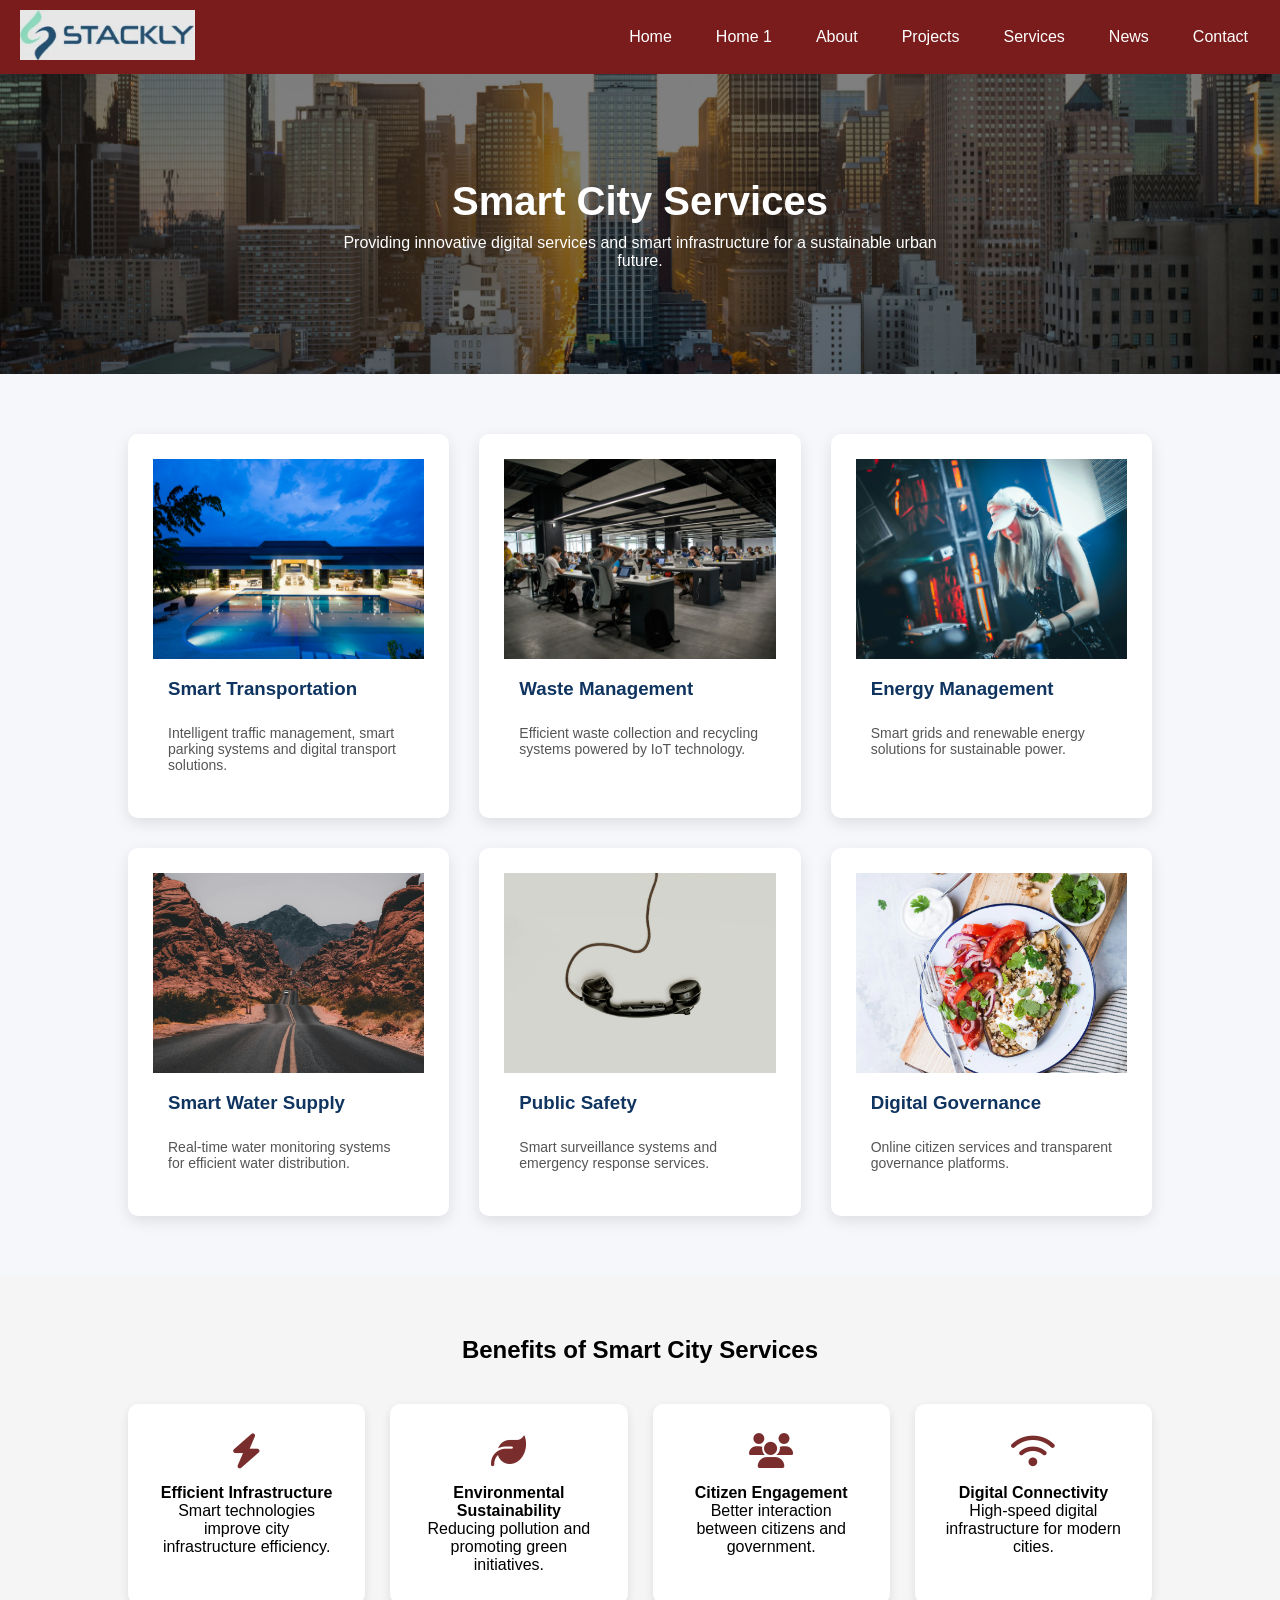
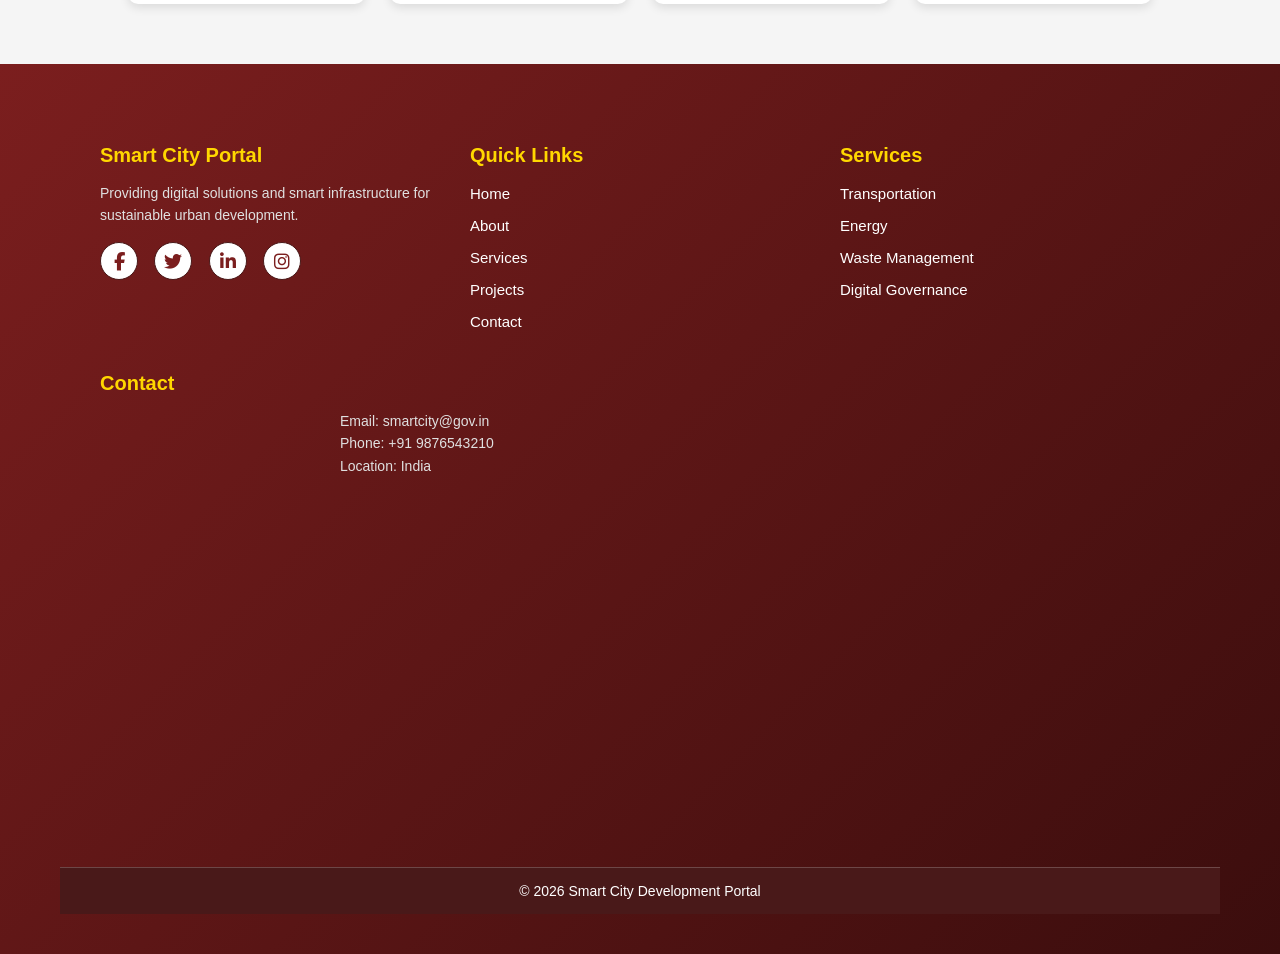
<file: services.html>
<!DOCTYPE html>
<html lang="en">
<head>

  <link rel="stylesheet" href="header.css">
<script src="header.js" defer></script>
 <link rel="stylesheet" href="./news.css">
<link rel="stylesheet" href="footer.css">
<meta charset="UTF-8">
<meta name="viewport" content="width=device-width, initial-scale=1.0">

<title>Smart City Services</title>

<link rel="stylesheet" href="style.css">

<link rel="stylesheet"
href="https://cdnjs.cloudflare.com/ajax/libs/font-awesome/6.5.0/css/all.min.css">
<link rel="stylesheet"
href="https://cdnjs.cloudflare.com/ajax/libs/font-awesome/6.5.0/css/all.min.css">
</head>

<body>

<!-- HEADER -->
<header class="top-header">

  <a href="services.html">
    <img src="./images/white-logo.webp" class="site-logo">
  </a>

  <ul class="main-menu" id="mainMenu">
    <li><a href="index.html">Home</a></li>
    <li><a href="home1.html">Home 1</a></li>
    <li><a href="about.html">About</a></li>
    <li><a href="projects.html">Projects</a></li>
    <li><a href="services.html">Services</a></li>
    <li><a href="news.html">News</a></li>
    <li><a href="contact.html">Contact</a></li>
  </ul>

  <div class="hamburger" onclick="openMenu()">
    <i class="fa-solid fa-bars"></i>
  </div>

</header>

<!-- HERO -->

<section class="service-hero">

<h1>Smart City Services</h1>

<p>
Providing innovative digital services and smart infrastructure
for a sustainable urban future.
</p>

</section>


<!-- SERVICES GRID -->

<section class="services-container">

<div class="service-card">

<img src="./images/43.webp">

<h3>Smart Transportation</h3>

<p>
Intelligent traffic management, smart parking systems
and digital transport solutions.
</p>

</div>


<div class="service-card">

<img src="./images/44.webp">

<h3>Waste Management</h3>

<p>
Efficient waste collection and recycling
systems powered by IoT technology.
</p>

</div>


<div class="service-card">

<img src="./images/45.webp">

<h3>Energy Management</h3>

<p>
Smart grids and renewable energy
solutions for sustainable power.
</p>

</div>


<div class="service-card">

<img src="./images/38.webp">

<h3>Smart Water Supply</h3>

<p>
Real-time water monitoring systems
for efficient water distribution.
</p>

</div>


<div class="service-card">

<img src="./images/46.webp">

<h3>Public Safety</h3>

<p>
Smart surveillance systems and
emergency response services.
</p>

</div>


<div class="service-card">

<img src="./images/47.webp">

<h3>Digital Governance</h3>

<p>
Online citizen services and
transparent governance platforms.
</p>

</div>

</section>


<!-- SERVICE BENEFITS -->

<section class="benefits">

<h2>Benefits of Smart City Services</h2>

<div class="benefit-grid">

<div class="benefit-box">
<i class="fa-solid fa-bolt"></i>
<h4>Efficient Infrastructure</h4>
<p>Smart technologies improve city infrastructure efficiency.</p>
</div>

<div class="benefit-box">
<i class="fa-solid fa-leaf"></i>
<h4>Environmental Sustainability</h4>
<p>Reducing pollution and promoting green initiatives.</p>
</div>

<div class="benefit-box">
<i class="fa-solid fa-users"></i>
<h4>Citizen Engagement</h4>
<p>Better interaction between citizens and government.</p>
</div>

<div class="benefit-box">
<i class="fa-solid fa-wifi"></i>
<h4>Digital Connectivity</h4>
<p>High-speed digital infrastructure for modern cities.</p>
</div>

</div>

</section>


<!-- FOOTER -->

<footer class="footer">

<div class="footer-container">

<div class="footer-box">

<h3>Smart City Portal</h3>

<p>
Providing digital solutions and smart infrastructure
for sustainable urban development.
</p>

<div class="footer-social">

<a href="404.html"><i class="fa-brands fa-facebook-f"></i></a>

<a href="404.html"><i class="fa-brands fa-twitter"></i></a>

<a href="404.html"><i class="fa-brands fa-linkedin-in"></i></a>

<a href="404.html"><i class="fa-brands fa-instagram"></i></a>

</div>

</div>


<div class="footer-box">

<h3>Quick Links</h3>

<ul>
<li><a href="index.html">Home</a></li>
<li><a href="about.html">About</a></li>
<li><a href="services.html">Services</a></li>
<li><a href="projects.html">Projects</a></li>
<li><a href="contact.html">Contact</a></li>
</ul>

</div>


<div class="footer-box">

<h3>Services</h3>

<ul>
<li><a href="#">Transportation</a></li>
<li><a href="#">Energy</a></li>
<li><a href="#">Waste Management</a></li>
<li><a href="#">Digital Governance</a></li>
</ul>

</div>


<div class="footer-box">

<h3>Contact</h3>

<p>Email: smartcity@gov.in</p>
<p>Phone: +91 9876543210</p>
<p>Location: India</p>

</div>

</div>

<div class="map-container">
    <iframe 
    src="https://maps.google.com/maps?q=Hyderabad%20India&output=embed">
    </iframe>
</div>
<div class="footer-bottom">

<p>© 2026 Smart City Development Portal</p>

</div>

</footer>
<script>
function openMenu(){
  document.getElementById("mainMenu").classList.toggle("show");
}
</script>
</body>
</html>
</file>
<file: footer.css>
/* FOOTER */

.footer{
background:linear-gradient(135deg,#7b1e1e,#3b0d0d);
color:white;
padding-top:40px;
}

.footer-container{
display:flex;
justify-content:space-between;
flex-wrap:wrap;
padding:40px;
}

.footer-box{
width:22%;
}

.footer-box h3{
    
margin-bottom:15px;
font-size: 20px;
color: #ffcc00;
}

.footer-box p,
.footer-box a{
color:#e0e0e0;
font-size:14px;
line-height:1.6;
text-decoration:none;
}

.footer-box ul{
list-style:none;
padding:0;
}

.footer-box ul li{
margin-bottom:8px;
}

.footer-social a{
display:inline-block;
margin-right:12px;
font-size:18px;
width:38px;
height:38px;
text-align:center;
line-height:38px;
border-radius:50%;
background:white;
color:#7b1e1e;
transition:0.3s;
}

.footer-social a:hover{
transform:translateY(-5px);
}

.footer-bottom{
text-align:center;
padding:15px 0;
border-top:1px solid rgba(255,255,255,0.2);
margin-top:20px;
}

/* MOBILE */

@media(max-width:900px){

.footer-box{
width:45%;
margin-bottom:25px;
}

}

@media(max-width:500px){

.footer-box{
width:100%;
}

}

footer h3{
color:#ffffff;
}
footer h3{
color:#111;   /* dark color */
font-weight:600;
}
.footer-box h3{
color:#FFD700;
font-weight:700;
}

.footer-box h3{
color:#FFD700;
font-weight:700;
}
/* Map Section */

.map-container{
width:100%;
margin-top:30px;
}

.map-container iframe{
width:100%;
height:300px;
border:0;
border-radius:8px;
}

/* Mobile responsive */

@media(max-width:768px){

.map-container iframe{
height:250px;
}

}

/* MAP FULL WIDTH */
.map-container{
    width:100%;
    margin-top:20px;
}

.map-container iframe{
    width:100%;
    height:350px;
    border:0;
    display:block;
}
</file>
<file: news.css>
/* GLOBAL */

body{
margin:0;
font-family:Arial;
background:#f4f6fa;
}

/* HEADER */

.top-header{
display:flex;
align-items:center;
justify-content:space-between;
padding:15px 40px;
background:#0f3460;
position:relative;
}

.site-logo{
height:55px;
}

/* MENU */

.main-menu{
display:flex;
list-style:none;
gap:25px;
margin:0;
padding:0;
}

.main-menu li a{
color:white;
text-decoration:none;
font-weight:bold;
font-size:16px;
}

.main-menu li a:hover{
color:#ffcc00;
}

/* HAMBURGER */

.hamburger{
display:none;
font-size:28px;
color:white;
cursor:pointer;
}

/* HERO */

.hero{
height:280px;
background:linear-gradient(rgba(0,0,0,0.5),rgba(0,0,0,0.5)),
url("https://images.unsplash.com/photo-1519389950473-47ba0277781c");
background-size:cover;
background-position:center;
display:flex;
align-items:center;
justify-content:center;
color:white;
font-size:40px;
font-weight:bold;
text-align:center;
}

/* NEWS LAYOUT */

.news-layout{
display:grid;
grid-template-columns:2fr 1fr;
gap:40px;
padding:50px;
}

.feature-news img{
width:100%;
height:350px;
object-fit:cover;
border-radius:10px;
}

.feature-news h2{
color:#0f3460;
margin-top:15px;
}

.feature-news p{
line-height:1.6;
}

/* SIDE NEWS */

.side-news{
background:white;
padding:20px;
border-radius:10px;
box-shadow:0 5px 15px rgba(0,0,0,0.1);
}

.side-news h3{
color:#0f3460;
border-bottom:2px solid #eee;
padding-bottom:10px;
}

.side-item{
margin:15px 0;
font-size:15px;
border-bottom:1px solid #eee;
padding-bottom:10px;
}

/* NEWS LIST */

.news-list{
padding:40px 50px;
}

.article{
display:flex;
gap:25px;
margin-bottom:30px;
background:white;
padding:15px;
border-radius:10px;
box-shadow:0 5px 10px rgba(0,0,0,0.1);
transition:0.3s;
}

.article:hover{
transform:scale(1.02);
}

.article img{
width:250px;
height:150px;
object-fit:cover;
border-radius:8px;
}

.article h3{
color:#0f3460;
margin-top:0;
}

/* FOOTER */

.footer{
background:rgb(73,25,25);
padding-top:40px;
color:white;
}

.footer-container{
display:flex;
justify-content:space-between;
padding:30px;
flex-wrap:wrap;
}

.footer-box{
width:22%;
}

.footer-box h3{
margin-bottom:15px;
}

.footer-box p,
.footer-box a{
color:#e0e0e0;
font-size:14px;
line-height:1.6;
text-decoration:none;
}

.footer-box ul{
list-style:none;
padding:0;
}

.footer-box ul li{
margin-bottom:8px;
}

.footer-social a{
display:inline-block;
margin-right:12px;
font-size:18px;
width:38px;
height:38px;
text-align:center;
line-height:38px;
border-radius:50%;
background:white;
color:rgb(73,25,25);
border:1px solid rgb(73,25,25);
transition:0.3s;
}

.footer-social a:hover{
transform:translateY(-5px);
}

.footer-bottom{
text-align:center;
background:rgb(73,25,25);
padding:15px 0;
margin-top:20px;
}

/* RESPONSIVE */

@media(max-width:900px){

.news-layout{
grid-template-columns:1fr;
padding:20px;
}

.article{
flex-direction:column;
}

.article img{
width:100%;
height:200px;
}

.footer-box{
width:45%;
margin-bottom:25px;
}

/* MOBILE MENU */

.main-menu{
display:none;
flex-direction:column;
background:#0f3460;
position:absolute;
top:80px;
right:0;
width:230px;
max-height:300px;
overflow-y:auto;
padding:20px;
}

.main-menu.show{
display:flex;
}

.hamburger{
display:block;
}

}

@media(max-width:500px){

.footer-box{
width:100%;
}

.hero{
font-size:28px;
}

}

.footer-box h3{
color:#FFD700;
font-weight:700;
}

/* Map Section */

.map-container{
width:100%;
margin-top:30px;
}

.map-container iframe{
width:100%;
height:300px;
border:0;
border-radius:8px;
}

/* Mobile responsive */

@media(max-width:768px){

.map-container iframe{
height:250px;
}

}



/* MAP FULL WIDTH */
.map-container{
    width:100%;
    margin-top:20px;
}

.map-container iframe{
    width:100%;
    height:350px;
    border:0;
    display:block;
}
</file>
<file: header.css>
/* ---------- HEADER ---------- */
.site-header {
  display: flex;
  justify-content: space-between;
  align-items: center;
  padding: 15px 40px;
  background: rgb(73, 25, 25);
  position: relative;
}

.site-header .logo img {
  height: 60px;
}

.navbar ul {
  display: flex;
  gap: 20px;
  list-style: none;
  margin: 0;
  padding: 0;
}

.navbar ul li {
  position: relative;
}

.navbar a {
  color: white;
  text-decoration: none;
  padding: 8px 12px;
  display: block;
  border-radius: 5px;
  font-weight: 500;
  transition: 0.3s;
}

.navbar a:hover {
  background: #ffcc00;
  color: black;
}

/* Dropdown */
.dropdown-content {
  display: none;
  position: absolute;
  top: 35px;
  left: 0;
  background: rgb(73, 25, 25);
  border-radius: 5px;
  min-width: 150px;
  z-index: 100;
}

.dropdown-content li a {
  padding: 10px;
}

.dropdown:hover .dropdown-content {
  display: block;
}

/* Hamburger Menu */
.menu-toggle {
  display: none;
  font-size: 28px;
  cursor: pointer;
  color: white;
}

/* ---------- MOBILE ---------- */
@media(max-width: 900px) {
  .navbar {
    display: none;
    flex-direction: column;
    position: absolute;
    top: 70px;
    right: 20px;
    background: rgb(73, 25, 25);
    width: 220px;
    padding: 20px;
    border-radius: 10px;
    z-index: 1000;
  }

  .navbar.active {
    display: flex;
  }

  .navbar ul {
    flex-direction: column;
    gap: 0;
  }

  .dropdown-content {
    position: static;
    display: none;
    flex-direction: column;
  }

  .dropdown-content.active {
    display: flex;
  }

  .dropdown:hover .dropdown-content {
    display: none;
  }

  .menu-toggle {
    display: block;
  }
}
</file>
<file: style.css>
*{
margin:0;
padding:0;
box-sizing:border-box;
font-family:Arial;
}

.header{
display:flex;
justify-content:space-between;
align-items:center;
padding:15px 40px;
background:#7a2d2d;
color:white;
}

.logo{
font-size:22px;
font-weight:bold;
}



.nav-links a{
text-decoration:none;
color:white;
}


.hero{
text-align:center;
padding:100px 20px;
}

@media (max-width:900px){

.nav-links{
display:none;
flex-direction:column;
position:absolute;
top:70px;
right:20px;
background:#7a2d2d;
padding:20px;
}

.menu-toggle{
display:block;
}

}

*{
margin:0;
padding:0;
box-sizing:border-box;
font-family:'Segoe UI',sans-serif;
}

body{
background:#f5f7fa;
}

/* HEADER */

.header{
display:flex;
justify-content:space-between;
align-items:center;
padding:15px 40px;
background:#7a2d2d;
}

.logo img{
height:50px;
}


.nav-links a{
color:white;
text-decoration:none;
}

/* HERO */

.about-hero{
height:350px;
background:linear-gradient(rgba(0,0,0,0.5),rgba(0,0,0,0.5)),
url("./images/48.webp");
background-size:cover;
background-position:center;
display:flex;
flex-direction:column;
justify-content:center;
align-items:center;
color:white;
text-align:center;
}

.about-hero h1{
font-size:40px;
margin-bottom:10px;
}

/* ABOUT SECTION */

.about-section{
display:flex;
gap:40px;
padding:60px 10%;
align-items:center;
}

.about-text{
flex:1;
}

.about-text h2{
margin-bottom:20px;
}

.about-text p{
margin-bottom:15px;
line-height:1.6;
}

.about-img{
flex:1;
}

.about-img img{
width:100%;
border-radius:10px;
}

/* FEATURES */

.features{
display:grid;
grid-template-columns:repeat(3,1fr);
gap:30px;
padding:50px 10%;
}

.feature-card{
background:white;
padding:30px;
text-align:center;
border-radius:10px;
box-shadow:0 4px 10px rgba(0,0,0,0.1);
transition:0.4s;
}

.feature-card:hover{
transform:translateY(-10px);
}

.feature-card i{
font-size:40px;
color:#7a2d2d;
margin-bottom:15px;
}

/* STATS */

.stats{
display:flex;
justify-content:space-around;
background:#7a2d2d;
color:white;
padding:50px 0;
}

.stat-box{
text-align:center;
font-size:20px;
}

/* GALLERY */

.gallery{
padding:60px 10%;
text-align:center;
}

.gallery h2{
margin-bottom:30px;
}

.gallery-grid{
display:grid;
grid-template-columns:repeat(4,1fr);
gap:20px;
}

.gallery-grid img{
width:100%;
border-radius:10px;
transition:0.4s;
}

.gallery-grid img:hover{
transform:scale(1.08);
}

/* RESPONSIVE */

@media(max-width:900px){

.about-section{
flex-direction:column;
}

.features{
grid-template-columns:1fr;
}

.gallery-grid{
grid-template-columns:1fr 1fr;
}

.stats{
flex-direction:column;
gap:20px;
}

}


/* ================= FOOTER ================= */

.footer {
    background: rgb(73, 25, 25);
    padding-top: 40px;
    color: white;
}

.footer-container {
    display: flex;
    justify-content: space-between;
    padding: 30px 10%;
    flex-wrap: wrap;
    gap: 30px;
}

/* Footer Boxes */

.footer-box {
    flex: 1;
    min-width: 220px;
}

.footer-box h3 {
    margin-bottom: 15px;
    font-size: 20px;
    color: #ffffff;
}

.footer-box p,
.footer-box a {
    color: #e0e0e0;
    font-size: 14px;
    line-height: 1.6;
}

/* Links */

.footer-box ul {
    list-style: none;
}

.footer-box ul li {
    margin-bottom: 8px;
}

.footer-box ul li a {
    text-decoration: none;
    transition: 0.3s;
}

.footer-box ul li a:hover {
    color: #ffd700;
}

/* Social Icons */

.footer-social {
    margin-top: 15px;
}

.footer-social a {
    display: inline-block;
    margin-right: 12px;
    font-size: 18px;
    width: 38px;
    height: 38px;
    text-align: center;
    line-height: 38px;
    border-radius: 50%;
    background: white;
    color: rgb(73, 25, 25);
    transition: 0.3s;
}

.footer-social a:hover {
    background: #ffd700;
    color: black;
    transform: translateY(-5px);
}

/* Bottom */

.footer-bottom {
    text-align: center;
    background: rgb(60, 20, 20);
    padding: 15px 0;
    font-size: 14px;
}

/* ================= RESPONSIVE ================= */

@media (max-width: 900px) {

    .footer-container {
        flex-direction: column;
        text-align: center;
    }

    .footer-social a {
        margin: 8px;
    }

}





/* SERVICE HERO */

.service-hero{
height:300px;
background:linear-gradient(rgba(0,0,0,0.5),rgba(0,0,0,0.5)),
url("./images/48.webp");
background-size:cover;
background-position:center;
color:white;
display:flex;
flex-direction:column;
justify-content:center;
align-items:center;
text-align:center;
}

.service-hero h1{
font-size:40px;
margin-bottom:10px;
}


/* SERVICES */

.services-container{
display:grid;
grid-template-columns:repeat(3,1fr);
gap:30px;
padding:60px 10%;
}

.service-card{
background:white;
border-radius:10px;
box-shadow:0 4px 10px rgba(0,0,0,0.1);
overflow:hidden;
transition:0.4s;
}

.service-card img{
width:100%;
height:200px;
object-fit:cover;
}

.service-card h3{
padding:15px;
}

.service-card p{
padding:0 15px 20px;
}

.service-card:hover{
transform:translateY(-10px);
}


/* BENEFITS */

.benefits{
background:#f5f5f5;
padding:60px 10%;
text-align:center;
}

.benefits h2{
margin-bottom:40px;
}

.benefit-grid{
display:grid;
grid-template-columns:repeat(4,1fr);
gap:25px;
}

.benefit-box{
background:white;
padding:30px;
border-radius:10px;
box-shadow:0 4px 10px rgba(0,0,0,0.1);
}

.benefit-box i{
font-size:35px;
color:#7a2d2d;
margin-bottom:15px;
}


/* RESPONSIVE */

@media(max-width:900px){

.services-container{
grid-template-columns:1fr;
}

.benefit-grid{
grid-template-columns:1fr 1fr;
}

}

/* PROJECT HERO */

.project-hero{
height:320px;
background:linear-gradient(rgba(0,0,0,0.5),rgba(0,0,0,0.5)),
url("./images/49.webp");
background-size:cover;
background-position:center;
display:flex;
flex-direction:column;
justify-content:center;
align-items:center;
text-align:center;
color:white;
}

/* PROJECT SHOWCASE */

.project-showcase{
padding:70px 10%;
}

.project-row{
display:flex;
align-items:center;
gap:40px;
margin-bottom:60px;
}

.project-row.reverse{
flex-direction:row-reverse;
}

.project-img img{
width:100%;
border-radius:10px;
}

.project-text{
flex:1;
}

/* PROGRESS */

.project-progress{
background:#f5f5f5;
padding:60px 10%;
}

.progress-item{
margin-bottom:25px;
}

.progress-bar{
background:#ddd;
height:12px;
border-radius:10px;
overflow:hidden;
}

.progress-bar span{
display:block;
height:100%;
background:#7a2d2d;
animation:progress 2s ease;
}

@keyframes progress{
from{width:0;}
}

/* GALLERY */

.project-gallery{
padding:60px 10%;
text-align:center;
}

.gallery-grid{
display:grid;
grid-template-columns:repeat(3,1fr);
gap:20px;
}

.gallery-grid img{
width:100%;
border-radius:10px;
transition:0.4s;
}

.gallery-grid img:hover{
transform:scale(1.1);
}

/* RESPONSIVE */

@media(max-width:900px){

.project-row{
flex-direction:column;
}

.gallery-grid{
grid-template-columns:1fr 1fr;
}

}


/* CITY IMPACT */

.city-impact{
padding:70px 10%;
text-align:center;
background:#f5f5f5;
}

.city-impact h2{
margin-bottom:50px;
font-size:32px;
}

.impact-container{
display:grid;
grid-template-columns:repeat(4,1fr);
gap:30px;
}

.impact-box{
background:white;
padding:40px;
border-radius:12px;
box-shadow:0 5px 15px rgba(0,0,0,0.1);
transition:0.4s;
}

.impact-box i{
font-size:40px;
color:#7a2d2d;
margin-bottom:15px;
}

.impact-box h3{
font-size:28px;
margin-bottom:10px;
}

.impact-box:hover{
transform:translateY(-10px);
}

/* responsive */

@media(max-width:900px){

.impact-container{
grid-template-columns:1fr 1fr;
}

}

.hero-btn{
display:inline-block;
margin-top:20px;
padding:14px 28px;
background:#ffcc00;
color:#0f3460;
font-size:16px;
font-weight:bold;
border-radius:6px;
text-decoration:none;
transition:0.3s;
}

/* Hover Effect */

.hero-btn:hover{
background:#ffffff;
color:#0f3460;
transform:scale(1.05);
}
box-shadow:0 5px 15px rgba(0,0,0,0.2);

.hero-btn{
display:inline-block;
padding:14px 30px;
background:#ffcc00;
color:#0f3460;
font-size:16px;
font-weight:bold;
text-decoration:none;
border-radius:8px;
margin-top:20px;
transition:0.3s;
}

.hero-btn:hover{
background:white;
color:#0f3460;
transform:scale(1.05);
}
/* SERVICES SECTION */

.services{
padding:70px 10%;
background:#f5f7fa;
text-align:center;
}

.services-title{
font-size:34px;
color:#0f3460;
margin-bottom:40px;
}

.services-grid{
display:grid;
grid-template-columns:repeat(auto-fit,minmax(250px,1fr));
gap:25px;
}

.service-card{
background:white;
padding:25px;
border-radius:10px;
box-shadow:0 5px 15px rgba(0,0,0,0.1);
transition:0.3s;
}

.service-card:hover{
transform:translateY(-8px);
box-shadow:0 10px 25px rgba(0,0,0,0.2);
}

.service-card h3{
color:#0f3460;
margin-bottom:10px;
}

.service-card p{
color:#555;
font-size:14px;
}

.highlights{
padding:70px 10%;
background: linear-gradient(135deg, #0f3460, #1f4b8a);
color:white;
text-align:center;
}

.highlights-title{
font-size:36px;
margin-bottom:50px;
}

.highlights-container{
display:grid;
grid-template-columns:repeat(auto-fit,minmax(250px,1fr));
gap:30px;
}

.highlight-card{
background:rgba(255,255,255,0.1);
padding:30px;
border-radius:15px;
transition:0.3s;
}

.highlight-icon{
font-size:50px;
margin-bottom:15px;
}

.highlight-card h3{
margin:10px 0;
color:#ffcc00;
}

.highlight-card p{
font-size:14px;
color:white;
}

.highlight-card:hover{
transform:translateY(-10px);
background:rgba(255,255,255,0.2);
}

@media(max-width:768px){
.highlights-container{
grid-template-columns:1fr;
}
}
.highlights-container{
display:grid;
grid-template-columns:repeat(auto-fit,minmax(250px,1fr));
gap:30px;
}
/* HIGHLIGHT CARDS ANIMATION */

.highlight-card{
background:rgba(255,255,255,0.1);
padding:30px;
border-radius:15px;
opacity:0;           /* start hidden */
transform:translateY(50px);  /* start below */
transition:all 0.8s ease-in-out;
}

.highlight-card.visible{
opacity:1;
transform:translateY(0);
}


/* SERVICES & ALERTS SECTION */

.services-alerts{
  padding:70px 10%;
  background:#ffffff;
  text-align:center;
}

.alerts-title{
  font-size:32px;
  color:#0f3460;
  margin-bottom:30px;
}

.alerts-wrapper{
  display:flex;
  flex-wrap:wrap;
  gap:25px;
  justify-content:center;
}

.alert-box{
  background:#f4f6fa;
  flex:1;
  min-width:240px;
  max-width:280px;
  padding:25px;
  border-radius:12px;
  box-shadow:0 4px 15px rgba(0,0,0,0.1);
  transition:0.3s;
}

.alert-box i{
  font-size:36px;
  color:#ffcc00;
  margin-bottom:12px;
}

.alert-box h3{
  margin:12px 0;
  color:#0f3460;
}

.alert-box p{
  font-size:14px;
  color:#444;
  margin-bottom:15px;
}

.alert-box a{
  display:inline-block;
  text-decoration:none;
  color:#0f3460;
  font-weight:bold;
  border:2px solid #0f3460;
  padding:8px 15px;
  border-radius:6px;
  transition:0.3s;
}

.alert-box a:hover{
  background:#0f3460;
  color:white;
  transform:translateY(-3px);
}

.alert-box:hover{
  transform:translateY(-5px);
  box-shadow:0 8px 20px rgba(0,0,0,0.15);
}

/* Responsive */
@media (max-width:768px){
  .alerts-wrapper{
    flex-direction:column;
    align-items:center;
  }
}

/* ===== WHY CHOOSE SECTION ===== */
.why-choose{
  padding:80px 10%;
  background: linear-gradient(135deg, #fef9f0, #f0faff); /* soft gradient */
  color:#0f3460;
  text-align:center;
}

.choose-title{
  font-size:36px;
  margin-bottom:50px;
  color:#1f4b8a;
}

.choose-container{
  display:grid;
  grid-template-columns:repeat(auto-fit,minmax(220px,1fr));
  gap:30px;
}

/* Each box with unique pastel gradient */
.choose-box:nth-child(1){
  background: linear-gradient(145deg, #ffecd2, #fcb69f); /* soft peach-orange */
}
.choose-box:nth-child(2){
  background: linear-gradient(145deg, #d0f0fd, #a0e0ff); /* soft sky blue */
}
.choose-box:nth-child(3){
  background: linear-gradient(145deg, #d9f7be, #a6e49e); /* soft green */
}
.choose-box:nth-child(4){
  background: linear-gradient(145deg, #ffe0f0, #ffb3d9); /* soft pink-lavender */
}

.choose-box{
  padding:30px 20px;
  border-radius:15px;
  transition: transform 0.4s, filter 0.4s;
  opacity:0;
  transform: translateY(50px);
  color:#0f3460;
  box-shadow: 0 8px 20px rgba(0,0,0,0.1);
}

.choose-box i{
  font-size:40px;
  margin-bottom:15px;
  color:#ffcc00;
}

.choose-box h3{
  margin-bottom:12px;
  font-size:20px;
}

.choose-box p{
  font-size:14px;
  line-height:1.5;
}

/* Hover effect */
.choose-box:hover{
  transform: translateY(-10px);
  filter: brightness(1.1);
}

/* Responsive */
@media(max-width:768px){
  .choose-container{
    grid-template-columns:1fr 1fr;
  }
}
@media(max-width:500px){
  .choose-container{
    grid-template-columns:1fr;
  }
}


/* Info boxes */
.info-boxes {display:grid; grid-template-columns:repeat(auto-fit,minmax(250px,1fr)); gap:30px; margin-top:40px;}

/* Each card */
.info-box {
    display:flex; 
    flex-direction:column; 
    justify-content:space-between;  /* Align button at bottom */
    background:white; 
    padding:20px; 
    border-radius:10px; 
    box-shadow:0 5px 15px rgba(0,0,0,0.05); 
    transition:transform 0.3s, box-shadow 0.3s;
}

.info-box:hover {transform:translateY(-5px); box-shadow:0 10px 20px rgba(0,0,0,0.15);}

/* Card button */
.card-btn {
    display:inline-block; 
    margin-top:15px;
    padding:10px 20px;
    background:#1a5276; 
    color:white; 
    border-radius:5px; 
    text-align:center; 
    font-weight:bold;
    transition:0.3s;
    text-decoration:none;
}

.card-btn:hover {background:#ffcc00; color:#000;}

/* Gallery Section */
.gallery-section {
    padding: 60px 20px;
    max-width: 1200px;
    margin: auto;
    text-align: center;
}

.gallery-section h2 {
    color: #1a5276;
    margin-bottom: 40px;
}

/* Grid container */
.gallery-container {
    display: grid;
    grid-template-columns: repeat(auto-fit, minmax(250px, 1fr));
    gap: 20px;
    justify-items: center;
}

/* Each image */
.gallery-item img {
    width: 100%;
    height: 200px;       /* Same height for all */
    object-fit: cover;   /* Crop nicely */
    border-radius: 10px;
    transition: transform 0.3s;
}

/* Hover effect */
.gallery-item img:hover {
    transform: scale(1.05);
}
/* Desktop navbar */
.navbar {
    display: flex;
    gap: 25px;
    align-items: center;
}

/* Mobile menu hidden by default */
@media (max-width: 900px) {
    .navbar {
        display: none;
        flex-direction: column;
        background: rgb(73, 25, 25);
        position: absolute;
        top: 70px;
        right: 20px;
        width: 250px;
        padding: 20px;
        border-radius: 10px;
        max-height: 70vh;
        overflow-y: auto;
        z-index: 1000;
    }

    .navbar.active {
        display: flex;
    }

    .dropdown-content {
        display: none;
        flex-direction: column;
    }

    .dropdown-content.active {
        display: flex;
    }
}
.header {
    display: flex;
    justify-content: space-between;
    align-items: center;
    padding: 15px 40px;
    background: rgb(73, 25, 25);
}

.header .logo {
    height: 60px;
}

/* Desktop navbar */
.navbar {
    display: flex;
    gap: 20px;
    align-items: center;
}

.navbar a {
    color: white;
    text-decoration: none;
    padding: 8px 12px;
    border-radius: 5px;
    transition: 0.3s;
}

.navbar a:hover {
    background: #ffcc00;
    color: black;
}

/* Dropdown menu */
.dropdown-content {
    display: none;
    position: absolute;
    background: rgb(73, 25, 25);
    border-radius: 5px;
    margin-top: 5px;
}

.dropdown-content li a {
    display: block;
    padding: 8px 12px;
}

/* Show dropdown on hover (desktop) */
.dropdown:hover .dropdown-content {
    display: block;
}

/* Hamburger menu */
.menu-toggle {
    display: none;
    font-size: 28px;
    cursor: pointer;
    color: white;
}

/* MOBILE */
@media (max-width: 900px) {
    .navbar {
        display: none;
        flex-direction: column;
        position: absolute;
        top: 70px;
        right: 20px;
        background: rgb(73, 25, 25);
        padding: 20px;
        border-radius: 10px;
        width: 200px;
    }

    .navbar.active {
        display: flex;
    }

    .dropdown-content {
        position: static;
        display: none;
        flex-direction: column;
    }

    .dropdown-content.active {
        display: flex;
    }

    .menu-toggle {
        display: block;
    }
}

.header {
    display: flex;
    justify-content: space-between;
    align-items: center;
    padding: 15px 40px;
    background: rgb(73, 25, 25);
    position: relative;
}

.header .logo img {
    height: 60px;
}



.navbar a {
    color: white;
    text-decoration: none;
    padding: 8px 12px;
    border-radius: 5px;
    font-weight: 500;
    transition: 0.3s;
}

.navbar a:hover {
    background: #ffcc00;
    color: black;
}

/* Hamburger */
.menu-toggle {
    display: none;
    font-size: 28px;
    cursor: pointer;
    color: white;
}

/* MOBILE */
@media (max-width: 900px) {
    .navbar {
        display: none;
        flex-direction: column;
        background: rgb(73, 25, 25);
        position: absolute;
        top: 70px;
        right: 0;
        width: 250px;
        max-height: 70vh; /* scrollable if too many links */
        overflow-y: auto;
        padding: 15px 10px;
        border-radius: 0 0 10px 10px;
    }

    .navbar.active {
        display: flex;
    }

    .menu-toggle {
        display: block;
    }
}
.hero, .about, .projects, .news, .contact {
    padding: 60px 40px;
    background: #f5f7fa;
    text-align: center;
}

.hero {
    background: url('https://via.placeholder.com/1200x400') no-repeat center center;
    background-size: cover;
    color: white;
}

h1, h2 {
    margin-bottom: 20px;
}
p {
    max-width: 600px;
    margin: 0 auto;
}


.footer{
background:rgb(73,25,25);
color:white;
padding-top:40px;
}

.footer-container{
display:flex;
justify-content:space-between;
padding:30px;
flex-wrap:wrap;
}

.footer-box{
width:23%;
}

.footer-box h3{
margin-bottom:15px;
}

.footer-box p,
.footer-box a{
color:#ddd;
font-size:14px;
}

.footer-box ul{
list-style:none;
}

.footer-box ul li{
margin-bottom:8px;
}

.footer-social a{
display:inline-block;
margin-right:10px;
font-size:18px;
width:35px;
height:35px;
line-height:35px;
text-align:center;
border-radius:50%;
background:white;
color:rgb(73,25,25);
}

.footer-box iframe{
width:100%;
height:180px;
border:none;
border-radius:8px;
}

.footer-bottom{
text-align:center;
padding:15px;
background:rgb(73,25,25);
}


@media(max-width:900px){

.nav-links{
display:none;
flex-direction:column;
background:rgb(73,25,25);
position:absolute;
top:70px;
right:20px;
width:220px;
padding:20px;
max-height:60vh;
overflow-y:auto;
}

.nav-links.active{
display:flex;
}

.menu-toggle{
display:block;
}

}

/* ================= FOOTER ================= */
.footer {
    background:rgb(73, 25, 25);
    padding-top: 40px;
    color: white;
}

.footer-container {
    display: flex;
    justify-content: space-between;
    padding: 30px;
    flex-wrap: wrap;
}

/* Footer Boxes */
.footer-box h3 {
    margin-bottom: 15px;
    font-size: 20px;
    color:rgb(73, 25, 25);
}

.footer-box p, 
.footer-box a {
    color: #e0e0e0;
    font-size: 14px;
    line-height: 1.6;
}

.footer-box ul {
    list-style: none;
}

.footer-box ul li {
    margin-bottom: 8px;
}

.footer-box ul li a {
    text-decoration: none;
    transition: 0.3s;
}

.footer-box ul li a:hover {
    color: rgb(73, 25, 25);
}


.footer-bottom {
    text-align: center;
    background: rgb(73, 25, 25);
    padding: 15px 0;
}

.footer-social a {
    display: inline-block;
    margin-right: 12px;
    font-size: 18px;
    width: 38px;
    height: 38px;
    text-align: center;
    line-height: 38px;
    border-radius: 50%;
    background: white;
    color:rgb(73, 25, 25);
    border: 1px solid rgb(73, 25, 25);
    transition: 0.3s;
}

.footer-social a:hover {
    background: white;
    color: #000;
    transform: translateY(-5px);
}

/* Map */
.footer-box iframe {
    width: 100%;
    height: 180px;
    border-radius: 10px;
    border: none;
}


/* FOOTER */
.footer{
background:linear-gradient(to right,#7a1e1e,#4b0d0d);
color:white;
padding:40px 60px;
font-family:Arial;
}

/* FOOTER LAYOUT */
.footer-container{
display:flex;
justify-content:space-between;
flex-wrap:wrap;
}

/* BOX */
.footer-box{
width:30%;
min-width:250px;
}

/* LINKS */
.footer-box ul{
list-style:none;
padding:0;
}

.footer-box ul li{
margin:8px 0;
}

.footer-box ul li a{
color:white;
text-decoration:none;
font-size:15px;
}

.footer-box ul li a:hover{
color:#ffd700;
}

/* SOCIAL ICONS */
.social-icons{
margin-top:15px;
}

.social-icons a{
display:inline-block;
width:38px;
height:38px;
line-height:38px;
text-align:center;
border-radius:50%;
background:white;
color:#7a1e1e;
margin-right:10px;
font-size:16px;
transition:0.3s;
}

.social-icons a:hover{
background:#ffd700;
color:black;
}

/* FOOTER BOTTOM */
.footer-bottom{
text-align:center;
margin-top:30px;
font-size:14px;
}

/* MOBILE */
@media(max-width:900px){

.footer-container{
flex-direction:column;
gap:30px;
}

.footer-box{
width:100%;
}

}

.header{
display:flex;
justify-content:space-between;
align-items:center;
padding:15px 40px;
background:rgb(73,25,25);
position:relative;
}

.logo{
height:60px;
}



.nav-links a{
color:white;
text-decoration:none;
}

.menu-toggle{
display:none;
font-size:28px;
color:white;
cursor:pointer;
}

/* DROPDOWN */

.dropdown{
position:relative;
}

.dropdown-content{
display:none;
position:absolute;
top:35px;
left:0;
background:rgb(73,25,25);
width:160px;
border-radius:6px;
}

.dropdown-content li{
padding:10px;
}

.dropdown-content li a{
color:white;
}

/* Desktop hover */

@media(min-width:901px){

.dropdown:hover .dropdown-content{
display:block;
}

}

/* MOBILE */

@media(max-width:900px){

.nav-links{
display:none;
flex-direction:column;
position:absolute;
top:70px;
right:20px;
background:rgb(73,25,25);
padding:20px;
width:220px;
max-height:60vh;
overflow-y:auto; /* scrollable */
}

.nav-links.active{
display:flex;
}

.menu-toggle{
display:block;
}

}


.header{
display:flex;
justify-content:space-between;
align-items:center;
padding:15px 40px;
background:rgb(73,25,25);
position:relative;
}

.logo{
height:60px;
}



.nav-links a{
color:white;
text-decoration:none;
font-size:16px;
}

.menu-toggle{
display:none;
font-size:28px;
color:white;
cursor:pointer;
}

/* Dropdown */

/* Mobile */

@media(max-width:900px){

.nav-links{
display:none;
flex-direction:column;
background:rgb(73,25,25);
position:absolute;
top:70px;
right:20px;
width:220px;
padding:20px;
border-radius:8px;

max-height:60vh;
overflow-y:auto;
}

.nav-links.active{
display:flex;
}

.menu-toggle{
display:block;
}

}
.header{
display:flex;
justify-content:space-between;
align-items:center;
padding:15px 40px;
background:rgb(73,25,25);
position:relative;
}

.logo{
height:60px;
}



.nav-links a{
color:white;
text-decoration:none;
font-size:16px;
}

.menu-toggle{
display:none;
font-size:28px;
color:white;
cursor:pointer;
}

/* Dropdown */

/* Desktop hover */

@media(min-width:901px){

.dropdown:hover .dropdown-content{
display:block;
}

}

/* Mobile */

@media(max-width:900px){

.nav-links{
display:none;
flex-direction:column;
background:rgb(73,25,25);
position:absolute;
top:70px;
right:20px;
width:220px;
padding:20px;

max-height:60vh;
overflow-y:auto;
}

.nav-links.active{
display:flex;
}

.menu-toggle{
display:block;
}

}
.header{
display:flex;
justify-content:space-between;
align-items:center;
padding:15px 40px;
background:rgb(73,25,25);
position:relative;
}

.logo{
height:60px;
}



.nav-links a{
color:white;
text-decoration:none;
font-size:16px;
}

.menu-toggle{
display:none;
font-size:28px;
color:white;
cursor:pointer;
}

/* Dropdown */


/* Desktop hover */

@media(min-width:901px){

.dropdown:hover .dropdown-content{
display:block;
}

}

/* Mobile */

@media(max-width:900px){
/* DESKTOP MENU */



/* HAMBURGER HIDDEN ON DESKTOP */

.menu-toggle{
display:none;
font-size:28px;
color:white;
cursor:pointer;
}

/* MOBILE MENU */

@media (max-width:900px){

.nav-links{
display:none;
flex-direction:column;
background:rgb(73,25,25);
position:absolute;
top:70px;
right:20px;
width:220px;
padding:20px;
max-height:60vh;
overflow-y:auto;
}

.nav-links.active{
display:flex;
}

.menu-toggle{
display:block;
}

}

.menu-toggle{
display:block;
}

}



.header{
display:flex;
justify-content:space-between;
align-items:center;
padding:15px 40px;
background:#0d4fa6;
}

.logo{
height:60px;
}



.nav-links li a{
color:white;
text-decoration:none;
font-size:16px;
}

/* dropdown */


.menu-toggle{
display:block;
}

.header{
display:flex;
justify-content:space-between;
align-items:center;
padding:15px 40px;
background:#0d4fa6;
}

.logo{
height:60px;
}



.nav-links li a{
color:white;
text-decoration:none;
font-size:16px;
}

/* dropdown */

/* hamburger */

.menu-toggle{
display:none;
font-size:28px;
color:white;
cursor:pointer;
}

/* mobile */

@media(max-width:900px){

.nav-links{
display:none;
flex-direction:column;
position:absolute;
top:70px;
right:20px;
background:#0d4fa6;
width:220px;
padding:20px;

max-height:60vh;
overflow-y:auto;
}

.nav-links.active{
display:flex;
}

.menu-toggle{
display:block;
}

}.header{
display:flex;
justify-content:space-between;
align-items:center;
padding:15px 40px;
background:#0d4fa6;
}

.logo{
height:60px;
}



.nav-links li a{
color:white;
text-decoration:none;
font-size:16px;
}

/* dropdown */



/* hamburger */

.menu-toggle{
display:none;
font-size:28px;
color:white;
cursor:pointer;
}

/* mobile */

@media(max-width:900px){

.nav-links{
display:none;
flex-direction:column;
position:absolute;
top:70px;
right:20px;
background:#0d4fa6;
width:220px;
padding:20px;

max-height:60vh;
overflow-y:auto;
}

.nav-links.active{
display:flex;
}

.menu-toggle{
display:block;
}

}.header{
display:flex;
justify-content:space-between;
align-items:center;
padding:15px 40px;
background:#0d4fa6;
}

.logo{
height:60px;
}



.nav-links li a{
color:white;
text-decoration:none;
font-size:16px;
}

/* dropdown */



/* hamburger */

.menu-toggle{
display:none;
font-size:28px;
color:white;
cursor:pointer;
}

/* mobile */

@media(max-width:900px){

.nav-links{
display:none;
flex-direction:column;
position:absolute;
top:70px;
right:20px;
background:#0d4fa6;
width:220px;
padding:20px;

max-height:60vh;
overflow-y:auto;
}

.nav-links.active{
display:flex;
}

.menu-toggle{
display:block;
}

}



/* RESET */
*{
margin:0;
padding:0;
box-sizing:border-box;
}

ul{
list-style:none;
}

/* HEADER */
.header{
display:flex;
justify-content:space-between;
align-items:center;
padding:15px 40px;
background:#0d4fa6;
}

.logo{
height:60px;
}

/* NAVBAR */
.nav-links{
display:flex;
align-items:center;
gap:25px;
}

.nav-links li{
display:inline-block;
}

.nav-links a{
text-decoration:none;
color:white;
font-size:16px;
}

/* DROPDOWN */
.

/* HAMBURGER */
.menu-toggle{
display:none;
font-size:28px;
color:white;
cursor:pointer;
}

/* MOBILE */
@media(max-width:900px){

.nav-links{
display:none;
flex-direction:column;
position:absolute;
top:70px;
right:20px;
background:#0d4fa6;
width:220px;
padding:20px;
max-height:60vh;
overflow-y:auto;
}

.nav-links.active{
display:flex;
}

.menu-toggle{
display:block;
}

}


*{
margin:0;
padding:0;
box-sizing:border-box;
font-family:Arial;
}

.header{
display:flex;
justify-content:space-between;
align-items:center;
padding:15px 40px;
background:#0d4fa6;
}

.logo{
height:55px;
}



.nav-links a{
color:white;
text-decoration:none;
font-size:16px;
}

/* dropdown */


/* hamburger */

.menu-toggle{
display:none;
font-size:28px;
color:white;
cursor:pointer;
}

/* mobile */

@media(max-width:900px){

.nav-links{
display:none;
flex-direction:column;
background:#0d4fa6;
position:absolute;
top:70px;
right:0;
width:220px;
padding:20px;

max-height:60vh;
overflow-y:auto;
}

.nav-links.show{
display:flex;
}

.menu-toggle{
display:block;
}

.dropdown-menu{
position:relative;
top:0;
}

}



/* ===== HAMBURGER FIX ONLY ===== */

.menu-toggle{
display:none;
font-size:28px;
color:white;
cursor:pointer;
}

/* Mobile View */

@media (max-width:900px){

.nav-links{
display:none;
flex-direction:column;
background:rgb(73,25,25);
position:absolute;
top:70px;
right:20px;
width:220px;
padding:20px;
border-radius:10px;

max-height:60vh;
overflow-y:auto;
}

.nav-links.show{
display:flex;
}

.menu-toggle{
display:block;
}

}

/* ===== FINAL NAV FIX ===== */

.header{
display:flex !important;
justify-content:space-between;
align-items:center;
}

.nav-links{
display:flex !important;
gap:25px;
list-style:none;
align-items:center;
}

.menu-toggle{
display:none;
font-size:28px;
cursor:pointer;
color:white;
}

/* MOBILE */

@media (max-width:900px){

.nav-links{
display:none !important;
flex-direction:column;
position:absolute;
top:70px;
right:20px;
background:rgb(73,25,25);
padding:20px;
width:220px;
max-height:60vh;
overflow-y:auto;
}

.nav-links.show{
display:flex !important;
}

.menu-toggle{
display:block;
}

}


/* SIMPLE HEADER FIX */

.header{
display:flex;
justify-content:space-between;
align-items:center;
padding:15px 40px;
background:rgb(73,25,25);
}

.logo{
height:60px;
}

.nav-links{
display:flex;
gap:25px;
list-style:none;
}

.nav-links a{
color:white;
text-decoration:none;
}

.menu-toggle{
display:none;
font-size:28px;
color:white;
cursor:pointer;
}

/* MOBILE */

@media (max-width:900px){

.nav-links{
display:none;
flex-direction:column;
position:absolute;
top:70px;
right:20px;
background:rgb(73,25,25);
padding:20px;
width:220px;

max-height:60vh;
overflow-y:auto;
}

.nav-links.show{
display:flex;
}

.menu-toggle{
display:block;
}

}



/* HEADER */

.top-header{
display:flex;
justify-content:space-between;
align-items:center;
background:#0f3460;
padding:15px 30px;
}

.site-logo{
height:50px;
}

.main-menu{
display:flex;
list-style:none;
gap:25px;
margin:0;
padding:0;
}

.main-menu li a{
color:white;
text-decoration:none;
font-weight:bold;
}

.main-menu li a:hover{
color:#ffcc00;
}

.hamburger{
display:none;
font-size:24px;
color:white;
cursor:pointer;
}

/* MOBILE */

@media(max-width:900px){

.hamburger{
display:block;
}

}

/* FOOTER */

.footer{
background:linear-gradient(135deg,#7b1e1e,#3b0d0d);
color:white;
padding-top:40px;
font-family:Arial;
}

.footer-container{
display:flex;
justify-content:space-between;
flex-wrap:wrap;
padding:40px;
}

.footer-box{
width:22%;
}

.footer-box h3{
margin-bottom:15px;
}

.footer-box p,
.footer-box a{
color:#e0e0e0;
font-size:14px;
line-height:1.6;
text-decoration:none;
}

.footer-box ul{
list-style:none;
padding:0;
}

.footer-box ul li{
margin-bottom:8px;
}

.footer-social a{
display:inline-block;
margin-right:12px;
font-size:18px;
width:38px;
height:38px;
text-align:center;
line-height:38px;
border-radius:50%;
background:white;
color:#7b1e1e;
transition:0.3s;
}

.footer-social a:hover{
transform:translateY(-5px);
}

.footer-bottom{
text-align:center;
padding:15px 0;
border-top:1px solid rgba(255,255,255,0.2);
margin-top:20px;
}

/* MOBILE */

@media(max-width:900px){

.footer-box{
width:45%;
margin-bottom:25px;
}

}

@media(max-width:500px){

.footer-box{
width:100%;
}

}

/* HEADER */
.top-header {
    display: flex;
    justify-content: space-between;
    align-items: center;
    padding: 15px 40px;
    background: rgb(73,25,25);
    position: relative;
}

.site-logo {
    height: 60px;
}

/* Desktop menu */
#mainMenu {
    display: flex;
    gap: 20px;
    list-style: none;
}

#mainMenu li {
    position: relative;
}

#mainMenu li a {
    color: white;
    text-decoration: none;
    padding: 8px 12px;
    border-radius: 5px;
    font-weight: 500;
    transition: 0.3s;
}

#mainMenu li a:hover {
    background: #ffcc00;
    color: black;
}

/* Dropdown menu */

/* Hamburger */
.hamburger {
    display: none;
    font-size: 28px;
    cursor: pointer;
    color: white;
}

/* MOBILE MENU */
@media (max-width: 900px) {

    #mainMenu.show {
        display: flex;
    }

    #mainMenu .dropdown-menu {
        position: static;
        display: none;
        flex-direction: column;
        padding-left: 15px;
    }

    #mainMenu .dropdown-menu.show {
        display: flex;
    }

    .hamburger {
        display: block;
    }
}

/* Logo size consistent for all pages */
.site-logo, .header .logo img {
    height: 60px; /* same as Home page */
    width: auto;  /* maintain aspect ratio */
}.footer-box h3{
color:#FFD700;
font-weight:700;
}
.footer-box img{
    width:100%;
    max-width:300px;
    border-radius:10px;
    box-shadow:0 5px 15px rgba(0,0,0,0.3);
}
/* Map Section */

.map-container{
width:100%;
margin-top:30px;
}

.map-container iframe{
width:100%;
height:300px;
border:0;
border-radius:8px;
}

/* Mobile responsive */

@media(max-width:768px){

.map-container iframe{
height:250px;
}

}

/* Main menu */

.main-menu{
display:flex;
list-style:none;
gap:20px;
}

.hamburger{
display:none;
font-size:24px;
cursor:pointer;
}

/* dropdown */



/* Hide checkbox */
#menu-toggle {
    display: none;
}

/* Hamburger */
.hamburger {
    font-size: 28px;
    cursor: pointer;
    display: none;
}

/* Mobile view */
@media (max-width: 768px) {

    .hamburger {
        display: block;
    }

   

    /* ✅ Show menu when clicked */
    #menu-toggle:checked ~ .main-menu {
        display: flex;
    }
}


/* Hide dropdown by default */



.top-header {
    position: relative;
    z-index: 1000;
}

.top-header {
    position: relative;
    z-index: 9999;   /* 🔥 very high */
}

.hero {
    position: relative;
    z-index: 1;
}

/* HEADER */
.top-header{
    display:flex;
    justify-content:space-between;
    align-items:center;
    background:#7a1c1c;
    padding:10px 20px;
}

/* LOGO */
.site-logo{
    height:50px;
}

/* MENU */
.main-menu{
    list-style:none;
    display:flex;
    gap:20px;
    align-items:center;
}

.main-menu li a{
    color:white;
    text-decoration:none;
}

/* DROPDOWN */
.dropdown{
    position:relative;
}

.dropdown-menu{
    position:absolute;
    top:100%;
    left:0;
    background:#8b0000;
    display:none;
    border-radius:6px;
}

.dropdown-menu li a{
    display:block;
    padding:10px;
}

/* DESKTOP HOVER */
@media (min-width:769px){
    .dropdown:hover .dropdown-menu{
        display:block;
    }
}

/* HAMBURGER */
.hamburger{
    display:none;
    font-size:24px;
    color:white;
    cursor:pointer;
}

/* MOBILE */
@media (max-width:768px){

    .hamburger{
        display:block;
    }


    .main-menu.show{
        display:flex;
    }

    .dropdown-menu{
        position:static;
    }
}

/* SHOW DROPDOWN (JS) */
.dropdown-menu.show{
    display:block;
}

/* DESKTOP FIX */
.main-menu{
    display:flex;
    flex-direction:row !important;
    gap:25px;
}

@media (max-width:768px){

    .main-menu{
        flex-direction:column !important;
        display:none;
    }

    .main-menu.show{
        display:flex;
    }

}

/* hide menu by default in mobile */
@media(max-width:768px){

.main-menu{
display:none;
flex-direction:column;
background:#8B0000;
position:absolute;
top:60px;
right:0;
width:200px;
padding:10px;
}

.main-menu.show{
display:flex;
}

}
</file>
<file: login.css>
body{
margin:0;
font-family:Poppins;
background:linear-gradient(135deg,#4b1a1a,#8b0000);
height:100vh;
display:flex;
justify-content:center;
align-items:center;
color:white;
}

.login-container{
display:flex;
width:800px;
background:rgba(255,255,255,0.1);
backdrop-filter:blur(10px);
border-radius:12px;
overflow:hidden;
}

.left{
flex:1;
padding:40px;
}

.left h1{
font-size:36px;
margin-bottom:10px;
}

.left p{
margin-bottom:20px;
}

.left ul{
line-height:2;
}

.right{
flex:1;
background:white;
color:#333;
padding:40px;
}

.right h2{
margin-bottom:20px;
}

input{
width:100%;
padding:12px;
margin-bottom:15px;
border:1px solid #ccc;
border-radius:6px;
}

button{
width:100%;
padding:12px;
background:#4b1a1a;
color:white;
border:none;
border-radius:6px;
cursor:pointer;
}

button:hover{
background:#8b0000;
}

.extra{
margin-top:10px;
font-size:14px;
text-align:center;
}
</file>
